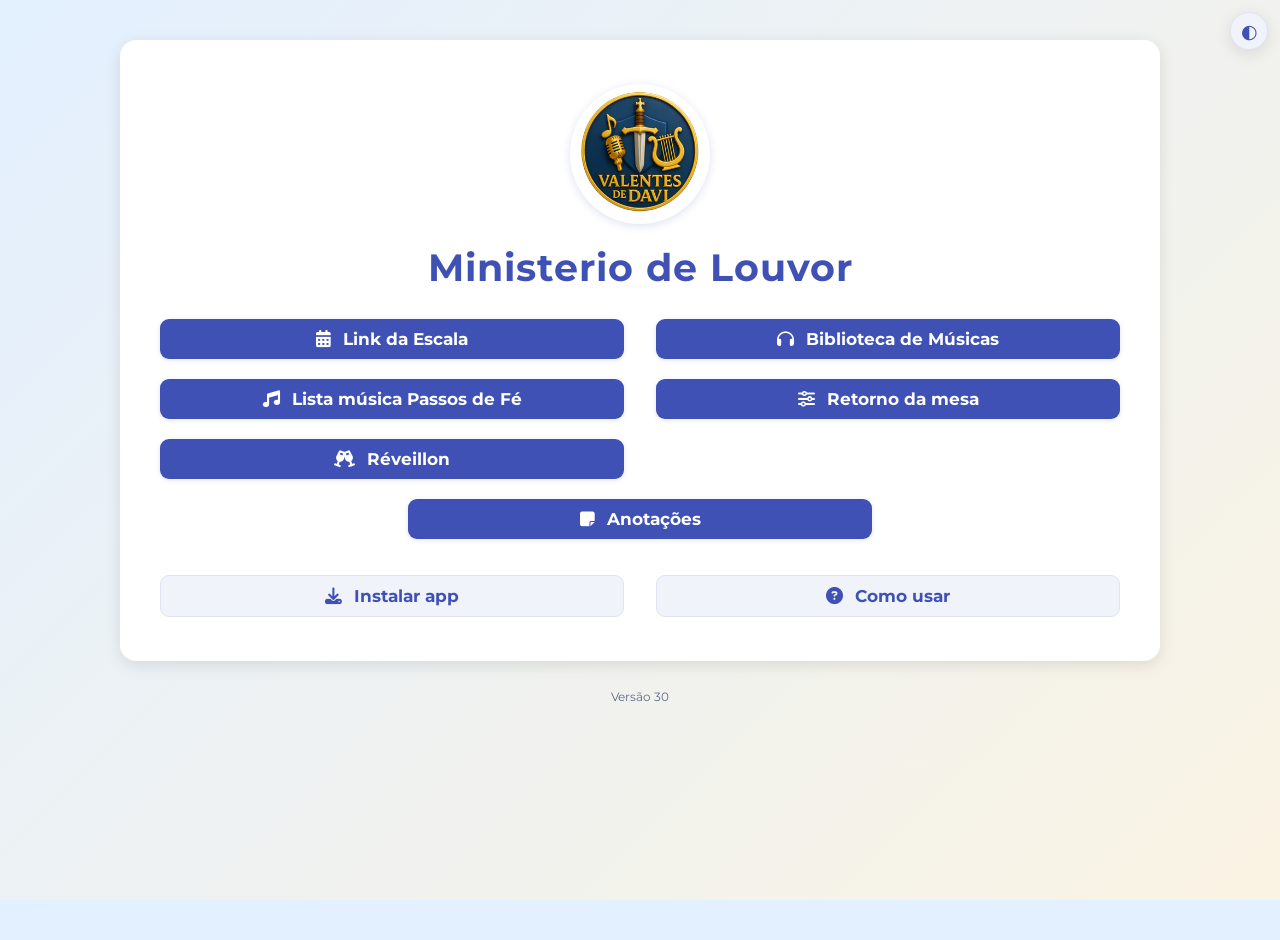
<file: index.html>
<!DOCTYPE html>
<html lang="pt-br">
<head>
  <meta charset="UTF-8" />
  <meta name="viewport" content="width=device-width, initial-scale=1" />
  <meta name="theme-color" content="#3f51b5">
  <link rel="manifest" href="manifest.webmanifest">
  <link rel="icon" type="image/png" href="icons/icon-192.png">
  <link rel="apple-touch-icon" href="icons/apple-touch-icon.png">
  <meta name="apple-mobile-web-app-capable" content="yes">
  <meta name="apple-mobile-web-app-title" content="Escala">
  <title>Ministerio de Louvor CEVD</title>
  <!-- Tipografia Moderna -->
  <link
    href="https://fonts.googleapis.com/css2?family=Plus+Jakarta+Sans:wght@500;600;700;800&display=swap"
    rel="stylesheet"
  />
  <link
    href="https://fonts.googleapis.com/css?family=Montserrat:400,500,600,700,800&display=swap"
    rel="stylesheet"
  />
  <!-- Ícones FontAwesome -->
  <link
    rel="stylesheet"
    href="https://cdnjs.cloudflare.com/ajax/libs/font-awesome/6.4.0/css/all.min.css"
  />
  <link rel="stylesheet" href="theme.css">
  <script src="theme.js"></script>
  <script src="site.js" defer></script>
  <script src="version.js"></script>
  <style>
    body {
      background: var(--bg);
      background-image: var(--page-bg);
      background-attachment: fixed;
      font-family: var(--font);
      margin: 0;
      padding: 0;
      color: var(--text);
      min-height: 100vh;
    }

    .wrapper {
      display: flex;
      max-width: 1400px;
      margin: 40px auto;
      gap: 40px;
      padding: 0 16px;
      box-sizing: border-box;
      justify-content: center;
      flex-wrap: wrap;
    }

    .container {
      background: var(--surface);
      box-shadow: var(--shadow);
      border-radius: var(--radius);
      padding: 32px 16px;
      animation: fadeIn 1.2s;
      flex: 1 1 600px;
      max-width: 600px;
      box-sizing: border-box;
      min-width: 280px;
    }

    .logo {
      display: block;
      margin: 0 auto 18px auto;
      max-width: 120px;
      border-radius: 50%;
      box-shadow: 0 2px 8px rgba(63, 81, 181, 0.17);
      background: var(--surface);
      animation: fadeIn 1.2s;
    }

    h1 {
      text-align: center;
      color: var(--brand-text);
      margin-bottom: 24px;
      margin-top: 0;
      font-weight: 700;
      letter-spacing: 1px;
      font-size: 2.1em;
      animation: fadeIn 1.4s;
    }

    .spreadsheet {
      text-align: center;
      margin-top: 32px;
      animation: fadeIn 2s;
    }

    .spreadsheet a,
    .spreadsheet button {
      background: var(--brand);
      padding: 10px 26px;
      border-radius: 9px;
      color: var(--on-brand);
      text-decoration: none;
      font-weight: bold;
      font-size: 1.05em;
      transition: background 0.2s, box-shadow 0.2s;
      box-shadow: 0 1px 5px rgba(63, 81, 181, 0.15);
      display: block;
      width: 100%;
      max-width: 320px;
      margin: 0 auto;
      box-sizing: border-box;
      border: 0;
      cursor: pointer;
      font-family: inherit;
      text-align: center;
    }

    .spreadsheet a i,
    .spreadsheet button i {
      margin-right: 7px;
    }

    .spreadsheet a:hover,
    .spreadsheet button:hover {
      background: var(--brand-dark);
      box-shadow: 0 4px 16px rgba(63, 81, 181, 0.25);
    }

    .spreadsheet .coral { background: var(--coral); }
    .spreadsheet .coral:hover { background: var(--coral-dark); }

    .spreadsheet .ghost {
      background: var(--surface-2);
      color: var(--brand-text);
      border: 1px solid var(--border);
      box-shadow: none;
    }
    .spreadsheet .ghost:hover { background: var(--brand-soft); }

    .spreadsheet a:focus-visible,
    .spreadsheet button:focus-visible,
    .close-btn:focus-visible,
    .music-link:focus-visible,
    .playlist-link:focus-visible {
      outline: 3px solid var(--brand-text);
      outline-offset: 3px;
    }

    .help {
      text-align: center;
      color: var(--muted);
      font-size: 0.85em;
      margin: 14px auto 0;
      max-width: 320px;
    }

    @keyframes fadeIn {
      from { opacity: 0; transform: translateY(25px); }
      to { opacity: 1; transform: translateY(0); }
    }

    @media (max-width: 960px) {
      .wrapper { gap: 24px; }
    }

    /* Desktop: o cartão cresce e os botões ficam em duas colunas */
    @media (min-width: 900px) {
      .container { flex: 1 1 auto; max-width: 1040px; display: grid; grid-template-columns: repeat(2, minmax(0, 1fr)); gap: 20px 32px; padding: 44px 40px; }
      .container > .logo, .container > h1, .container > .help { grid-column: 1 / -1; }
      .container .logo { max-width: 140px; margin-bottom: 0; }
      .container h1 { margin-bottom: 8px; font-size: 2.4em; }
      .container > .spreadsheet { margin-top: 0; }
      .container > .spreadsheet.ultimo { grid-column: 1 / -1; justify-self: center; width: calc(50% - 16px); }   /* última linha, centralizado entre as duas colunas */
      .spreadsheet a, .spreadsheet button { max-width: none; }
    }

    @media (max-width: 650px) {
      .wrapper { flex-direction: column; align-items: center; gap: 32px; }
      .container { max-width: 100%; flex-basis: auto; min-width: auto; }
    }

    /* Janela do Passos de Fé: mesmo visual do app Valentes Connected (creme, azul-marinho e dourado) */
    .music-modal {
      --ap-bg: #f7f1e6; --ap-surface: #f8f0e4; --ap-strong: #f3e8d8; --ap-muted: #ede0cb;
      --ap-border: rgba(120, 53, 15, 0.12); --ap-text: #1f2937; --ap-text-muted: #6b7280;
      --ap-brand: #1e3a8a; --ap-brand-text: #1e3a8a; --ap-brand-soft: rgba(30, 58, 138, 0.1);
      --ap-accent: #eab308; --ap-shadow: 0 18px 44px rgba(39, 26, 12, 0.2);
      display: none;
      position: fixed;
      inset: 0;
      background: rgba(15, 23, 42, 0.6);
      -webkit-backdrop-filter: blur(4px);
      backdrop-filter: blur(4px);
      z-index: 1000;
      overflow-y: auto;
      font-family: 'Plus Jakarta Sans', var(--font);
    }
    @media (prefers-color-scheme: dark) {
      :root:not([data-theme="light"]) .music-modal {
        --ap-bg: #08111f; --ap-surface: #0c1627; --ap-strong: #111f36; --ap-muted: #13233b;
        --ap-border: rgba(255, 255, 255, 0.09); --ap-text: #f8fafc; --ap-text-muted: #94a3b8;
        --ap-brand: #2447a8; --ap-brand-text: #7fb0ff; --ap-brand-soft: rgba(96, 165, 250, 0.14);
        --ap-shadow: 0 28px 80px rgba(2, 6, 23, 0.6);
      }
    }
    :root[data-theme="dark"] .music-modal {
      --ap-bg: #08111f; --ap-surface: #0c1627; --ap-strong: #111f36; --ap-muted: #13233b;
      --ap-border: rgba(255, 255, 255, 0.09); --ap-text: #f8fafc; --ap-text-muted: #94a3b8;
      --ap-brand: #2447a8; --ap-brand-text: #7fb0ff; --ap-brand-soft: rgba(96, 165, 250, 0.14);
      --ap-shadow: 0 28px 80px rgba(2, 6, 23, 0.6);
    }

    .modal-content {
      background-color: var(--ap-bg);
      background-image:
        radial-gradient(circle at top left, rgba(234, 179, 8, 0.12), transparent 30%),
        radial-gradient(circle at top right, rgba(30, 58, 138, 0.12), transparent 32%);
      color: var(--ap-text);
      margin: 16px auto;
      width: calc(100% - 32px);
      max-width: none;
      height: calc(100vh - 32px);
      height: calc(100dvh - 32px);
      overflow-y: auto;
      overscroll-behavior: contain;
      border: 1px solid var(--ap-border);
      border-radius: 2rem;
      box-shadow: var(--ap-shadow);
      animation: fadeIn 0.35s ease;
    }

    .modal-header {
      position: sticky;
      top: 0;
      z-index: 10;
      display: flex;
      flex-wrap: wrap;
      align-items: center;
      gap: 14px 16px;
      padding: 22px 26px;
      background: var(--ap-strong);
      border-bottom: 1px solid var(--ap-border);
      border-radius: 2rem 2rem 0 0;
    }
    .mh-icon {
      flex: none;
      width: 48px;
      height: 48px;
      display: grid;
      place-items: center;
      border-radius: 1rem;
      background: var(--ap-brand);
      color: #fff;
      font-size: 20px;
      box-shadow: 0 8px 20px rgba(30, 58, 138, 0.3);
    }
    .mh-text { flex: 1 1 200px; min-width: 0; }
    .mh-title {
      margin: 0;
      font-size: 1.3rem;
      font-weight: 800;
      text-transform: uppercase;
      letter-spacing: -0.01em;
      color: var(--ap-text);
    }
    .mh-sub {
      margin: 4px 0 0;
      display: flex;
      align-items: center;
      gap: 10px;
      flex-wrap: wrap;
      font-size: 0.68rem;
      font-weight: 700;
      text-transform: uppercase;
      letter-spacing: 0.14em;
      color: var(--ap-text-muted);
    }
    .mh-obs { margin: 6px 0 0; font-size: 12.5px; font-style: italic; color: var(--muted); letter-spacing: 0; text-transform: none; }
    .mh-count {
      padding: 3px 11px;
      border-radius: 999px;
      border: 1px solid rgba(30, 58, 138, 0.22);
      background: var(--ap-brand-soft);
      color: var(--ap-brand-text);
      letter-spacing: 0.1em;
    }
    .close-btn {
      flex: none;
      width: 40px;
      height: 40px;
      display: inline-flex;
      align-items: center;
      justify-content: center;
      border: 1px solid var(--ap-border);
      border-radius: 0.75rem;
      background: var(--ap-muted);
      color: var(--ap-text-muted);
      font-size: 16px;
      cursor: pointer;
      box-shadow: 0 1px 2px rgba(15, 23, 42, 0.06);
      transition: color 0.2s, background-color 0.2s, transform 0.2s;
    }
    .close-btn:hover { color: var(--ap-brand-text); background: var(--ap-surface); }
    .close-btn:active { transform: scale(0.96); }
    .mh-actions { flex: 1 1 100%; display: flex; flex-wrap: wrap; gap: 10px; }
    .playlist-link,
    .more-link {
      display: inline-flex;
      align-items: center;
      gap: 8px;
      padding: 10px 18px;
      border-radius: 999px;
      font-size: 0.68rem;
      font-weight: 800;
      text-transform: uppercase;
      letter-spacing: 0.1em;
      text-decoration: none;
      transition: transform 0.2s, box-shadow 0.2s, background-color 0.2s;
    }
    .playlist-link { background: var(--ap-accent); color: #1f2937; box-shadow: 0 6px 16px rgba(234, 179, 8, 0.35); }
    .playlist-link:hover { transform: translateY(-2px); box-shadow: 0 10px 22px rgba(234, 179, 8, 0.45); }
    .more-link { background: var(--ap-muted); color: var(--ap-text-muted); border: 1px solid var(--ap-border); }
    .more-link:hover { background: var(--ap-surface); color: var(--ap-brand-text); }

    .music-list {
      padding: 22px 26px 28px;
      display: grid;
      grid-template-columns: repeat(auto-fill, minmax(280px, 1fr));
      gap: 14px;
    }
    .music-empty { grid-column: 1 / -1; text-align: center; color: var(--ap-text-muted); margin: 20px 0; }

    .music-item {
      background: var(--ap-surface);
      border: 1px solid var(--ap-border);
      border-radius: 1.25rem;
      overflow: hidden;
      box-shadow: 0 1px 2px rgba(15, 23, 42, 0.06);
      transition: transform 0.2s, box-shadow 0.2s;
    }
    .music-item:hover { transform: translateY(-3px); box-shadow: 0 14px 30px rgba(15, 23, 42, 0.14); }
    .mi-top {
      display: flex;
      align-items: center;
      gap: 12px;
      padding: 14px;
      border-bottom: 1px solid var(--ap-border);
    }
    .mi-icon {
      flex: none;
      width: 40px;
      height: 40px;
      display: grid;
      place-items: center;
      border-radius: 0.75rem;
      background: var(--ap-brand);
      color: #fff;
      font-size: 14px;
    }
    .mi-text { flex: 1; min-width: 0; }
    .music-title {
      font-size: 0.78rem;
      font-weight: 800;
      text-transform: uppercase;
      line-height: 1.25;
      color: var(--ap-text);
      overflow-wrap: anywhere;
    }
    .music-artist { margin-top: 3px; font-size: 0.7rem; font-weight: 600; color: var(--ap-text-muted); }
    .mi-num {
      flex: none;
      width: 32px;
      height: 32px;
      display: grid;
      place-items: center;
      border-radius: 0.6rem;
      background: var(--ap-muted);
      font-size: 0.7rem;
      font-weight: 800;
      color: var(--ap-text-muted);
      font-variant-numeric: tabular-nums;
    }
    .music-links { display: grid; grid-template-columns: repeat(4, 1fr); gap: 6px; padding: 12px 14px 14px; }
    .music-link {
      display: flex;
      align-items: center;
      justify-content: center;
      padding: 10px 0;
      border-radius: 0.6rem;
      background: var(--ap-strong);
      border: 1px solid var(--ap-border);
      font-size: 13px;
      text-decoration: none;
      transition: transform 0.2s, box-shadow 0.2s, background-color 0.2s, color 0.2s, border-color 0.2s;
    }
    .music-link:hover { transform: scale(1.08); box-shadow: 0 6px 14px rgba(15, 23, 42, 0.18); color: #fff; }
    .music-link.yt { color: #dc2626; }
    .music-link.sp { color: #16a34a; }
    .music-link.lt { color: #2563eb; }
    .music-link.cf { color: #9333ea; }
    .music-link.yt:hover { background: #dc2626; border-color: #dc2626; }
    .music-link.sp:hover { background: #16a34a; border-color: #16a34a; }
    .music-link.lt:hover { background: #2563eb; border-color: #2563eb; }
    .music-link.cf:hover { background: #9333ea; border-color: #9333ea; }

    /* Desktop: a janela usa a tela toda; o cabeçalho vira uma linha só e a lista ganha mais colunas */
    @media (min-width: 900px) {
      .modal-header { flex-wrap: nowrap; padding: 22px 32px; }
      .mh-text { order: 1; }
      .mh-actions { order: 2; flex: none; }
      .close-btn { order: 3; }
      .music-list { padding: 28px 32px 36px; gap: 16px; }
    }
    @media (min-width: 1400px) {
      .mh-title { font-size: 1.6rem; }
      .music-title { font-size: 0.85rem; }
      .music-artist { font-size: 0.76rem; }
      .music-list { grid-template-columns: repeat(auto-fill, minmax(320px, 1fr)); }
    }

    /* Celular: folha em tela cheia, uma coluna, botões fáceis de tocar e respeitando a área segura */
    @media (max-width: 640px) {
      .modal-content { margin: 0; width: 100%; height: 100vh; height: 100dvh; border: 0; border-radius: 0; }
      .modal-header { padding: max(14px, env(safe-area-inset-top)) 14px 14px; border-radius: 0; gap: 12px; }
      .mh-icon { width: 42px; height: 42px; font-size: 17px; }
      .mh-title { font-size: 1.1rem; }
      .mh-actions { gap: 8px; }
      .playlist-link, .more-link { flex: 1 1 100%; justify-content: center; padding: 12px 16px; }
      .music-list { padding: 14px 14px max(24px, env(safe-area-inset-bottom)); grid-template-columns: 1fr; gap: 12px; }
      .music-link { padding: 13px 0; font-size: 15px; }
    }
    /* Instalar app e Como usar: lado a lado, na última linha e um pouco separados dos outros */
    .rodape { display: flex; justify-content: center; gap: 10px; margin-top: 36px; }
    .rodape .spreadsheet { margin-top: 0; flex: 1 1 0; min-width: 0; max-width: 200px; }
    .rodape .spreadsheet a, .rodape .spreadsheet button { padding-left: 10px; padding-right: 10px; max-width: none; }
    @media (min-width: 900px) {
      .container > .rodape { grid-column: 1 / -1; gap: 32px; margin-top: 16px; }
      .rodape .spreadsheet { flex: 0 1 calc(50% - 16px); max-width: none; }
    }
    .versao { flex: 1 1 100%; text-align: center; margin: -12px 0 0; font-size: 12px; color: var(--muted); }
  </style>
</head>
<body>
  <button type="button" class="theme-btn theme-fab" data-theme-toggle></button>
  <div class="wrapper">
    <!-- Ministério Louvor -->
    <div class="container">
      <img src="logo louvor.png" alt="Logo Valentes de Davi" class="logo" />
      <h1>Ministerio de Louvor</h1>

      <div class="spreadsheet">
        <a
          href="escala/"
        >
          <i class="fa-solid fa-calendar-days"></i> Link da Escala
        </a>
      </div>

      <div class="spreadsheet">
        <a
          href="musicas/biblioteca-musicas.html"
        >
          <i class="fa-solid fa-headphones"></i> Biblioteca de Músicas
        </a>
      </div>

      <div class="spreadsheet">
        <button type="button" id="openMusic" aria-haspopup="dialog">
          <i class="fa-solid fa-music"></i> Lista música Passos de Fé
        </button>
      </div>

      <div class="spreadsheet">
        <a href="retorno/">
          <i class="fa-solid fa-sliders"></i> Retorno da mesa
        </a>
      </div>

      <div class="spreadsheet">
        <a href="reveillon/">
          <i class="fa-solid fa-champagne-glasses"></i> Réveillon
        </a>
      </div>

      <div class="spreadsheet ultimo">
        <a href="anotacoes/">
          <i class="fa-solid fa-note-sticky"></i> Anotações
        </a>
      </div>

      <div class="rodape">
        <div class="spreadsheet" id="installBox">
          <button type="button" id="install" class="ghost"><i class="fa-solid fa-download"></i> Instalar app</button>
        </div>
        <div class="spreadsheet">
          <a href="como-usar/" class="ghost">
            <i class="fa-solid fa-circle-question"></i> Como usar
          </a>
        </div>
      </div>
      <p class="help" id="installHelp" hidden>Para instalar: no Chrome ou Edge, abra o menu do navegador (⋮) e toque em "Instalar app" ou "Adicionar à tela inicial". No iPhone, toque em Compartilhar e depois em "Adicionar à Tela de Início".</p>
    </div>
    <p class="versao" id="versao" aria-label="Versão do site"></p>
  </div>

  <!-- Modal de Músicas -->
  <div id="musicModal" class="music-modal" role="dialog" aria-modal="true" aria-labelledby="musicModalTitle">
    <div class="modal-content">
      <div class="modal-header">
        <span class="mh-icon" aria-hidden="true"><i class="fa-solid fa-music"></i></span>
        <div class="mh-text">
          <h2 id="musicModalTitle" class="mh-title">Passos de Fé</h2>
          <p class="mh-sub">Lista de músicas <span class="mh-count" id="musicCount"></span></p>
          <p class="mh-obs">Obs.: lista de músicas feita pelo pastor Linnyson</p>
        </div>
        <button class="close-btn" id="closeMusic" type="button" aria-label="Fechar"><i class="fa-solid fa-xmark" aria-hidden="true"></i></button>
        <div class="mh-actions">
          <a href="https://music.youtube.com/playlist?list=PLXBrOMx1jKOD9VeCl7CZ34H29x4gSOY9n&si=ZlGxVbCV6Nu5wPfF" target="_blank" rel="noopener noreferrer" class="playlist-link"><i class="fa-brands fa-youtube" aria-hidden="true"></i> Playlist no YouTube Music</a>
          <a href="musicas/biblioteca-musicas.html?tema=Passos%20de%20F%C3%A9" class="more-link"><i class="fa-solid fa-book-open" aria-hidden="true"></i> Todas do tema na Biblioteca</a>
        </div>
      </div>

      <div class="music-list" id="musicList"><p class="music-empty" id="musicEmpty">Carregando a lista…</p></div>
    </div>
  </div>

  <script>
    // Lista do Passos de Fé: a ordem vem de passos-de-fe.json e cada música é buscada na Biblioteca de Músicas
    // (nome e cantor oficiais). Os links de letra e cifra do arquivo continuam valendo.
    var BIB_URL = 'https://ipdrbhkzluuwjulkhjkd.supabase.co/functions/v1/biblioteca-musicas';
    function nrm(t) { return String(t || '').normalize('NFD').replace(/[̀-ͯ]/g, '').toLowerCase().replace(/[^a-z0-9 ]/g, ' ').replace(/\s+/g, ' ').trim(); }
    function dist(a, b) {
      var prev = [], i, j;
      for (j = 0; j <= b.length; j++) prev[j] = j;
      for (i = 1; i <= a.length; i++) {
        var cur = [i];
        for (j = 1; j <= b.length; j++) cur[j] = Math.min(prev[j] + 1, cur[j - 1] + 1, prev[j - 1] + (a.charAt(i - 1) === b.charAt(j - 1) ? 0 : 1));
        prev = cur;
      }
      return prev[b.length];
    }
    function mesmoCantor(a, b) {
      a = nrm(a); b = nrm(b);
      return a === b || a.indexOf(b) >= 0 || b.indexOf(a) >= 0 || dist(a, b) <= 2;
    }
    function achaNaBiblioteca(item, lib) {
      var t = nrm(item.musica);
      return lib.filter(function (l) { return nrm(l.musica) === t && mesmoCantor(l.cantor, item.cantor); })[0] || null;
    }
    function lerBiblioteca() {
      return fetch(BIB_URL, { cache: 'no-store' }).then(function (r) {
        if (!r.ok) throw new Error('http ' + r.status);
        return r.json();
      }).then(function (j) {
        try { localStorage.setItem('passos-lib', JSON.stringify(j.musicas)); } catch (e) {}
        return j.musicas;
      }).catch(function () {
        try { return JSON.parse(localStorage.getItem('passos-lib') || 'null') || []; } catch (e) { return []; }
      });
    }
    function carregarPassosDeFe() {
      var box = document.getElementById('musicList');
      Promise.all([
        fetch('passos-de-fe.json').then(function (r) { if (!r.ok) throw new Error('http ' + r.status); return r.json(); }),
        lerBiblioteca()
      ]).then(function (res) {
        var lista = res[0].musicas || [], lib = res[1];
        box.textContent = '';
        document.getElementById('musicCount').textContent = lista.length + ' músicas';
        lista.forEach(function (m, i) {
          var oficial = achaNaBiblioteca(m, lib) || m;
          var q = encodeURIComponent(oficial.musica + ' ' + oficial.cantor);
          var yt = 'https://www.youtube.com/results?search_query=' + q;
          var item = document.createElement('div'); item.className = 'music-item';
          var top = document.createElement('div'); top.className = 'mi-top';
          var icon = document.createElement('div'); icon.className = 'mi-icon';
          icon.innerHTML = '<i class="fa-solid fa-music" aria-hidden="true"></i>';
          var txt = document.createElement('div'); txt.className = 'mi-text';
          var t = document.createElement('div'); t.className = 'music-title'; t.textContent = oficial.musica;
          var a = document.createElement('div'); a.className = 'music-artist'; a.textContent = oficial.cantor;
          txt.appendChild(t); txt.appendChild(a);
          var num = document.createElement('div'); num.className = 'mi-num'; num.textContent = i + 1;
          top.appendChild(icon); top.appendChild(txt); top.appendChild(num);
          var links = document.createElement('div'); links.className = 'music-links';
          [['yt', 'YouTube', 'fa-brands fa-youtube', yt],
           ['sp', 'Spotify', 'fa-brands fa-spotify', m.spotify || 'https://open.spotify.com/search/' + q],
           ['lt', 'Letra', 'fa-solid fa-microphone-lines', m.letra || 'https://www.letras.mus.br/?q=' + q],
           ['cf', 'Cifra', 'fa-solid fa-guitar', m.cifra || 'https://www.cifraclub.com.br/?q=' + q]].forEach(function (k) {
            var l = document.createElement('a');
            l.href = k[3]; l.target = '_blank'; l.rel = 'noopener noreferrer'; l.className = 'music-link ' + k[0];
            l.title = k[1]; l.setAttribute('aria-label', k[1] + ': ' + oficial.musica);
            l.innerHTML = '<i class="' + k[2] + '" aria-hidden="true"></i>';
            links.appendChild(l);
          });
          item.appendChild(top); item.appendChild(links);
          box.appendChild(item);
        });
      }).catch(function () {
        box.textContent = '';
        var p = document.createElement('p'); p.className = 'music-empty';
        p.textContent = 'Não consegui carregar a lista agora. Tente de novo mais tarde.';
        box.appendChild(p);
      });
    }
    carregarPassosDeFe();

    var musicModal = document.getElementById('musicModal');
    var openBtn = document.getElementById('openMusic');
    var closeBtn = document.getElementById('closeMusic');

    function openMusicModal() {
      musicModal.style.display = 'block';
      document.body.style.overflow = 'hidden';
      closeBtn.focus();
    }

    function closeMusicModal() {
      musicModal.style.display = 'none';
      document.body.style.overflow = 'auto';
      openBtn.focus();
    }

    openBtn.addEventListener('click', openMusicModal);
    closeBtn.addEventListener('click', closeMusicModal);

    // Fechar modal ao clicar fora do conteúdo
    musicModal.addEventListener('click', function (event) {
      if (event.target === musicModal) closeMusicModal();
    });

    document.addEventListener('keydown', function (event) {
      if (musicModal.style.display !== 'block') return;
      if (event.key === 'Escape') { closeMusicModal(); return; }
      if (event.key === 'Tab') {
        // mantém o foco dentro do modal
        var items = musicModal.querySelectorAll('a[href], button');
        var first = items[0], last = items[items.length - 1];
        if (event.shiftKey && document.activeElement === first) { event.preventDefault(); last.focus(); }
        else if (!event.shiftKey && document.activeElement === last) { event.preventDefault(); first.focus(); }
      }
    });
  </script>
  <script>document.getElementById('versao').textContent = 'Versão ' + (window.SITE_VERSAO || '');</script>
</body>
</html>
</file>
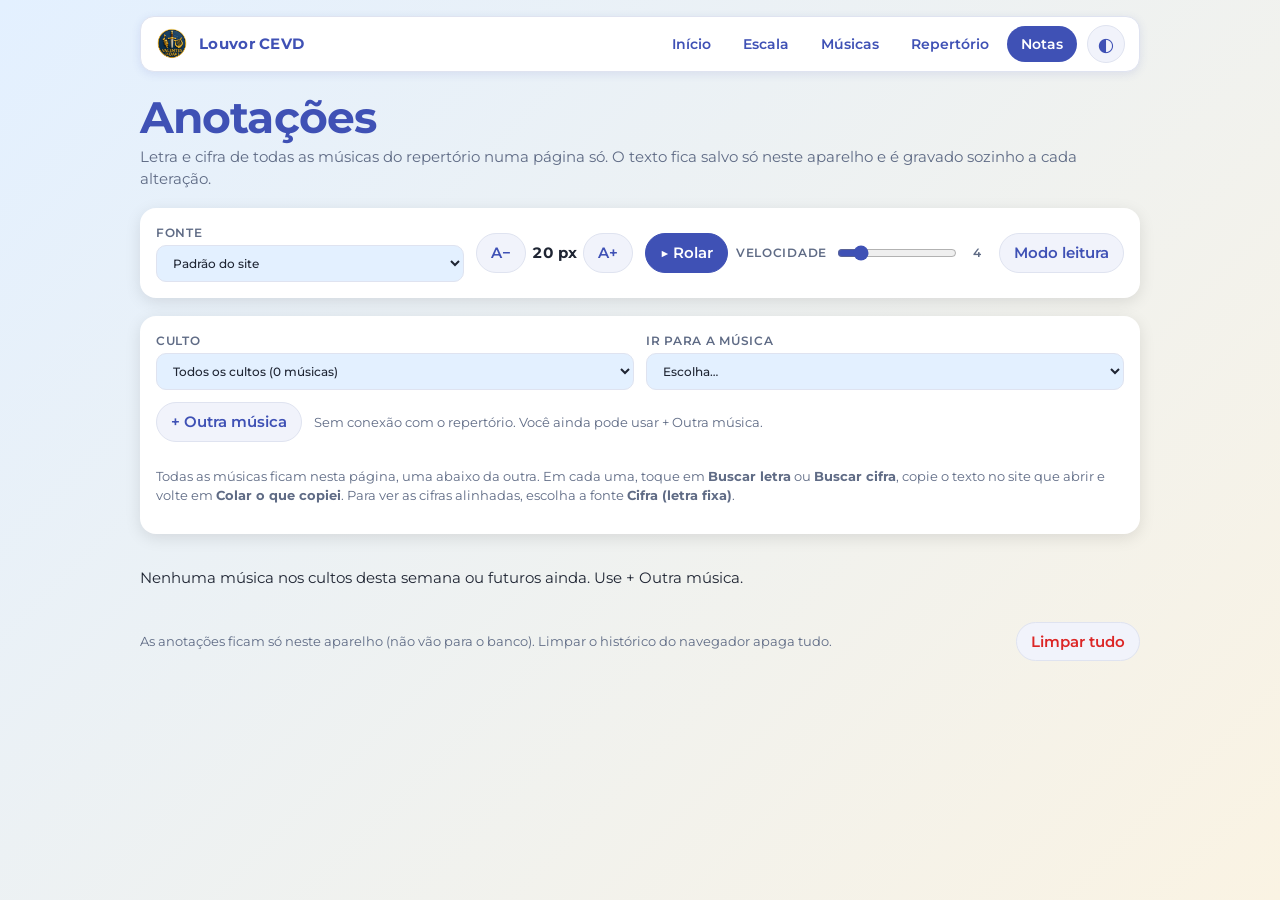
<file: anotacoes/index.html>
<!doctype html>
<html lang="pt-BR">
<head>
<meta charset="utf-8">
<meta name="viewport" content="width=device-width, initial-scale=1">
<meta name="theme-color" content="#3f51b5">
<link rel="manifest" href="../manifest.webmanifest">
<link rel="icon" type="image/png" href="../icons/icon-192.png">
<link rel="apple-touch-icon" href="../icons/apple-touch-icon.png">
<meta name="apple-mobile-web-app-capable" content="yes">
<meta name="apple-mobile-web-app-title" content="Escala">
<title>Anotações</title>
<link rel="stylesheet" href="https://fonts.googleapis.com/css?family=Montserrat:400,500,600,700,800&display=swap">
<link rel="stylesheet" href="../theme.css">
<script src="../theme.js"></script>
<script src="../site.js" defer></script>
<style>
* { box-sizing: border-box; }
body { margin: 0; background: var(--bg); background-image: var(--page-bg); background-attachment: fixed; color: var(--text); font-family: var(--font); font-size: 15px; line-height: 1.45; min-height: 100vh; padding: 16px clamp(16px, 3vw, 40px) 60px; }
.wrap { max-width: 1000px; margin: 0 auto; display: flex; flex-direction: column; gap: 18px; }
header { display: flex; flex-direction: column; gap: 6px; }
h1 { color: var(--brand-text); font-weight: 700; font-size: clamp(30px, 6vw, 44px); line-height: 1.05; margin: 0; letter-spacing: -0.02em; }
.sub { color: var(--muted); margin: 0; }
.painel { background: var(--surface); box-shadow: var(--shadow); border-radius: var(--radius); padding: 16px; display: grid; gap: 12px; }
.linha { display: flex; flex-wrap: wrap; gap: 8px 12px; align-items: center; }
.linha .grow { flex: 1 1 220px; min-width: 0; }
label.f { display: grid; gap: 4px; font-size: 12px; font-weight: 600; color: var(--muted); text-transform: uppercase; letter-spacing: .06em; }
select, button, input[type=range] { font: inherit; color: inherit; }
select { width: 100%; padding: 9px 12px; border-radius: 10px; border: 1px solid var(--border); background: var(--bg); color: var(--text); text-transform: none; letter-spacing: 0; font-weight: 500; }
.btn { text-decoration: none; display: inline-block; font-weight: 600; border: 1px solid var(--border); background: var(--surface-2); color: var(--brand-text); border-radius: 999px; padding: 8px 14px; cursor: pointer; }
.btn:hover { background: var(--brand-soft); }
.btn.primary { background: var(--brand); border-color: var(--brand); color: var(--on-brand); }
.btn.danger { color: #dc2626; }
.btn:disabled { opacity: .5; cursor: default; }
.btn:focus-visible, select:focus-visible, textarea:focus-visible, input:focus-visible { outline: 2px solid var(--brand-text); outline-offset: 2px; }
.tam { display: inline-flex; align-items: center; gap: 6px; }
.tam output { min-width: 44px; text-align: center; font-weight: 700; font-variant-numeric: tabular-nums; }
.vel { display: inline-flex; align-items: center; gap: 8px; }
.vel input { width: 120px; accent-color: var(--brand); }
.status { font-size: 13px; color: var(--muted); min-height: 1.2em; }
.status.ok { color: #059669; }
.titulo-musica { display: flex; flex-wrap: wrap; align-items: baseline; gap: 4px 12px; }
.titulo-musica h2 { margin: 0; font-size: 22px; color: var(--brand-text); }
.titulo-musica span { color: var(--muted); }
.nav-musicas { display: flex; gap: 8px; align-items: center; }
.nav-musicas select { flex: 1 1 auto; }
.ajuda { font-size: 13px; color: var(--muted); }
.ajuda a { color: var(--brand-text); font-weight: 600; }
.grupo-titulo { margin: 8px 0 0; font-size: 13px; font-weight: 700; text-transform: uppercase; letter-spacing: .08em; color: var(--muted); }
.musica { background: var(--surface); box-shadow: var(--shadow); border-radius: var(--radius); padding: 16px; display: grid; gap: 10px; scroll-margin-top: 12px; }
.musica-topo { display: flex; flex-wrap: wrap; align-items: baseline; gap: 2px 12px; }
.musica-topo h3 { margin: 0; font-size: 22px; color: var(--brand-text); }
.musica-topo span { color: var(--muted); }
.ferramentas { display: flex; flex-wrap: wrap; gap: 8px; }
.ferramentas .btn { padding: 5px 12px; font-size: 13px; }
.texto { width: 100%; min-height: 160px; padding: 14px; border-radius: 12px; border: 1px solid var(--border); background: var(--bg); color: var(--text); resize: none; overflow: hidden; line-height: 1.55; white-space: pre-wrap; display: block; }
.texto.mono { white-space: pre; overflow-x: auto; }
.leitura .texto { border-color: transparent; background: transparent; padding: 4px 2px; min-height: 0; }
.leitura .musica { box-shadow: none; background: transparent; padding: 18px 0 8px; border-top: 1px solid var(--border); border-radius: 0; }
.leitura .musica.vazia, .leitura .grupo-titulo.vazio { display: none; }
.leitura .ferramentas, .leitura .so-edicao, .leitura header, .leitura .nao-leitura { display: none !important; }
.leitura .musica-topo h3 { font-size: 1.15em; }
.leitura .painel.vazio-msg { color: var(--muted); text-align: center; padding: 18px; }
.dica-leitura { text-align: center; color: var(--muted); font-size: 13px; }
@media (max-width: 560px) { .painel { padding: 12px; gap: 8px; } .vel input { width: 90px; } .btn { padding: 7px 12px; } label.f { font-size: 11px; } }
</style>
</head>
<body>
<div class="wrap" id="app">
  <nav class="site-nav rounded nao-leitura" aria-label="Menu principal">
    <div class="site-nav-in">
      <a class="site-brand" href="../"><img src="../logo%20louvor.png" alt="" width="34" height="34"><span>Louvor CEVD</span></a>
      <div class="site-links"><a href="../">Início</a><a href="../escala/">Escala</a><a href="../musicas/biblioteca-musicas.html">Músicas</a><a href="../musicas/repertorio.html">Repertório</a><a href="./" aria-current="page">Notas</a></div>
      <button type="button" class="theme-btn" data-theme-toggle></button>
    </div>
  </nav>
  <header>
    <h1>Anotações</h1>
    <p class="sub">Letra e cifra de todas as músicas do repertório numa página só. O texto fica salvo só neste aparelho e é gravado sozinho a cada alteração.</p>
  </header>

  <section class="painel barra-fixa" aria-label="Ajustes de leitura">
    <div class="linha">
      <label class="f grow">Fonte
        <select id="fonte">
          <option value="montserrat">Padrão do site</option>
          <option value="arial">Arial</option>
          <option value="georgia">Serifada (Georgia)</option>
          <option value="mono">Cifra (letra fixa)</option>
        </select>
      </label>
      <div class="tam" role="group" aria-label="Tamanho da letra">
        <button type="button" class="btn" id="menos" aria-label="Diminuir a letra">A−</button>
        <output id="tamTxt" aria-live="polite"></output>
        <button type="button" class="btn" id="mais" aria-label="Aumentar a letra">A+</button>
      </div>
      <div class="vel">
        <button type="button" class="btn primary" id="rolar" aria-pressed="false">▶ Rolar</button>
        <label class="f" style="grid-auto-flow:column;align-items:center;gap:8px">Velocidade <input type="range" id="vel" min="1" max="20" step="1" aria-label="Velocidade da rolagem"><output id="velTxt" style="min-width:20px;text-align:center"></output></label>
      </div>
      <button type="button" class="btn" id="leitura">Modo leitura</button>
    </div>
  </section>

  <section class="painel nao-leitura" id="escolha">
    <div class="linha">
      <label class="f grow">Culto
        <select id="culto" aria-label="Mostrar músicas de qual culto"></select>
      </label>
      <label class="f grow">Ir para a música
        <select id="ir" aria-label="Ir para a música"></select>
      </label>
    </div>
    <div class="linha">
      <button type="button" class="btn" id="outra">+ Outra música</button>
      <span class="status" id="apiMsg"></span>
      <span class="status" id="salvo" role="status" aria-live="polite"></span>
    </div>
    <p class="ajuda">Todas as músicas ficam nesta página, uma abaixo da outra. Em cada uma, toque em <b>Buscar letra</b> ou <b>Buscar cifra</b>, copie o texto no site que abrir e volte em <b>Colar o que copiei</b>. Para ver as cifras alinhadas, escolha a fonte <b>Cifra (letra fixa)</b>.</p>
  </section>

  <main id="lista" aria-label="Músicas e anotações"></main>

  <div class="linha nao-leitura" style="justify-content:space-between">
    <span class="ajuda">As anotações ficam só neste aparelho (não vão para o banco). Limpar o histórico do navegador apaga tudo.</span>
    <button type="button" class="btn danger" id="limparTudo">Limpar tudo</button>
  </div>
</div>
<script>
var API_URL = "https://ipdrbhkzluuwjulkhjkd.supabase.co/functions/v1/repertorio-publico";
var KEY = "anotacoes.v1", KEY_API = "anotacoes.api";
var FONTES = {
  montserrat: '"Montserrat", "Segoe UI", system-ui, sans-serif',
  arial: 'Arial, Helvetica, sans-serif',
  georgia: 'Georgia, "Times New Roman", serif',
  mono: 'ui-monospace, "Cascadia Mono", Consolas, "Courier New", monospace'
};
function $(id) { return document.getElementById(id); }
function norm(t) { return String(t || "").normalize("NFD").replace(/[̀-ͯ]/g, "").toLowerCase().replace(/\s+/g, " ").trim(); }
function chave(t, c) { return norm(t) + "|" + norm(c); }

// ---------- armazenamento local ----------
var dados = { config: { fonte: "montserrat", tam: 20, vel: 4, leitura: false, v: 2 }, notas: {}, extras: [] };
try { var salvo = JSON.parse(localStorage.getItem(KEY) || "null"); if (salvo) { dados.config = Object.assign(dados.config, salvo.config || {}); dados.notas = salvo.notas || {}; dados.extras = salvo.extras || []; } } catch (e) {}
if (dados.config.v !== 2) { dados.config.vel = 4; dados.config.v = 2; }   // a escala da velocidade mudou (agora mais lenta)
function gravar() { try { localStorage.setItem(KEY, JSON.stringify(dados)); return true; } catch (e) { return false; } }

// ---------- lista de músicas (repertório do app + as que a pessoa adicionou) ----------
var grupos = [];   // [{rotulo, data, itens:[{k,t,c}]}] - cada música aparece uma vez (a anotação é a mesma em qualquer culto)
function dataCurta(iso) { var p = String(iso || "").split("-"); return p.length === 3 ? p[2] + "/" + p[1] : ""; }
function montaLista(api) {
  grupos = [];
  // só os cultos da semana (a partir de segunda-feira) e os futuros
  var agora = new Date(), seg = new Date(agora.getFullYear(), agora.getMonth(), agora.getDate() - ((agora.getDay() + 6) % 7));
  var desde = seg.getFullYear() + "-" + ("0" + (seg.getMonth() + 1)).slice(-2) + "-" + ("0" + seg.getDate()).slice(-2);
  var proximos = [], vistos = {};
  ((api && api.repertorios) || []).forEach(function (r) {
    if (!r.culto || !r.itens || !r.itens.length) return;
    var g = { rotulo: dataCurta(r.culto.data) + (r.culto.horario ? " " + r.culto.horario : "") + " · " + (r.culto.nome || "Culto"), data: r.culto.data || "", itens: r.itens.map(function (i) { return { k: chave(i.musica, i.cantor), t: i.musica, c: i.cantor || "" }; }) };
    if (g.data >= desde) proximos.push(g);
  });
  proximos.sort(function (a, b) { return a.data < b.data ? -1 : 1; });
  proximos.forEach(function (g) {
    g.itens = g.itens.filter(function (i) { if (vistos[i.k]) return false; vistos[i.k] = 1; return true; });
    if (g.itens.length) grupos.push(g);
  });
  var outras = [];
  dados.extras.forEach(function (e) { var k = chave(e.t, e.c); if (!vistos[k]) { vistos[k] = 1; outras.push({ k: k, t: e.t, c: e.c || "" }); } });
  // as anotações de músicas que saíram da lista continuam guardadas no aparelho e voltam quando a música entrar num repertório
  if (outras.length) grupos.push({ rotulo: "Outras músicas", data: "", itens: outras });
}
function todas() { var l = []; grupos.forEach(function (g) { g.itens.forEach(function (i) { l.push(i); }); }); return l; }
function itemPorK(k) { return todas().filter(function (i) { return i.k === k; })[0] || null; }
function rotuloOpcao(i) { return (dados.notas[i.k] && dados.notas[i.k].texto ? "● " : "○ ") + i.t + (i.c ? " — " + i.c : ""); }

// ---------- página única com todas as músicas ----------
var filtroCulto = "todos";
function idSecao(k) { return "m-" + k.replace(/[^a-z0-9]+/g, "-"); }
function ajustaAltura(t) { t.style.height = "auto"; t.style.height = Math.max(t.scrollHeight + 4, dados.config.leitura ? 0 : 160) + "px"; }
function ajustaTodas() { [].forEach.call(document.querySelectorAll(".texto"), ajustaAltura); }
function desenhaFiltros() {
  var c = $("culto"); c.textContent = "";
  var o = document.createElement("option"); o.value = "todos"; o.textContent = "Todos os cultos (" + todas().length + " músicas)"; c.appendChild(o);
  grupos.forEach(function (g, idx) { var op = document.createElement("option"); op.value = String(idx); op.textContent = g.rotulo + " (" + g.itens.length + ")"; c.appendChild(op); });
  if (filtroCulto !== "todos" && !grupos[+filtroCulto]) filtroCulto = "todos";
  c.value = filtroCulto;
}
function atualizaIr() {
  var ir = $("ir"); ir.textContent = "";
  var o = document.createElement("option"); o.value = ""; o.textContent = "Escolha…"; ir.appendChild(o);
  grupos.forEach(function (g, idx) {
    if (filtroCulto !== "todos" && String(idx) !== filtroCulto) return;
    g.itens.forEach(function (i) { var op = document.createElement("option"); op.value = i.k; op.textContent = rotuloOpcao(i); ir.appendChild(op); });
  });
}
function desenhaTudo() {
  var box = $("lista"); box.textContent = "";
  var n = 0;
  grupos.forEach(function (g, idx) {
    if (filtroCulto !== "todos" && String(idx) !== filtroCulto) return;
    var tit = document.createElement("h2"); tit.className = "grupo-titulo"; tit.textContent = g.rotulo; tit.dataset.grupo = idx;
    box.appendChild(tit);
    var algum = false;
    g.itens.forEach(function (i) {
      n++;
      var tem = !!(dados.notas[i.k] && dados.notas[i.k].texto);
      if (tem) algum = true;
      var art = document.createElement("article"); art.className = "musica" + (tem ? "" : " vazia"); art.id = idSecao(i.k); art.dataset.k = i.k;
      var topo = document.createElement("div"); topo.className = "musica-topo";
      var h3 = document.createElement("h3"); h3.textContent = i.t; topo.appendChild(h3);
      if (i.c) { var sp = document.createElement("span"); sp.textContent = i.c; topo.appendChild(sp); }
      art.appendChild(topo);
      var fer = document.createElement("div"); fer.className = "ferramentas";
      var q = (i.t + " " + i.c).trim();
      var bl = document.createElement("a"); bl.className = "btn"; bl.target = "_blank"; bl.rel = "noopener noreferrer"; bl.textContent = "Buscar letra"; bl.href = "https://www.letras.mus.br/?q=" + encodeURIComponent(q);
      var bc = document.createElement("a"); bc.className = "btn"; bc.target = "_blank"; bc.rel = "noopener noreferrer"; bc.textContent = "Buscar cifra"; bc.href = "https://www.cifraclub.com.br/?q=" + encodeURIComponent(q);
      var cp = document.createElement("button"); cp.type = "button"; cp.className = "btn"; cp.dataset.acao = "colar"; cp.textContent = "Colar o que copiei";
      var lm = document.createElement("button"); lm.type = "button"; lm.className = "btn danger"; lm.dataset.acao = "limpar"; lm.textContent = "Limpar";
      [bl, bc, cp, lm].forEach(function (x) { fer.appendChild(x); });
      art.appendChild(fer);
      var ta = document.createElement("textarea"); ta.className = "texto"; ta.spellcheck = false; ta.setAttribute("aria-label", "Anotação: " + i.t);
      ta.placeholder = "Cole ou escreva aqui a letra ou a cifra desta música…"; ta.value = tem ? dados.notas[i.k].texto : "";
      art.appendChild(ta); box.appendChild(art);
    });
    if (!algum) tit.classList.add("vazio");
  });
  if (!n) { var v = document.createElement("p"); v.className = "vazio-msg"; v.textContent = "Nenhuma música nos cultos desta semana ou futuros ainda. Use + Outra música."; box.appendChild(v); }
  atualizaIr(); aplicaConfig();
}

// ---------- gravação automática ----------
var gravaTimer = null, pendente = {};
function marcaStatus(ok, txt) { var e = $("salvo"); e.textContent = txt; e.className = "status" + (ok ? " ok" : ""); }
function gravarPendentes() {
  clearTimeout(gravaTimer);
  var ks = Object.keys(pendente); if (!ks.length) return;
  ks.forEach(function (k) {
    var it = itemPorK(k), txt = pendente[k];
    if (txt) dados.notas[k] = { t: it ? it.t : (dados.notas[k] || {}).t || k, c: it ? it.c : (dados.notas[k] || {}).c || "", texto: txt, em: Date.now() }; else delete dados.notas[k];
    var sec = document.getElementById(idSecao(k)); if (sec) sec.classList.toggle("vazia", !txt);
  });
  pendente = {};
  var ok = gravar();
  marcaStatus(ok, ok ? "Salvo ✓" : "Não consegui salvar (sem espaço no aparelho)");
  atualizaIr();
}
$("lista").addEventListener("input", function (e) {
  var t = e.target; if (!t.classList || !t.classList.contains("texto")) return;
  var k = t.closest(".musica").dataset.k;
  ajustaAltura(t); pendente[k] = t.value; marcaStatus(false, "Salvando…");
  clearTimeout(gravaTimer); gravaTimer = setTimeout(gravarPendentes, 250);
});
$("lista").addEventListener("focusout", function () { gravarPendentes(); });
document.addEventListener("visibilitychange", function () { if (document.hidden) gravarPendentes(); });
window.addEventListener("pagehide", gravarPendentes);

$("lista").addEventListener("click", function (e) {
  var b = e.target.closest ? e.target.closest("[data-acao]") : null; if (!b) return;
  var art = b.closest(".musica"), k = art.dataset.k, ta = art.querySelector(".texto"), it = itemPorK(k);
  if (b.dataset.acao === "limpar") {
    if (!ta.value || !confirm("Apagar a anotação de \"" + (it ? it.t : "esta música") + "\"?")) return;
    ta.value = ""; ajustaAltura(ta); pendente[k] = ""; gravarPendentes();
  } else if (b.dataset.acao === "colar") {
    if (!navigator.clipboard || !navigator.clipboard.readText) { marcaStatus(false, "Seu navegador não deixa colar por aqui. Cole direto na caixa."); ta.focus(); return; }
    navigator.clipboard.readText().then(function (txt) {
      if (!txt) { marcaStatus(false, "Não há nada copiado."); return; }
      if (ta.value && !confirm("Já existe texto nesta música. Substituir pelo que você copiou?")) return;
      ta.value = txt.replace(/\r\n/g, "\n"); ajustaAltura(ta); pendente[k] = ta.value; gravarPendentes();
    }).catch(function () { marcaStatus(false, "Não consegui ler a área de transferência. Cole direto na caixa."); ta.focus(); });
  }
});
$("culto").addEventListener("change", function () { gravarPendentes(); filtroCulto = this.value; desenhaTudo(); window.scrollTo(0, 0); });
$("ir").addEventListener("change", function () {
  if (!this.value) return;
  var sec = document.getElementById(idSecao(this.value)); if (sec) { sec.scrollIntoView({ behavior: "smooth", block: "start" }); this.value = ""; }
});
$("outra").addEventListener("click", function () {
  var t = (prompt("Nome da música:") || "").trim(); if (!t) return;
  var c = (prompt("Cantor ou banda (pode deixar vazio):") || "").trim();
  var k = chave(t, c);
  if (!dados.extras.some(function (e) { return chave(e.t, e.c) === k; })) dados.extras.push({ t: t, c: c });
  gravarPendentes(); gravar(); filtroCulto = "todos"; montaLista(apiAtual); desenhaFiltros(); desenhaTudo();
  var sec = document.getElementById(idSecao(k)); if (sec) { sec.scrollIntoView({ block: "start" }); var ta = sec.querySelector(".texto"); if (ta) ta.focus(); }
});
$("limparTudo").addEventListener("click", function () {
  var n = Object.keys(dados.notas).length;
  if (!confirm(n ? "Apagar TODAS as anotações deste aparelho (" + n + (n === 1 ? " música" : " músicas") + ")? Isso não pode ser desfeito." : "Não há anotações para apagar.")) return;
  if (!n) return;
  pendente = {}; dados.notas = {}; dados.extras = []; gravar(); montaLista(apiAtual); desenhaFiltros(); desenhaTudo();
  marcaStatus(true, "Tudo apagado.");
});

// ---------- aparência: fonte, tamanho, modo leitura ----------
function aplicaConfig() {
  var c = dados.config;
  [].forEach.call(document.querySelectorAll(".texto"), function (t) {
    t.style.fontFamily = FONTES[c.fonte] || FONTES.montserrat; t.style.fontSize = c.tam + "px";
    t.classList.toggle("mono", c.fonte === "mono"); t.wrap = c.fonte === "mono" ? "off" : "soft"; t.readOnly = !!c.leitura;
  });
  $("fonte").value = c.fonte; $("tamTxt").textContent = c.tam + " px"; $("vel").value = c.vel; $("velTxt").textContent = c.vel;
  document.getElementById("app").classList.toggle("leitura", !!c.leitura);
  $("leitura").textContent = c.leitura ? "Editar" : "Modo leitura";
  ajustaTodas();
}
$("fonte").addEventListener("change", function () { dados.config.fonte = this.value; gravar(); aplicaConfig(); });
$("menos").addEventListener("click", function () { dados.config.tam = Math.max(12, dados.config.tam - 2); gravar(); aplicaConfig(); });
$("mais").addEventListener("click", function () { dados.config.tam = Math.min(64, dados.config.tam + 2); gravar(); aplicaConfig(); });
$("vel").addEventListener("input", function () { dados.config.vel = +this.value; $("velTxt").textContent = this.value; gravar(); });
$("leitura").addEventListener("click", function () { gravarPendentes(); dados.config.leitura = !dados.config.leitura; gravar(); aplicaConfig(); window.scrollTo(0, 0); });

// ---------- rolagem automática (devagar: de 2 a 40 pixels por segundo) ----------
var rolando = false, acum = 0, ultimo = 0, quadro = null, tela = null;
function passo(ts) {
  if (!rolando) return;
  var dt = Math.min(0.1, (ts - ultimo) / 1000); ultimo = ts;
  acum += dados.config.vel * 2 * dt;
  var px = Math.floor(acum);
  if (px >= 1) { window.scrollBy(0, px); acum -= px; }
  if (window.innerHeight + window.scrollY >= document.documentElement.scrollHeight - 2) { parar(); return; }
  quadro = requestAnimationFrame(passo);
}
function iniciar() {
  rolando = true; acum = 0; ultimo = performance.now();
  $("rolar").textContent = "⏸ Parar"; $("rolar").setAttribute("aria-pressed", "true");
  try { if (navigator.wakeLock && navigator.wakeLock.request) navigator.wakeLock.request("screen").then(function (w) { tela = w; }).catch(function () {}); } catch (e) {}
  quadro = requestAnimationFrame(passo);
}
function parar() {
  rolando = false; if (quadro) cancelAnimationFrame(quadro);
  $("rolar").textContent = "▶ Rolar"; $("rolar").setAttribute("aria-pressed", "false");
  try { if (tela) { tela.release(); tela = null; } } catch (e) {}
}
$("rolar").addEventListener("click", function () { if (rolando) parar(); else iniciar(); });
document.addEventListener("keydown", function (e) { if (e.key === "Escape" && rolando) parar(); });

// ---------- carga: repertório do app (guarda uma cópia para funcionar sem internet) ----------
var apiAtual = null;
try { apiAtual = JSON.parse(localStorage.getItem(KEY_API) || "null"); } catch (e) {}
function iniciaTela() { montaLista(apiAtual); desenhaFiltros(); desenhaTudo(); }
iniciaTela();
fetch(API_URL, { cache: "no-store" }).then(function (r) { if (!r.ok) throw new Error("http"); return r.json(); }).then(function (j) {
  apiAtual = { repertorios: j.repertorios || [] };
  try { localStorage.setItem(KEY_API, JSON.stringify(apiAtual)); } catch (e) {}
  gravarPendentes(); montaLista(apiAtual); desenhaFiltros(); desenhaTudo();
  $("apiMsg").textContent = "Repertório atualizado.";
}).catch(function () { $("apiMsg").textContent = apiAtual ? "Sem conexão: mostrando o último repertório salvo." : "Sem conexão com o repertório. Você ainda pode usar + Outra música."; });
</script>
</body>
</html>
</file>
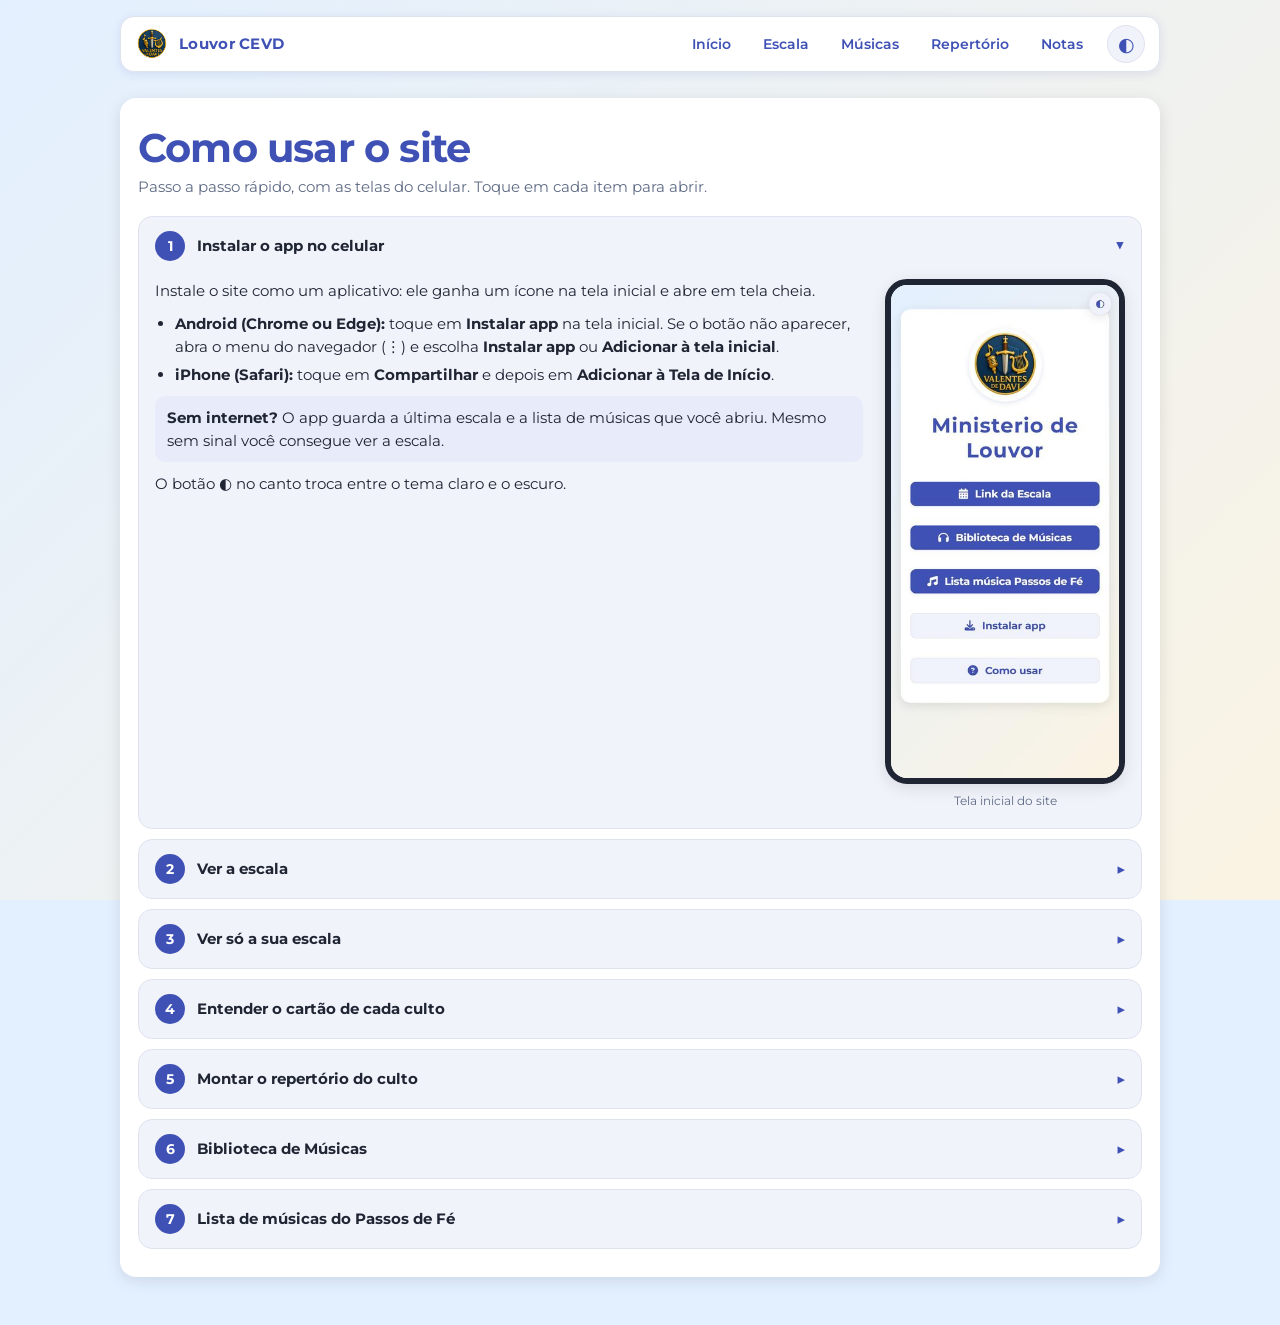
<file: como-usar/index.html>
<!doctype html>
<html lang="pt-BR">
<head>
<meta charset="utf-8">
<meta name="viewport" content="width=device-width, initial-scale=1">
<meta name="theme-color" content="#3f51b5">
<link rel="manifest" href="../manifest.webmanifest">
<link rel="icon" type="image/png" href="../icons/icon-192.png">
<link rel="apple-touch-icon" href="../icons/apple-touch-icon.png">
<meta name="apple-mobile-web-app-capable" content="yes">
<meta name="apple-mobile-web-app-title" content="Escala">
<title>Como usar o site</title>
<link rel="stylesheet" href="https://fonts.googleapis.com/css?family=Montserrat:400,500,600,700,800&display=swap">
<link rel="stylesheet" href="../theme.css">
<script src="../theme.js"></script>
<script src="../site.js" defer></script>
<style>
* { box-sizing: border-box; }
body { margin: 0; background: var(--bg); background-image: var(--page-bg); background-attachment: fixed; color: var(--text); font-family: var(--font); font-size: 15px; line-height: 1.45; min-height: 100vh; padding: 16px clamp(16px, 3vw, 40px) 48px; }
.wrap { max-width: 1040px; margin: 0 auto; display: flex; flex-direction: column; gap: 22px; }
.tutorial { margin: 0; }
    /* Tutorial na página inicial */
    .tutorial { background: var(--surface); box-shadow: var(--shadow); border-radius: var(--radius); padding: 28px 18px; flex: 1 1 100%; max-width: 1040px; box-sizing: border-box; min-width: 280px; }
    .tutorial h1 { margin: 0 0 6px; font-size: clamp(28px, 6vw, 40px); line-height: 1.1; letter-spacing: -0.02em; color: var(--brand-text); }
    .tutorial .intro { margin: 0 0 18px; color: var(--muted); }
    .tutorial details { border: 1px solid var(--border); border-radius: 14px; background: var(--surface-2); margin-top: 10px; overflow: hidden; }
    .tutorial summary { cursor: pointer; list-style: none; padding: 14px 16px; font-weight: 700; display: flex; align-items: center; gap: 12px; color: var(--text); }
    .tutorial summary::-webkit-details-marker { display: none; }
    .tutorial summary .num { flex: none; width: 30px; height: 30px; border-radius: 50%; background: var(--brand); color: var(--on-brand); display: grid; place-items: center; font-size: 14px; }
    .tutorial summary::after { content: "\25B8"; margin-left: auto; color: var(--brand-text); transition: transform .15s; }
    .tutorial details[open] > summary::after { transform: rotate(90deg); }
    .tutorial summary:focus-visible { outline: 2px solid var(--brand-text); outline-offset: -2px; }
    .tutorial .passo { display: flex; gap: 22px; align-items: flex-start; padding: 4px 16px 18px; flex-wrap: wrap; }
    .tutorial .passo .texto { flex: 1 1 260px; min-width: 0; line-height: 1.55; }
    .tutorial .passo .texto p { margin: 0 0 10px; }
    .tutorial .passo ul { margin: 0 0 10px; padding-left: 20px; }
    .tutorial .passo li { margin: 4px 0; }
    .tutorial .passo figure { margin: 0 auto; flex: 0 0 auto; }
    .tutorial .passo img { display: block; width: 240px; max-width: 100%; height: auto; border-radius: 22px; border: 6px solid var(--text); box-shadow: var(--shadow); background: var(--surface); }
    .tutorial .passo figcaption { text-align: center; font-size: 12px; color: var(--muted); margin-top: 8px; }
    .tutorial .dica { background: var(--brand-soft); border-radius: 10px; padding: 10px 12px; color: var(--text); }
    @media (max-width: 650px) { .tutorial { padding: 22px 12px; } .tutorial .passo { padding: 4px 12px 16px; } }
    .wrap > .tutorial { flex: none; }
</style>
</head>
<body>
<div class="wrap">
  <nav class="site-nav rounded" aria-label="Menu principal">
    <div class="site-nav-in">
      <a class="site-brand" href="../"><img src="../logo%20louvor.png" alt="" width="34" height="34"><span>Louvor CEVD</span></a>
      <div class="site-links"><a href="../">Início</a><a href="../escala/">Escala</a><a href="../musicas/biblioteca-musicas.html">Músicas</a><a href="../musicas/repertorio.html">Repertório</a><a href="../anotacoes/">Notas</a></div>
      <button type="button" class="theme-btn" data-theme-toggle></button>
    </div>
  </nav>
    <main class="tutorial" id="tutorial" aria-labelledby="tutTitulo">
      <h1 id="tutTitulo">Como usar o site</h1>
      <p class="intro">Passo a passo rápido, com as telas do celular. Toque em cada item para abrir.</p>
      <details open>
        <summary><span class="num">1</span>Instalar o app no celular</summary>
        <div class="passo">
          <div class="texto"><p>Instale o site como um aplicativo: ele ganha um ícone na tela inicial e abre em tela cheia.</p>
<ul>
<li><b>Android (Chrome ou Edge):</b> toque em <b>Instalar app</b> na tela inicial. Se o botão não aparecer, abra o menu do navegador (⋮) e escolha <b>Instalar app</b> ou <b>Adicionar à tela inicial</b>.</li>
<li><b>iPhone (Safari):</b> toque em <b>Compartilhar</b> e depois em <b>Adicionar à Tela de Início</b>.</li>
</ul>
<p class="dica"><b>Sem internet?</b> O app guarda a última escala e a lista de músicas que você abriu. Mesmo sem sinal você consegue ver a escala.</p>
<p>O botão <b>◐</b> no canto troca entre o tema claro e o escuro.</p></div>
          <figure><img src="../tutorial/passo-inicio.jpg" alt="Tela inicial do site" loading="lazy" width="375" height="812"><figcaption>Tela inicial do site</figcaption></figure>
        </div>
      </details>
      <details>
        <summary><span class="num">2</span>Ver a escala</summary>
        <div class="passo">
          <div class="texto"><p>Toque em <b>Link da Escala</b>. A tela mostra os próximos cultos, por semana.</p>
<ul>
<li><b>Esta semana</b> mostra só a semana atual. <b>Tudo</b> mostra todos os cultos futuros.</li>
<li>O quadro <b>Próximo culto</b> traz a data, o horário e o ministro. O botão <b>Agendar</b> coloca o culto no calendário do celular.</li>
<li>Semanas que já passaram e dias sem ninguém escalado não aparecem.</li>
<li>A escala é atualizada sozinha sempre que a planilha muda.</li>
</ul></div>
          <figure><img src="../tutorial/passo-escala.jpg" alt="Escala: próximo culto e filtro por pessoa" loading="lazy" width="375" height="812"><figcaption>Escala: próximo culto e filtro por pessoa</figcaption></figure>
        </div>
      </details>
      <details>
        <summary><span class="num">3</span>Ver só a sua escala</summary>
        <div class="passo">
          <div class="texto"><p>Em <b>Filtrar por pessoa</b>, toque no seu nome. A lista passa a mostrar só os seus cultos, e o quadro do próximo culto mostra a sua função.</p>
<ul>
<li>Aparecem só os nomes de quem está na escala.</li>
<li>As escalas que já passaram ficam apagadas, só para consulta.</li>
<li><b>Exportar escala (imagem)</b> gera uma imagem com as escalas futuras para você salvar ou mandar no grupo. Com seu nome escolhido, a imagem traz só as suas escalas. Com <b>Todos</b>, traz a escala completa.</li>
<li><b>Agendar todas as escalas</b> coloca todos os seus cultos futuros no calendário de uma vez.</li>
</ul></div>
          <figure><img src="../tutorial/passo-filtro.jpg" alt="Escala filtrada por uma pessoa" loading="lazy" width="375" height="812"><figcaption>Escala filtrada por uma pessoa</figcaption></figure>
        </div>
      </details>
      <details>
        <summary><span class="num">4</span>Entender o cartão de cada culto</summary>
        <div class="passo">
          <div class="texto"><p>Cada culto mostra a data, o horário, o nome do culto e a equipe completa, cada função com seu ícone:</p>
<ul>
<li><b>Ministro</b> (microfone com coroa), <b>Back</b>, <b>Teclado</b>, <b>Guitarra</b>, <b>Baixo</b>, <b>Bateria</b>, <b>Violão</b> e <b>Sax</b>.</li>
<li>Quando você está filtrando uma pessoa, o nome dela fica destacado.</li>
<li>O aviso laranja <b>Confira</b> aparece quando a mesma pessoa está em mais de uma função no culto.</li>
<li>A marca <b>Próximo</b> indica o culto mais perto de hoje.</li>
</ul></div>
          <figure><img src="../tutorial/passo-culto.jpg" alt="Cartão de um culto com a equipe" loading="lazy" width="375" height="812"><figcaption>Cartão de um culto com a equipe</figcaption></figure>
        </div>
      </details>
      <details>
        <summary><span class="num">5</span>Montar o repertório do culto</summary>
        <div class="passo">
          <div class="texto"><p>No cartão do culto, toque em <b>+ Música</b>.</p>
<ul>
<li>Escolha <b>quem vai cantar</b> (o ministro do culto).</li>
<li>Digite para filtrar e escolha a <b>música</b> na lista.</li>
<li>Escolha o <b>tom</b>. Se ainda não souber, deixe em <b>Definir depois</b>.</li>
<li>Digite o <b>PIN</b> do ministério e toque em <b>Adicionar</b>. Quem não tem o PIN pode ver o repertório, mas não consegue adicionar músicas.</li>
</ul>
<p>Na aba <b>Repertório</b> do menu você vê o repertório de cada culto e o <b>histórico</b>, agrupado pelo nome do ministro.</p></div>
          <figure><img src="../tutorial/passo-musica.jpg" alt="Formulário para adicionar música ao culto" loading="lazy" width="375" height="812"><figcaption>Formulário para adicionar música ao culto</figcaption></figure>
        </div>
      </details>
      <details>
        <summary><span class="num">6</span>Biblioteca de Músicas</summary>
        <div class="passo">
          <div class="texto"><p>Toque em <b>Biblioteca de Músicas</b> (ou em <b>Músicas</b> no menu do alto). É o acervo do ministério.</p>
<ul>
<li><b>Buscar</b> por nome da música ou do cantor.</li>
<li><b>Filtrar</b> por tema e por estilo, e ordenar a lista.</li>
<li>Cada música tem os botões <b>YouTube</b>, <b>Spotify</b>, <b>Letra</b> e <b>Cifra</b> (quando cadastrados).</li>
<li><b>+ Nova música</b> cadastra uma música que ainda não está na lista.</li>
</ul></div>
          <figure><img src="../tutorial/passo-biblioteca.jpg" alt="Biblioteca de Músicas" loading="lazy" width="375" height="812"><figcaption>Biblioteca de Músicas</figcaption></figure>
        </div>
      </details>
      <details>
        <summary><span class="num">7</span>Lista de músicas do Passos de Fé</summary>
        <div class="passo">
          <div class="texto"><p>Na tela inicial, o botão laranja <b>Lista música Passos de Fé</b> abre a lista do culto de quinta, na ordem de ensaio.</p>
<ul>
<li>Cada música tem os atalhos de <b>YouTube</b>, <b>Spotify</b>, <b>letra</b> e <b>cifra</b>.</li>
<li><b>Playlist no YouTube Music</b> abre a playlist completa.</li>
<li><b>Todas do tema na Biblioteca</b> leva à Biblioteca já filtrada em Passos de Fé.</li>
</ul></div>
          
        </div>
      </details>
    </main>
</div>
</body>
</html>
</file>
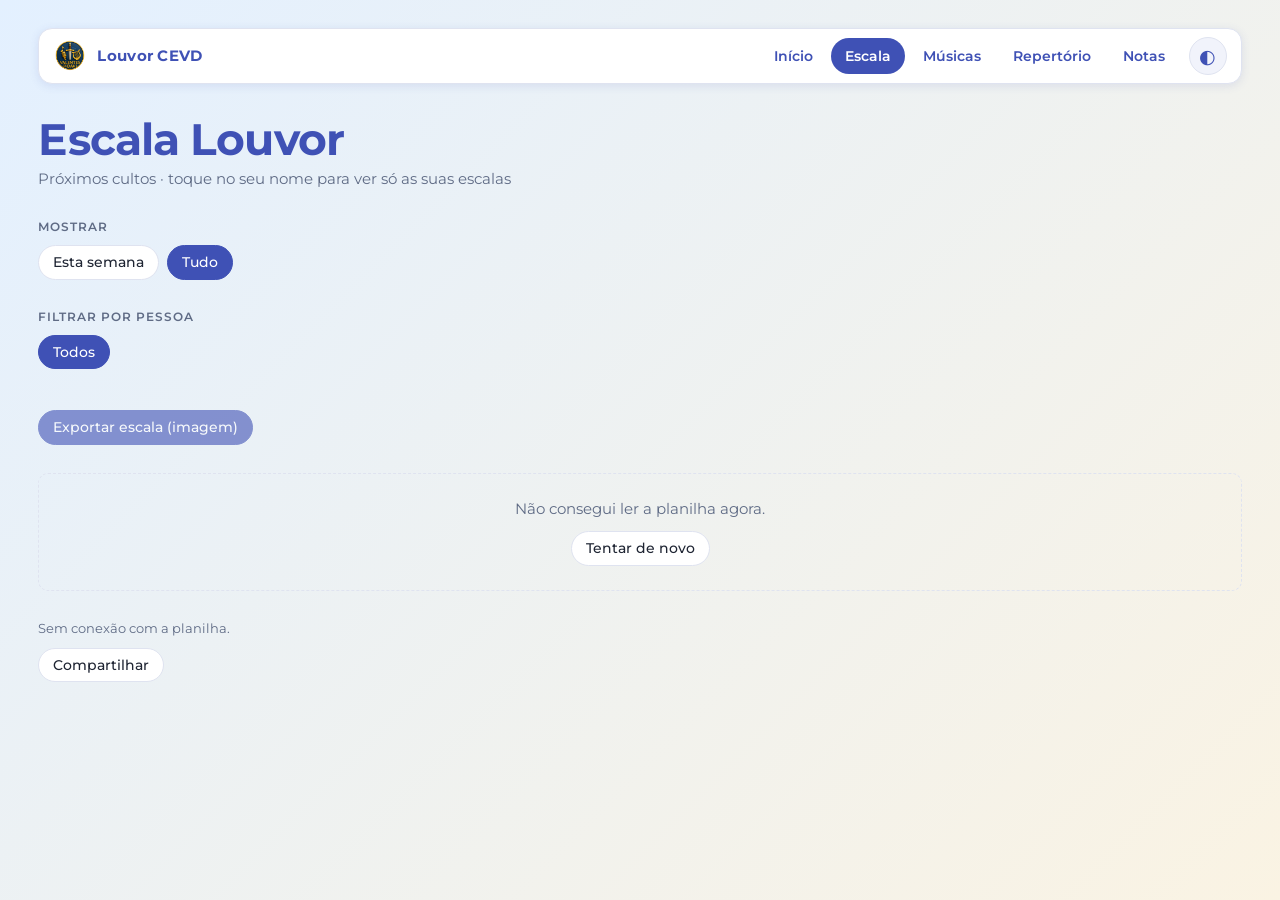
<file: escala/index.html>
<!doctype html>
<html lang="pt-BR">
<head>
<meta charset="utf-8">
<meta name="viewport" content="width=device-width, initial-scale=1">
<meta name="theme-color" content="#3f51b5">
<link rel="manifest" href="../manifest.webmanifest">
<link rel="icon" type="image/png" href="../icons/icon-192.png">
<link rel="apple-touch-icon" href="../icons/apple-touch-icon.png">
<meta name="apple-mobile-web-app-capable" content="yes">
<meta name="apple-mobile-web-app-title" content="Escala">
<title>Escala Louvor</title>
<link rel="stylesheet" href="https://fonts.googleapis.com/css?family=Montserrat:400,500,600,700,800&display=swap">
<link rel="stylesheet" href="../theme.css">
<script src="../theme.js"></script>
<script src="../site.js" defer></script>
<style>
/* Layout: cabeçalho + filtro por pessoa, depois semanas empilhadas; cada culto é uma linha com data à esquerda e equipe à direita */
:root {
  --fg: var(--text);
  --line: var(--border);
  --accent: var(--brand-text);
  --accent-soft: var(--brand-soft);
  --font-display: var(--font);
  --font-body: var(--font);
}
* { box-sizing: border-box; }
body { background: var(--bg); background-image: var(--page-bg); background-attachment: fixed; color: var(--fg); font-family: var(--font-body); font-size: 15px; line-height: 1.45; padding-inline: clamp(16px, 3vw, 40px); padding-block: 28px 56px; }
.wrap { max-width: none; width: 100%; margin-inline: auto; display: flex; flex-direction: column; gap: 28px; }
main#weeks { width: 100%; max-width: none; margin: 0; }
header { display: flex; flex-direction: column; gap: 6px; }
h1 { color: var(--brand-text); font-family: var(--font-display); font-weight: 700; font-size: clamp(30px, 6vw, 44px); line-height: 1.05; margin: 0; letter-spacing: -0.02em; text-wrap: balance; }
.sub { color: var(--muted); margin: 0; }
.filter { display: flex; flex-direction: column; gap: 10px; }
.filter-label { font-size: 12px; font-weight: 600; text-transform: uppercase; letter-spacing: .08em; color: var(--muted); }
.pills { display: flex; flex-wrap: wrap; gap: 8px; }
.pill { font: inherit; font-weight: 500; font-size: 14px; color: var(--fg); background: var(--surface); border: 1px solid var(--line); border-radius: 999px; padding: 6px 14px; cursor: pointer; }
.pill:hover { border-color: var(--accent); }
.pill[aria-pressed="true"] { background: var(--accent); border-color: var(--accent); color: var(--surface); }
.pill:focus-visible, .toggle:focus-visible { outline: 2px solid var(--accent); outline-offset: 2px; }
.back { align-self: flex-start; color: var(--accent); font-weight: 600; text-decoration: none; padding: 4px 0; }
.back:hover { text-decoration: underline; }
.back:focus-visible, .cal:focus-visible { outline: 2px solid var(--accent); outline-offset: 2px; }
.next-box { background: var(--accent-soft); border: 1px solid var(--accent); border-radius: 10px; padding: 14px 16px; display: flex; flex-direction: column; gap: 4px; }
.next-box[hidden] { display: none; }
@media (min-width: 1000px) {
  .next-box { display: grid; grid-template-columns: auto minmax(0, 1fr) auto auto; align-items: center; column-gap: 28px; padding: 14px 22px; }
  .next-top { display: contents; }
  .next-label { order: 1; }
  .next-main { order: 2; }
  .next-sub { order: 3; }
  .next-top .cal { order: 4; }
}
.next-top { display: flex; align-items: center; justify-content: space-between; gap: 12px; }
.next-label { font-size: 12px; font-weight: 600; text-transform: uppercase; letter-spacing: .08em; color: var(--accent); }
.next-main { font-family: var(--font-display); font-weight: 700; font-size: 20px; }
.next-sub { color: var(--muted); }
.cal { font-size: 13px; font-weight: 600; color: var(--accent); text-decoration: none; border: 1px solid var(--accent); border-radius: 999px; padding: 2px 10px; white-space: nowrap; }
.cal:hover { background: var(--accent); color: var(--surface); }
.badge.warn { color: var(--today); }
.none p { margin: 0 0 12px; }
.none p:last-child { margin-bottom: 0; }
.none-title { font-weight: 600; color: var(--text); }
.none-sub { font-size: 14px; }
.summary { color: var(--accent); font-weight: 600; min-height: 1.4em; }
.week { display: grid; grid-template-columns: repeat(auto-fill, minmax(min(100%, 420px), 1fr)); gap: 12px; align-items: start; }
.past-title { margin: 8px 0 0; font-size: 14px; font-weight: 600; color: var(--muted); text-transform: uppercase; letter-spacing: .1em; }
.svc.past { filter: grayscale(.35); }
.week-title { grid-column: 1 / -1; font-family: var(--font-display); font-weight: 500; font-size: 14px; color: var(--muted); text-transform: uppercase; letter-spacing: .1em; margin: 0; padding-bottom: 6px; border-bottom: 1px solid var(--line); }
.svc { display: grid; grid-template-columns: 64px minmax(0, 1fr); gap: 4px 16px; background: var(--surface); border: 1px solid var(--line); border-radius: 10px; padding: 14px 16px; }
.svc.today { border-color: var(--today); background: linear-gradient(0deg, var(--today-soft), var(--today-soft)), var(--surface); }
.svc.past { opacity: .62; }
.date { grid-row: span 2; display: flex; flex-direction: column; align-items: center; justify-content: flex-start; line-height: 1; padding-top: 2px; }
.date .d { font-family: var(--font-display); font-weight: 700; font-size: 32px; font-variant-numeric: tabular-nums; }
.date .m { font-size: 12px; font-weight: 600; text-transform: uppercase; letter-spacing: .08em; color: var(--muted); margin-top: 4px; }
.date .w { font-size: 12px; color: var(--muted); margin-top: 2px; }
.head { display: flex; flex-wrap: wrap; align-items: baseline; gap: 4px 10px; min-width: 0; }
.culto { font-weight: 600; font-size: 16px; }
.time { color: var(--muted); font-variant-numeric: tabular-nums; }
.badge { font-size: 11px; font-weight: 600; text-transform: uppercase; letter-spacing: .06em; color: var(--today); background: var(--today-soft); border: 1px solid var(--today); border-radius: 4px; padding: 1px 6px; }
.next { color: var(--accent); background: var(--accent-soft); border-color: var(--accent); }
.ens { font-size: 13px; color: var(--muted); }
.team { display: flex; flex-wrap: wrap; gap: 8px 22px; min-width: 0; }
.role { display: flex; flex-direction: column; min-width: 0; }
.role-name { font-size: 11px; font-weight: 600; text-transform: uppercase; letter-spacing: .08em; color: var(--muted); }
.who { font-weight: 500; overflow-wrap: anywhere; }
.who.min { font-weight: 600; color: var(--accent); }
.who span.me { background: var(--accent-soft); color: var(--accent); border-radius: 4px; padding: 0 5px; margin-inline: -5px; box-shadow: 0 0 0 1px var(--accent) inset; }
.rep-head { display: flex; align-items: center; justify-content: space-between; gap: 10px; }
.add-rep { font: inherit; font-size: 13px; font-weight: 600; color: var(--brand-text); background: var(--brand-soft); border: 1px solid var(--border); border-radius: 999px; padding: 2px 12px; cursor: pointer; }
.add-rep:hover { border-color: var(--brand-text); }
.add-rep:focus-visible { outline: 2px solid var(--brand-text); outline-offset: 2px; }
.rep-list { display: flex; flex-direction: column; }
.rep-item { display: grid; grid-template-columns: 64px minmax(0, 1fr) auto; gap: 10px; align-items: start; padding: 8px 0; position: relative; border-top: 1px solid var(--border); font-size: 14px; }
.rep-item:first-child { border-top: 0; }
.rep-item .tom { font-weight: 600; color: var(--muted); font-variant-numeric: tabular-nums; font-size: 13px; }
.rep-item .mus { color: var(--text); font-weight: 600; text-decoration: none; overflow-wrap: break-word; word-break: normal; }
.rep-item.com-arrasto { grid-template-columns: 22px 64px minmax(0, 1fr) auto; gap: 8px; }
.drag-rep { border: 0; background: transparent; color: var(--muted); cursor: grab; padding: 2px 0; font-size: 18px; line-height: 1; letter-spacing: -2px; touch-action: none; user-select: none; border-radius: 6px; }
.drag-rep:hover { color: var(--brand-text); background: var(--surface-2); }
.drag-rep:focus-visible { outline: 2px solid var(--brand-text); outline-offset: 2px; }
.rep-item.arrastando { background: var(--brand-soft); box-shadow: var(--shadow); border-radius: 10px; z-index: 2; }
.rep-item.arrastando .drag-rep { cursor: grabbing; }
.rep-list.ordenando { user-select: none; }
.mus-box { min-width: 0; display: grid; gap: 2px; }
.mus-sub { display: flex; flex-wrap: wrap; align-items: center; gap: 4px 8px; font-size: 12.5px; color: var(--muted); }
.mus-min { background: var(--brand-soft); color: var(--brand-text); font-weight: 600; border-radius: 999px; padding: 0 8px; }
.rep-item .mus:hover { color: var(--brand-text); text-decoration: underline; }
.rep-item .who-rep { color: var(--muted); font-size: 13px; text-align: right; }
.del-rep { border: 0; background: transparent; color: var(--muted); cursor: pointer; padding: 0 8px; border-radius: 8px; font-size: 18px; line-height: 1; }
.del-rep:hover { color: #dc2626; background: var(--surface-2); }
.del-rep:focus-visible { outline: 2px solid var(--brand-text); outline-offset: 2px; }
.tom-btn { font: inherit; font-size: 13px; font-weight: 600; font-variant-numeric: tabular-nums; color: var(--muted); background: none; border: 1px dashed transparent; border-radius: 8px; padding: 1px 6px; margin-left: -6px; cursor: pointer; text-align: left; white-space: nowrap; }
.tom-btn:hover { color: var(--brand-text); border-color: var(--border); }
.tom-btn.vazio { color: var(--brand-text); border-color: var(--border); }
.tom-btn:focus-visible { outline: 2px solid var(--brand-text); outline-offset: 2px; }
.rep-empty { color: var(--muted); font-size: 14px; }
@media (max-width: 480px) { .rep-item { grid-template-columns: 56px minmax(0, 1fr) auto; gap: 8px; } .rep-item.com-arrasto { grid-template-columns: 22px 56px minmax(0, 1fr) auto; } }
dialog#repDialog { border: 1px solid var(--border); border-radius: var(--radius); background: var(--surface); color: var(--text); padding: 0; width: min(520px, calc(100vw - 24px)); max-height: calc(100vh - 24px); }
dialog#repDialog::backdrop { background: rgba(0, 0, 0, .55); }
.rep-form { display: grid; gap: 12px; padding: 18px; }
.rep-form h2 { margin: 0; font-size: 20px; font-family: var(--font-display); color: var(--brand-text); }
.rep-sub { margin: -6px 0 0; color: var(--muted); font-size: 14px; }
.rep-form label { display: grid; gap: 5px; font-size: 13px; font-weight: 600; color: var(--muted); }
.rep-form input, .rep-form select { width: 100%; padding: 10px 12px; border-radius: 10px; border: 1px solid var(--border); background: var(--bg); color: var(--text); font: inherit; font-weight: 400; }
.rep-form select[size] { padding: 4px; }
.rep-link { justify-self: start; background: none; border: 0; padding: 2px 0; font: inherit; font-size: 13px; font-weight: 600; color: var(--brand-text); text-decoration: underline; cursor: pointer; }
.rep-link:focus-visible { outline: 2px solid var(--brand-text); outline-offset: 2px; }
.rep-nova { display: grid; gap: 12px; padding: 12px; border: 1px dashed var(--border); border-radius: 12px; background: var(--surface-2); }
.rep-nova[hidden] { display: none; }
.rep-check { display: flex !important; align-items: center; gap: 8px !important; font-weight: 600; }
.rep-check input { width: auto !important; }
.rep-res { display: grid; gap: 6px; }
.rep-res[hidden] { display: none; }
.rep-res button { text-align: left; background: var(--surface); border: 1px solid var(--border); border-radius: 10px; padding: 8px 12px; font: inherit; color: var(--text); cursor: pointer; display: grid; gap: 2px; }
.rep-res button:hover { border-color: var(--brand-text); }
.rep-res button:focus-visible { outline: 2px solid var(--brand-text); outline-offset: 2px; }
.rep-res .t { font-weight: 700; }
.rep-res .a { font-size: 12px; color: var(--muted); }
.rep-res .vazio { font-size: 12px; color: var(--muted); }
.rep-form option:disabled { color: var(--muted); }
.rep-row { display: grid; grid-template-columns: 1fr 1fr; gap: 12px; }
.rep-row label[hidden] { display: none; }
.rep-msg { font-size: 13px; min-height: 1.2em; }
.rep-msg.err { color: #dc2626; }
.rep-msg.ok { color: #059669; }
.rep-actions { display: flex; gap: 8px; justify-content: flex-end; }
.pill.primary { background: var(--brand); border-color: var(--brand); color: var(--on-brand); }
.pill:disabled { opacity: .6; cursor: default; }
@media (max-width: 480px) { .rep-row { grid-template-columns: 1fr; } }
.actions { display: flex; flex-wrap: wrap; gap: 8px; }
.role-name svg { width: 15px; height: 15px; flex: none; color: var(--accent); }
.team .role-name { display: inline-flex; align-items: center; gap: 5px; }
.foot-actions { display: flex; gap: 8px; flex-wrap: wrap; }
.rep { grid-column: 2; display: flex; flex-direction: column; gap: 4px; margin-top: 4px; }
.chips { display: flex; flex-wrap: wrap; gap: 6px; }
.chip { font-size: 13px; font-weight: 500; color: var(--brand-text); background: var(--brand-soft); border: 1px solid var(--border); border-radius: 999px; padding: 2px 10px; text-decoration: none; }
.chip:hover { border-color: var(--brand-text); }
.chip:focus-visible { outline: 2px solid var(--brand-text); outline-offset: 2px; }
.tbd { color: var(--empty); font-style: italic; font-size: 14px; }
.none { color: var(--muted); padding: 24px; text-align: center; border: 1px dashed var(--line); border-radius: 10px; }
footer { color: var(--muted); font-size: 13px; display: flex; flex-direction: column; align-items: flex-start; gap: 10px; }
@media (max-width: 480px) {
  .svc { grid-template-columns: 52px minmax(0, 1fr); padding: 12px; gap: 4px 12px; }
  .date .d { font-size: 26px; }
}
@media (prefers-reduced-motion: no-preference) { .pill { transition: background .15s, border-color .15s; } }
body { margin: 0; }
</style>
</head>
<body>
<div class="wrap">
  <nav class="site-nav rounded" aria-label="Menu principal">
    <div class="site-nav-in">
      <a class="site-brand" href="../"><img src="../logo%20louvor.png" alt="" width="34" height="34"><span>Louvor CEVD</span></a>
      <div class="site-links"><a href="../">Início</a><a href="./" aria-current="page">Escala</a><a href="../musicas/biblioteca-musicas.html">Músicas</a><a href="../musicas/repertorio.html">Repertório</a><a href="../anotacoes/">Notas</a></div>
      <button type="button" class="theme-btn" data-theme-toggle></button>
    </div>
  </nav>
  <header>
    <h1>Escala Louvor</h1>
    <p class="sub">Próximos cultos · toque no seu nome para ver só as suas escalas</p>
  </header>
  <div class="filter">
    <span class="filter-label">Mostrar</span>
    <div class="pills" id="views"></div>
  </div>
  <div class="next-box" id="next" hidden></div>
  <div class="filter">
    <span class="filter-label">Filtrar por pessoa</span>
    <div class="pills" id="pills"></div>
    <div class="summary" id="summary" aria-live="polite"></div>
    <div class="actions" id="actions"></div>
  </div>
  <main id="weeks" class="wrap" style="gap:28px"></main>
  <dialog id="repDialog" aria-labelledby="repTitle">
  <form id="repForm" class="rep-form">
    <h2 id="repTitle">Adicionar música</h2>
    <p class="rep-sub" id="repSub"></p>
    <label>Quem vai cantar
      <select id="fMembro" required></select>
    </label>
    <label>Música
      <input id="fBusca" type="search" placeholder="Digite para filtrar…" autocomplete="off">
      <select id="fMusica" size="6" required></select>
    </label>
    <button type="button" class="rep-link" id="fNovaLink" aria-expanded="false">Não encontrou a música? Cadastrar música nova</button>
    <div id="fNova" class="rep-nova" hidden>
      <label>Buscar na internet
        <input id="fNovaWeb" type="search" placeholder="Nome da música ou do cantor…" autocomplete="off">
      </label>
      <label class="rep-check"><input id="fNovaGospel" type="checkbox" checked> Somente música gospel</label>
      <div id="fNovaRes" class="rep-res" hidden></div>
      <label>Nome da música
        <input id="fNovaMusica" type="text" maxlength="120" autocomplete="off">
      </label>
      <label>Cantor ou banda
        <input id="fNovaCantor" type="text" maxlength="120" autocomplete="off">
      </label>
      <div class="rep-row">
        <label>Tema
          <select id="fNovaTema"></select>
        </label>
        <label>Estilo
          <select id="fNovaEstilo"></select>
        </label>
      </div>
      <p class="rep-sub">A música entra na Biblioteca de Músicas e já é adicionada a este culto.</p>
    </div>
    <div class="rep-row">
      <label>Tom (opcional)
        <select id="fTom"></select>
      </label>
      <label id="fPinLabel" hidden>PIN
        <input id="fPin" type="password" autocomplete="off" autocapitalize="off" autocorrect="off" spellcheck="false">
      </label>
    </div>
    <div class="rep-msg" id="fMsg" role="status"></div>
    <div class="rep-actions">
      <button type="button" class="pill" id="fClose">Fechar</button>
      <button type="submit" class="pill primary" id="fSave">Adicionar</button>
    </div>
  </form>
</dialog>

  <footer>
    <div id="status">Carregando…</div>
    <div class="foot-actions">
      <button type="button" class="pill" id="share">Compartilhar</button>
    </div>
  </footer>
</div>

<script>
var SHEET_ID = "1K47eF2raU_RB69ziWpV7P7NS5cyWfRhlsofXt9MWOz8";
var MONTHS = ["jan","fev","mar","abr","mai","jun","jul","ago","set","out","nov","dez"];
var DOW = ["dom.","seg.","ter.","qua.","qui.","sex.","sáb."];
var ROLES = [["Ministro","min"],["Back","back"],["Teclado","tec"],["Guitarra","gui"],["Baixo","bai"],["Bateria","bat"],["Violão","vio"],["Sax","sax"],["Ministro e vocal","voc"]];
var API_URL = "https://ipdrbhkzluuwjulkhjkd.supabase.co/functions/v1/repertorio-publico";

// Ícones das funções (SVG próprio, usam a cor do texto). A coroa do ministro é dourada.
var MIC = '<rect x="9" y="6.5" width="6" height="9" rx="3"/><path d="M6 11.5v1a6 6 0 0 0 12 0v-1M12 18.5v2.5M9 21h6"/>';
var COROA = '<path d="M8 5.6l.9-3.2 3.1 2 3.1-2 .9 3.2z" stroke="#eab308" fill="#eab308" fill-opacity=".35"/>';
var ICONES = {
  min: '<g transform="translate(1.8 3.6) scale(.85)">' + MIC + '</g><path d="M7.6 6.2L6.6 1.6l3.3 2.4L12 1l2.1 3 3.3-2.4-1 4.6z" stroke="#eab308" fill="#eab308" fill-opacity=".35"/>',
  back: MIC,
  voc: MIC,
  tec: '<rect x="2.5" y="7" width="19" height="11" rx="2"/><path d="M7.3 13v5M12 13v5M16.7 13v5"/><path d="M7.3 7v6M12 7v6M16.7 7v6" stroke-width="2.8"/>',
  sax: '<path d="M8.5 3l3.5 2.5V15a4 4 0 0 0 4 4h.5a3.5 3.5 0 0 0 3.5-3.5V12M18.5 12h3"/><circle cx="12" cy="8.5" r=".9"/><circle cx="12" cy="11.5" r=".9"/><circle cx="12" cy="14.5" r=".9"/>',
  gui: '<g transform="translate(12 12) rotate(45) scale(.8) translate(-12 -12)"><rect x="10.4" y="0.8" width="3.2" height="3.6" rx=".8"/><path d="M11 4.4v8M13 4.4v8"/><rect x="6.6" y="11.2" width="10.8" height="11.4" rx="5.2"/><path d="M9.6 16h4.8M9.6 19h4.8"/></g>',
  bai: '<g transform="translate(12 12) rotate(45) scale(.8) translate(-12 -12)"><rect x="10.4" y="0.3" width="3.2" height="3.6" rx=".8"/><path d="M11 3.9v10M13 3.9v10"/><rect x="7.4" y="12.6" width="9.2" height="10" rx="4.4"/><path d="M10 17h4M10 19.8h4"/></g>',
  vio: '<g transform="translate(12 12) rotate(45) scale(.8) translate(-12 -12)"><rect x="10.4" y="0.8" width="3.2" height="3.4" rx=".8"/><path d="M11 4.2v6.6M13 4.2v6.6"/><path d="M12 9.2c-2.2 0-3.6 1.2-3.6 2.8 0 1.1.8 1.7 1.2 2.3-1.8.7-3.2 2.1-3.2 4 0 2.6 2.4 4.2 5.6 4.2s5.6-1.6 5.6-4.2c0-1.9-1.4-3.3-3.2-4 .4-.6 1.2-1.2 1.2-2.3 0-1.6-1.4-2.8-3.6-2.8z"/><circle cx="12" cy="17" r="1.3"/></g>',
  bat: '<ellipse cx="12" cy="10.5" rx="7.5" ry="2.8"/><path d="M4.5 10.5v6c0 1.6 3.4 2.8 7.5 2.8s7.5-1.2 7.5-2.8v-6M7 3.5l4 5.5M17 3.5l-4 5.5"/>'
};
function iconeSvg(k, cor, tam) {
  var t = tam || 16;
  return '<svg xmlns="http://www.w3.org/2000/svg" viewBox="0 0 24 24" width="' + t + '" height="' + t + '" fill="none" stroke="' + (cor || "currentColor") +
    '" stroke-width="1.8" stroke-linecap="round" stroke-linejoin="round" aria-hidden="true" focusable="false">' + (ICONES[k] || "") + '</svg>';
}

function list(s) { return s ? s.split(",").map(function (x) { return x.trim(); }).filter(Boolean) : []; }
function parse(line, year) {
  var p = line.split("|").map(function (s) { return s.trim(); });
  var dm = p[0].split("/");
  var date = new Date(year, +dm[1] - 1, +dm[0], +p[1].slice(0, 2), +p[1].slice(3, 5));
  return { date: date, iso: year + "-" + pad(+dm[1]) + "-" + pad(+dm[0]), voc: [], sax: [], api: null, day: dm[0], month: MONTHS[+dm[1] - 1], dow: DOW[date.getDay()], time: p[1], culto: p[2],
    min: list(p[3]), back: list(p[4]), vio: list(p[5]), tec: list(p[6]), gui: list(p[7]), bai: list(p[8]), bat: list(p[9]), ens: p[10] || "", rep: (p[12] || "").split(";").map(function (x) { return x.trim(); }).filter(Boolean) };
}
// groups: array of arrays of "|" lines. Assigns years in order, rolling over at December -> January.
// O ano não vem na planilha: usa o dia da semana (qui., sex.…) da primeira linha para descobrir qual ano bate.
function firstYear(line, now) {
  var y = now.getFullYear();
  if (!line) return y;
  var dm = line[0].split("/"), idx = DOW.indexOf((line[11] || "").toLowerCase());
  var best = null;
  [y - 1, y, y + 1].forEach(function (c) {
    var d = new Date(c, +dm[1] - 1, +dm[0]);
    if (idx >= 0 && d.getDay() !== idx) return;
    if (best === null || Math.abs(d - now) < Math.abs(new Date(best, +dm[1] - 1, +dm[0]) - now)) best = c;
  });
  if (best !== null) return best;
  return +dm[1] - 1 > now.getMonth() + 6 ? y - 1 : y;
}
function build(groups) {
  var now = new Date(), firstLine = null;
  groups.some(function (g) { if (g.length) { firstLine = g[0].split("|"); return true; } });
  var first = firstLine ? +firstLine[0].split("/")[1] : null;
  var year = firstYear(firstLine, now);
  var prev = first || 1;
  return groups.map(function (g) {
    return g.map(function (line) {
      var m = +line.split("|")[0].split("/")[1];
      if (m < prev) year += 1;
      prev = m;
      return parse(line, year);
    });
  });
}
var CSV_URL = "https://docs.google.com/spreadsheets/d/e/2PACX-1vRr-IeGQaXSrMhllDs5sFerSyS2kh9y82GF49GnH44nJP7l4cGFImQpV_lmJMm2RIGZxI7TSeHHwrgh/pub?gid=1851257255&single=true&output=csv";
function csvRows(text) {
  var rows = [], row = [], cur = "", q = false;
  for (var i = 0; i < text.length; i++) {
    var ch = text.charAt(i);
    if (q) {
      if (ch === '"') { if (text.charAt(i + 1) === '"') { cur += '"'; i++; } else q = false; } else cur += ch;
    } else if (ch === '"') q = true;
    else if (ch === ",") { row.push(cur); cur = ""; }
    else if (ch === "\n" || ch === "\r") { if (ch === "\r" && text.charAt(i + 1) === "\n") i++; row.push(cur); rows.push(row); row = []; cur = ""; }
    else cur += ch;
  }
  if (cur || row.length) { row.push(cur); rows.push(row); }
  return rows;
}
// Columns: Data, dia, hora, Culto, Ministro x2, Back x3, Violão, Teclado, Guitarra, Baixo, Bateria, Ensaio
function groupsFromCsv(text) {
  var groups = [[]], repCol = -1;
  csvRows(text).forEach(function (r) {
    var c = r.map(function (s) { return s.trim(); });
    while (c.length < 16) c.push("");
    if (c[0].toLowerCase() === "data") {
      // coluna opcional com as músicas do culto, separadas por ponto e vírgula
      c.forEach(function (h, i) { if (repCol < 0 && /^(repert|m[uú]sicas)/i.test(h)) repCol = i; });
    }
    if (/^\d{1,2}\/\d{1,2}$/.test(c[0])) {
      var min = [c[4], c[5]].filter(Boolean).join(",");
      var back = [c[6], c[7], c[8]].filter(Boolean).join(",");
      groups[groups.length - 1].push([c[0], c[2], c[3], min, back, c[9], c[10], c[11], c[12], c[13], [c[14], c[15]].filter(Boolean).join(" "), c[1], repCol >= 0 ? (c[repCol] || "").replace(/\|/g, " ") : ""].join("|"));
    } else if (c.slice(0, 16).every(function (x) { return !x; })) {
      if (groups[groups.length - 1].length) groups.push([]);
    }
  });
  return groups.filter(function (g) { return g.length; });
}

var data = [];          // escala completa (planilha + cultos que só existem no app)
var sheetData = [];     // semanas lidas da planilha
var api = null;         // dados do app de repertório: cultos, músicas, tons, repertórios
var repByCulto = {}, cultoByKey = {};
var loaded = false, failed = false;
var selected = null, view = "all";
try {
  selected = localStorage.getItem("escala.pessoa") || null;
  view = localStorage.getItem("escala.visao") === "week" ? "week" : "all";
} catch (e) {}
function save(k, v) { try { if (v == null) localStorage.removeItem(k); else localStorage.setItem(k, v); } catch (e) {} }

function firstName(n) { return String(n || "").trim().split(/\s+/)[0]; }
function indexApi() {
  cultoByKey = {}; repByCulto = {};
  if (!api) return;
  api.cultos.forEach(function (c) { cultoByKey[c.data + " " + c.horario] = c; });
  api.repertorios.forEach(function (r) { if (r.culto && r.culto.id) repByCulto[r.culto.id] = r.itens || []; });
}
// Função do app -> linha da escala (mesmas linhas da planilha).
var FUNC_KEY = { "ministro": "min", "vocal": "back", "violão": "vio", "violao": "vio", "teclado": "tec", "guitarra": "gui", "baixo": "bai", "bateria": "bat", "sax": "sax" };
function fillFromApi(s, c) {
  (c.equipe || []).forEach(function (e) {
    var k = FUNC_KEY[String(e.funcao || "").trim().toLowerCase()];
    var nome = firstName(e.nome);
    if (k && nome && s[k].indexOf(nome) < 0) s[k].push(nome);
  });
}
// Junta a planilha com o app, pela data e pelo horário do culto:
// - culto da planilha com equipe: vale a planilha;
// - culto da planilha sem equipe: usa a equipe escalada no app;
// - culto que só existe no app: aparece com a equipe do app, organizada nas mesmas funções da planilha.
function rebuildData() {
  indexApi();
  var have = {};
  sheetData.forEach(function (w) { w.forEach(function (s) {
    have[s.iso + " " + s.time] = 1;
    s.api = cultoByKey[s.iso + " " + s.time] || null;
    s.voc = [];
    var comEquipe = ROLES.some(function (r) { return s[r[1]].length; });
    if (s.api && !comEquipe) fillFromApi(s, s.api);
  }); });
  var extra = [];
  if (api) api.cultos.forEach(function (c) {
    if (have[c.data + " " + c.horario] || !(c.equipe || []).length) return;
    var p = c.data.split("-"), d = new Date(+p[0], +p[1] - 1, +p[2], +c.horario.slice(0, 2), +c.horario.slice(3, 5));
    var svc = { date: d, iso: c.data, day: p[2], month: MONTHS[+p[1] - 1], dow: DOW[d.getDay()], time: c.horario,
      culto: String(c.nome || "").trim(), min: [], back: [], vio: [], tec: [], gui: [], bai: [], bat: [], sax: [], voc: [], ens: "", rep: [], api: c };
    fillFromApi(svc, c);
    extra.push(svc);
  });
  extra.sort(function (a, b) { return a.date - b.date; });
  var weeks = [];
  extra.forEach(function (s) {
    var w = weeks[weeks.length - 1];
    if (w && s.date - w[w.length - 1].date < 3 * 86400e3) w.push(s); else weeks.push([s]);
  });
  data = sheetData.concat(weeks).sort(function (a, b) { return a[0].date - b[0].date; });
}
function repItems(s) { return s.api ? (repByCulto[s.api.id] || []) : []; }

function key(d) { return d.getFullYear() * 10000 + (d.getMonth() + 1) * 100 + d.getDate(); }
function todayKey() { return key(new Date()); }
function el(tag, cls, text) { var e = document.createElement(tag); if (cls) e.className = cls; if (text != null) e.textContent = text; return e; }
function hasPerson(s, n) { return ROLES.some(function (r) { return s[r[1]].indexOf(n) >= 0; }); }
function isEmpty(s) { return !s.rep.length && !ROLES.some(function (r) { return s[r[1]].length; }); }
function rolesOf(s, n) { return ROLES.filter(function (r) { return s[r[1]].indexOf(n) >= 0; }).map(function (r) { return r[0]; }); }
// Same person listed in more than one role in the same service (guests excluded).
// Pessoa em duas funções: só avisa quando uma delas é Bateria ou Baixo (as demais combinações são normais).
function doubled(s) {
  var funcs = {}, ordem = [], out = [];
  ROLES.forEach(function (r) { s[r[1]].forEach(function (n) {
    if (n === "Convidado") return;
    if (!funcs[n]) { funcs[n] = []; ordem.push(n); }
    funcs[n].push(r[1]);
  }); });
  ordem.forEach(function (n) { if (funcs[n].length > 1 && (funcs[n].indexOf("bat") >= 0 || funcs[n].indexOf("bai") >= 0)) out.push(n); });
  return out;
}
function pad(n) { return (n < 10 ? "0" : "") + n; }
function icsStamp(d) { return d.getFullYear() + pad(d.getMonth() + 1) + pad(d.getDate()) + "T" + pad(d.getHours()) + pad(d.getMinutes()) + "00"; }
// Texto da descrição (equipe e repertório) de um culto
function icsDescricao(s) {
  var items = repItems(s);
  var songs = items.length ? items.map(function (i) { return i.musica + (i.tom ? " (" + i.tom + ")" : ""); }) : s.rep;
  var team = ROLES.filter(function (r) { return s[r[1]].length; }).map(function (r) { return r[0] + ": " + s[r[1]].join(", "); }).join("\\n");
  return team + (songs.length ? "\\nRepertório: " + songs.join(", ") : "");
}
// Um VEVENT. Com uma pessoa filtrada, o título leva a função dela.
function icsEvento(s) {
  var end = new Date(s.date.getTime() + 2 * 3600e3);
  var funcao = selected ? rolesOf(s, selected).join(" e ") : "";
  return ["BEGIN:VEVENT", "UID:" + icsStamp(s.date) + (selected ? "-" + normTxt(selected).replace(/[^a-z0-9]/g, "") : "") + "@escala-louvor",
    "DTSTAMP:" + icsStamp(new Date()), "DTSTART:" + icsStamp(s.date), "DTEND:" + icsStamp(end),
    "SUMMARY:" + (s.culto || "Culto") + " (Louvor" + (funcao ? " - " + funcao : "") + ")",
    "DESCRIPTION:" + icsDescricao(s), "END:VEVENT"];
}
function icsDocumento(lista) {
  var lines = ["BEGIN:VCALENDAR", "VERSION:2.0", "PRODID:-//Escala Louvor//PT"];
  lista.forEach(function (s) { lines = lines.concat(icsEvento(s)); });
  lines.push("END:VCALENDAR");
  return lines.join("\r\n");
}
function icsHref(s) {
  return "data:text/calendar;charset=utf-8," + encodeURIComponent(icsDocumento([s]));
}
function calLink(s) {
  var a = el("a", "cal", "Agendar");
  a.href = icsHref(s);
  a.download = "culto-" + s.day + "-" + s.month + ".ics";
  a.title = "Adicionar ao calendário do celular";
  return a;
}

// Hide finished weeks and services nobody is scheduled for.
var pastWeeks = [];
function visibleWeeks() {
  var t = todayKey(), up = [], past = [];
  data.forEach(function (w) {
    var list = w.filter(function (s) { return !isEmpty(s) && (!selected || hasPerson(s, selected)); });
    if (!list.length) return;
    if (w.every(function (s) { return key(s.date) < t; })) { if (selected) past.push(list); }  // semanas passadas só aparecem ao filtrar uma pessoa
    else up.push(list);
  });
  pastWeeks = past.reverse(); // mais recentes primeiro
  return view === "week" ? up.slice(0, 1) : up;
}
// Só quem está na escala da planilha (CSV). Nomes que vêm apenas do app não entram na lista.
function allNames() {
  var set = {};
  (sheetData.length ? sheetData : data).forEach(function (w) { w.forEach(function (s) {
    ROLES.forEach(function (r) { if (r[1] !== "voc") s[r[1]].forEach(function (n) { set[n] = 1; }); });
  }); });
  return Object.keys(set).filter(function (n) { return n !== "Convidado"; }).sort(function (a, b) { return a.localeCompare(b, "pt"); });
}

function renderNext(nextSvc) {
  var box = document.getElementById("next");
  box.textContent = "";
  box.hidden = !nextSvc;
  if (!nextSvc) return;
  var s = nextSvc;
  var top = el("div", "next-top");
  top.appendChild(el("span", "next-label", key(s.date) === todayKey() ? "Hoje" : "Próximo culto"));
  top.appendChild(calLink(s));
  box.appendChild(top);
  box.appendChild(el("div", "next-main", s.dow + " " + s.day + "/" + s.month + " · " + s.time + " · " + (s.culto || "Sexta-feira")));
  var sub = [];
  if (selected && hasPerson(s, selected)) sub.push("Sua função: " + rolesOf(s, selected).join(" e "));
  else if (s.min.length) sub.push("Ministro: " + s.min.join(", "));
  if (sub.length) box.appendChild(el("div", "next-sub", sub.join(" · ")));
}

// Mensagem quando não há culto escalado daqui para frente.
function lastScheduled(name) {
  var last = null;
  data.forEach(function (w) { w.forEach(function (s) {
    if (!isEmpty(s) && (!name || hasPerson(s, name))) last = s;
  }); });
  return last;
}
function fillEmpty(box) {
  var who = selected ? "para " + selected : "";
  box.appendChild(el("p", "none-title", selected ? "Nenhuma escala próxima " + who + "." : "Ainda não há escala para as próximas semanas."));
  var last = lastScheduled(selected);
  if (last) {
    var txt = "Última escala " + (selected ? "de " + selected : "preenchida") + ": " + last.dow + " " + last.day + "/" + pad(last.date.getMonth() + 1) + "/" + last.date.getFullYear() + " · " + (last.culto || "Sexta-feira");
    if (!selected && last.min.length) txt += " (ministro: " + last.min.join(", ") + ")";
    box.appendChild(el("p", "none-sub", txt));
  }
  box.appendChild(el("p", "none-sub", "Assim que a planilha for preenchida, a escala aparece aqui sozinha."));
}

function render() {
  var root = document.getElementById("weeks");
  root.textContent = "";
  var weeks = visibleWeeks(), count = 0, nextSvc = null, pastMode = false;
  weeks.forEach(function (w) { w.forEach(function (s) {
    var k = key(s.date);
    if (!nextSvc && (k > todayKey() || (k === todayKey() && s.date.getTime() + 2 * 3600e3 >= Date.now()))) nextSvc = s;
  }); });
  renderNext(nextSvc);
  function drawWeek(list) {
    var sec = el("section", "week");
    var a = list[0], b = list[list.length - 1];
    sec.appendChild(el("h2", "week-title", a.day + " " + a.month + " – " + b.day + " " + b.month));
    list.forEach(function (s) {
      if (!pastMode) count++;
      var k = key(s.date);
      var card = el("article", "svc" + (k === todayKey() ? " today" : "") + (k < todayKey() ? " past" : ""));
      var d = el("div", "date");
      d.appendChild(el("span", "d", s.day));
      d.appendChild(el("span", "m", s.month));
      d.appendChild(el("span", "w", s.dow));
      card.appendChild(d);
      var head = el("div", "head");
      head.appendChild(el("span", "culto", s.culto || "Sexta-feira"));
      head.appendChild(el("span", "time", s.time));
      if (k === todayKey()) head.appendChild(el("span", "badge", "Hoje"));
      else if (s === nextSvc) head.appendChild(el("span", "badge next", "Próximo"));
      if (s.ens) head.appendChild(el("span", "ens", "Ensaio " + s.ens));
      var dup = doubled(s);
      if (dup.length) {
        var warn = el("span", "badge warn", "Confira: " + dup.join(", ") + " em 2 funções");
        warn.title = "A mesma pessoa aparece em mais de uma função neste culto, e uma delas é Bateria ou Baixo";
        head.appendChild(warn);
      }
      if (k >= todayKey()) head.appendChild(calLink(s));
      card.appendChild(head);
      var team = el("div", "team");
      ROLES.forEach(function (r) {
        var arr = s[r[1]];
        if (!arr.length) return;
        var role = el("div", "role");
        var rn = el("span", "role-name");
        rn.innerHTML = iconeSvg(r[1]);
        rn.appendChild(document.createTextNode(r[0]));
        role.appendChild(rn);
        var who = el("span", "who" + (r[1] === "min" ? " min" : ""));
        arr.forEach(function (n, i) {
          if (i) who.appendChild(document.createTextNode(", "));
          who.appendChild(el("span", n === selected ? "me" : "", n));
        });
        role.appendChild(who);
        team.appendChild(role);
      });
      card.appendChild(team);
      var items = repItems(s);
      if (items.length || s.rep.length || s.api) {
        var rep = el("div", "rep");
        var rh = el("div", "rep-head");
        rh.appendChild(el("span", "role-name", "Repertório"));
        if (s.api) {
          var add = el("button", "add-rep", "+ Música");
          add.type = "button";
          add.addEventListener("click", (function (svc) { return function () { openRep(svc); }; })(s));
          rh.appendChild(add);
        }
        rep.appendChild(rh);
        if (items.length) {
          var ul = el("div", "rep-list");
          items.forEach(function (i) {
            var row = el("div", "rep-item" + (i.id && items.length > 1 && s.api ? " com-arrasto" : ""));
            if (i.id) row.dataset.id = i.id;
            if (i.id && items.length > 1 && s.api) {
              var alca = el("button", "drag-rep", "\u22ee\u22ee");
              alca.type = "button";
              alca.title = "Arraste para mudar a ordem (ou use as setas ↑ ↓)";
              alca.setAttribute("aria-label", "Mudar a ordem de " + i.musica + ". Use as setas para cima e para baixo.");
              row.appendChild(alca);
            }
            if (i.id) {
              var tb = el("button", "tom-btn" + (i.tom ? "" : " vazio"), i.tom || "+ tom");
              tb.type = "button";
              tb.title = i.tom ? "Editar o tom" : "Definir o tom";
              tb.setAttribute("aria-label", (i.tom ? "Editar o tom de " : "Definir o tom de ") + i.musica);
              tb.addEventListener("click", (function (item) { return function () { editarTomItem(item); }; })(i));
              row.appendChild(tb);
            } else row.appendChild(el("span", "tom", i.tom || "—"));
            var box = el("div", "mus-box");
            var a = el("a", "mus", i.musica);
            a.href = "../musicas/biblioteca-musicas.html?q=" + encodeURIComponent(i.musica);
            a.title = "Abrir na biblioteca de músicas";
            box.appendChild(a);
            var sub = el("div", "mus-sub");
            if (i.cantor) sub.appendChild(el("span", "mus-cantor", i.cantor));
            var primeiro = String(i.ministro || "").trim().split(/\s+/)[0];
            if (primeiro) { var mn = el("span", "mus-min", primeiro); mn.title = "Ministro: " + i.ministro; sub.appendChild(mn); }
            box.appendChild(sub);
            row.appendChild(box);
            if (i.id) {
              var del = el("button", "del-rep", "\u00d7");
              del.type = "button";
              del.title = "Excluir do repertório";
              del.setAttribute("aria-label", "Excluir " + i.musica + " do repertório");
              del.addEventListener("click", (function (item) { return function () {
                if (window.SiteRep) window.SiteRep.excluir({ id: item.id, nome: item.musica, apiUrl: API_URL, pinRequired: !!(api && api.pin_obrigatorio), onDone: loadApi });
              }; })(i));
              row.appendChild(del);
            }
            ul.appendChild(row);
          });
          rep.appendChild(ul);
          if (items.length > 1 && s.api) ativarArrasto(ul, s);
        } else if (s.rep.length) {
          var chips = el("div", "chips");
          s.rep.forEach(function (m) {
            var c = el("a", "chip", m);
            c.href = "../musicas/biblioteca-musicas.html?q=" + encodeURIComponent(m);
            chips.appendChild(c);
          });
          rep.appendChild(chips);
        } else {
          rep.appendChild(el("div", "rep-empty", "Nenhuma música ainda."));
        }
        card.appendChild(rep);
      }
      sec.appendChild(card);
    });
    root.appendChild(sec);
  }
  weeks.forEach(drawWeek);
  if (!count) {
    var box = el("div", "none");
    if (!loaded && !failed) box.textContent = "Carregando a escala…";
    else if (!loaded) {
      box.appendChild(el("p", null, "Não consegui ler a planilha agora."));
      var retry = el("button", "pill", "Tentar de novo");
      retry.type = "button";
      retry.addEventListener("click", function () { failed = false; render(); load(); });
      box.appendChild(retry);
    } else fillEmpty(box);
    root.appendChild(box);
  }
  var pastN = 0;
  if (selected && view === "all" && pastWeeks.length) {
    root.appendChild(el("h2", "past-title", "Escalas anteriores de " + selected));
    pastMode = true;
    pastWeeks.forEach(function (w) { pastN += w.length; drawWeek(w); });
    pastMode = false;
  }
  document.getElementById("summary").textContent = selected
    ? selected + ": " + count + (count === 1 ? " escala" : " escalas") + (pastN ? " · " + pastN + (pastN === 1 ? " anterior" : " anteriores") : "")
    : "";
  renderActions();
}

function makePill(container, label, active, onClick) {
  var b = el("button", "pill", label);
  b.type = "button";
  b.setAttribute("aria-pressed", String(active));
  b.addEventListener("click", function () {
    onClick();
    Array.prototype.forEach.call(container.children, function (c) { c.setAttribute("aria-pressed", String(c === b)); });
    render();
  });
  container.appendChild(b);
}
var pills = document.getElementById("pills");
function renderPills() {
  var names = allNames();
  if (loaded && selected && names.indexOf(selected) < 0) { selected = null; save("escala.pessoa", null); }
  pills.textContent = "";
  [null].concat(names).forEach(function (n) {
    makePill(pills, n || "Todos", selected === n, function () { selected = n; save("escala.pessoa", n); });
  });
}
var views = document.getElementById("views");
[["week", "Esta semana"], ["all", "Tudo"]].forEach(function (v) {
  makePill(views, v[1], view === v[0], function () { view = v[0]; save("escala.visao", v[0]); });
});
renderPills();
render();

// Live sync: reads the published spreadsheet (CSV) and refreshes every minute.
var statusEl = document.getElementById("status");
function setStatus(msg) { statusEl.textContent = msg; }
// Cultos, músicas e repertórios do app (atualiza junto com a planilha)
function loadApi() {
  return fetch(API_URL, { cache: "no-store" }).then(function (r) {
    if (!r.ok) throw new Error("http " + r.status);
    return r.json();
  }).then(function (j) {
    if (!j || !j.cultos) throw new Error("formato");
    api = j;
    save("escala.api", JSON.stringify(j));
    loaded = true; failed = false;
    rebuildData(); renderPills(); render();
  }).catch(function () {});
}

function load() {
  loadApi();
  fetch(CSV_URL, { cache: "no-store" }).then(function (r) {
    if (!r.ok) throw new Error("http " + r.status);
    return r.text();
  }).then(function (text) {
    var groups = groupsFromCsv(text);
    if (!groups.length) throw new Error("empty");
    sheetData = build(groups); rebuildData();
    loaded = true; failed = false;
    save("escala.csv", text);
    save("escala.csvAt", String(Date.now()));
    renderPills();
    render();
    setStatus("Planilha atualizada às " + new Date().toLocaleTimeString("pt-BR", { hour: "2-digit", minute: "2-digit" }) + ". Atualiza sozinha a cada minuto.");
  }).catch(function () {
    if (!loaded) { failed = true; render(); setStatus("Sem conexão com a planilha."); }
    else setStatus("Sem conexão com a planilha. Mostrando a escala salva" + savedLabel() + ".");
  });
}
// ---------- Adicionar música ao repertório de um culto ----------
var curSvc = null;
var repDialog = document.getElementById("repDialog");
function normTxt(t) { return String(t || "").normalize("NFD").replace(/[\u0300-\u036f]/g, "").toLowerCase(); }
function fMsg(text, kind) { var m = document.getElementById("fMsg"); m.textContent = text; m.className = "rep-msg " + (kind || ""); }
// Tema de cada música (vem da Biblioteca): a busca do repertório também procura pelo tema, por exemplo "passos de fé".
var temasPorId = null;
function carregarTemas() {
  try { var salvo = JSON.parse(localStorage.getItem("escala.temas") || "null"); if (salvo && !temasPorId) temasPorId = salvo; } catch (e) {}
  return fetch(BIB_URL).then(function (r) { if (!r.ok) throw new Error("http"); return r.json(); }).then(function (j) {
    var m = {}; (j.musicas || []).forEach(function (x) { if (x.id) m[x.id] = x.tema || ""; });
    temasPorId = m;
    try { localStorage.setItem("escala.temas", JSON.stringify(m)); } catch (e) {}
    if (curSvc && repDialog.open) fillRepSongs();
  }).catch(function () {});
}
function fillRepSongs() {
  var q = normTxt(document.getElementById("fBusca").value), palavras = q.split(/\s+/).filter(Boolean);
  var already = {};
  repItems(curSvc).forEach(function (i) { already[normTxt(i.musica) + "|" + normTxt(i.cantor)] = 1; });
  var box = document.getElementById("fMusica"), curVal = box.value;
  box.textContent = "";
  api.musicas.filter(function (m) {
    if (!palavras.length) return true;
    var palheiro = normTxt(m.musica + " " + m.cantor + " " + ((temasPorId && temasPorId[m.id]) || ""));
    return palavras.every(function (p) { return palheiro.indexOf(p) >= 0; });   // todas as palavras, em qualquer ordem
  })
    .forEach(function (m) {
      var o = document.createElement("option");
      o.value = m.id;
      var dup = already[normTxt(m.musica) + "|" + normTxt(m.cantor)];
      var tema = palavras.length && temasPorId && temasPorId[m.id] ? " · " + temasPorId[m.id] : "";
      o.textContent = m.musica + (m.cantor ? " — " + m.cantor : "") + tema + (dup ? "  (já no repertório)" : "");
      o.disabled = !!dup;
      box.appendChild(o);
    });
  if (curVal) box.value = curVal;
}
function openRep(svc) {
  if (!api || !svc.api) return;
  curSvc = svc;
  document.getElementById("repTitle").textContent = "Repertório · " + (svc.culto || "Culto");
  document.getElementById("repSub").textContent = svc.dow + " " + svc.day + "/" + pad(svc.date.getMonth() + 1) + " · " + svc.time;
  var mem = document.getElementById("fMembro");
  mem.textContent = "";
  var first = document.createElement("option"); first.value = ""; first.textContent = svc.api.cantores.length ? "Selecione…" : "Ninguém escalado como ministro ou vocal"; mem.appendChild(first);
  svc.api.cantores.forEach(function (c) { var o = document.createElement("option"); o.value = c.id; o.textContent = c.nome; mem.appendChild(o); });
  if (svc.api.cantores.length === 1) mem.value = svc.api.cantores[0].id;
  var tom = document.getElementById("fTom");
  tom.textContent = "";
  var t0 = document.createElement("option"); t0.value = ""; t0.textContent = "Definir depois"; tom.appendChild(t0);
  api.tons.forEach(function (t) { var o = document.createElement("option"); o.value = t.id; o.textContent = t.nome; tom.appendChild(o); });
  document.getElementById("fBusca").value = "";
  mostrarNova(false);
  carregarTemas();
  document.getElementById("fPinLabel").hidden = !api.pin_obrigatorio;
  document.getElementById("fPin").required = !!api.pin_obrigatorio;
  try { document.getElementById("fPin").value = sessionStorage.getItem("escala.pin") || ""; } catch (e) {}
  fMsg("");
  fillRepSongs();
  if (repDialog.showModal) repDialog.showModal(); else repDialog.setAttribute("open", "");
}
document.getElementById("fBusca").addEventListener("input", fillRepSongs);
var BIB_URL = "https://ipdrbhkzluuwjulkhjkd.supabase.co/functions/v1/biblioteca-musicas", bibMeta = null, ultimaCriada = null;
function novaMusicaAberta() { return !document.getElementById("fNova").hidden; }
function mostrarNova(on) {
  document.getElementById("fNova").hidden = !on;
  document.getElementById("fNovaLink").setAttribute("aria-expanded", String(on));
  document.getElementById("fNovaLink").textContent = on ? "Voltar para a lista de músicas" : "Não encontrou a música? Cadastrar música nova";
  document.getElementById("fMusica").required = !on;
  document.getElementById("fSave").textContent = on ? "Cadastrar e adicionar" : "Adicionar";
}
function preencherMeta(meta) {
  var tema = document.getElementById("fNovaTema"), est = document.getElementById("fNovaEstilo");
  tema.textContent = ""; est.textContent = "";
  var t0 = document.createElement("option"); t0.value = ""; t0.textContent = "Selecione…"; tema.appendChild(t0);
  (meta.temas || []).forEach(function (t) { var o = document.createElement("option"); o.value = t; o.textContent = t; tema.appendChild(o); });
  (meta.estilos || []).forEach(function (t) { var o = document.createElement("option"); o.value = t; o.textContent = t; est.appendChild(o); });
}
document.getElementById("fNovaLink").addEventListener("click", function () {
  var abrir = !novaMusicaAberta();
  mostrarNova(abrir);
  if (!abrir) return;
  var busca = document.getElementById("fBusca").value.trim();
  if (busca && !document.getElementById("fNovaWeb").value) { document.getElementById("fNovaWeb").value = busca; buscarNaWeb(); }
  if (bibMeta) { if (!document.getElementById("fNovaTema").options.length) preencherMeta(bibMeta); return; }
  fMsg("Carregando temas…");
  fetch(BIB_URL).then(function (r) { if (!r.ok) throw new Error("http"); return r.json(); }).then(function (j) {
    bibMeta = { temas: j.temas || [], estilos: j.estilos || [] }; preencherMeta(bibMeta); fMsg("");
  }).catch(function () { fMsg("Não consegui carregar os temas. Confira a internet e tente de novo.", "err"); });
});
// Busca no iTunes (gratuita, sem chave): preenche nome e cantor com os dados do catálogo
var GOSPEL = /gospel|relig|crist|christian|louvor|adora|worship|espiritual|inspir/i;
function soGospel() { return document.getElementById("fNovaGospel").checked; }
var webTimer = null, webSeq = 0;
function limpaTitulo(t) { return String(t || "").replace(/\s*[\(\[][^\)\]]*[\)\]]/g, "").replace(/\s+-\s+(ao vivo|live|remaster.*|single|ep).*$/i, "").replace(/\s+/g, " ").trim(); }
function buscarNaWeb() {
  var q = document.getElementById("fNovaWeb").value.trim(), box = document.getElementById("fNovaRes");
  if (q.length < 3) { box.hidden = true; box.textContent = ""; return; }
  var seq = ++webSeq;
  fetch("https://itunes.apple.com/search?media=music&entity=song&limit=" + (soGospel() ? 50 : 15) + "&country=BR&term=" + encodeURIComponent(soGospel() ? q + " gospel" : q))
    .then(function (r) { if (!r.ok) throw new Error("http"); return r.json(); })
    .then(function (j) {
      if (seq !== webSeq) return;
      var vistos = {}, itens = [];
      (j.results || []).forEach(function (x) {
        if (soGospel() && !GOSPEL.test(x.primaryGenreName || "")) return;
        var t = limpaTitulo(x.trackName), a = String(x.artistName || "").replace(/\s+/g, " ").trim(), k = normTxt(t) + "|" + normTxt(a);
        if (!t || !a || vistos[k] || itens.length >= 6) return;
        vistos[k] = 1; itens.push({ t: t, a: a });
      });
      box.textContent = "";
      if (!itens.length) { var v = document.createElement("div"); v.className = "vazio"; v.textContent = soGospel() ? "Nada encontrado entre as músicas gospel. Desmarque \"Somente música gospel\" ou digite o nome e o cantor abaixo." : "Nada encontrado. Digite o nome e o cantor abaixo."; box.appendChild(v); }
      itens.forEach(function (i) {
        var b = document.createElement("button"); b.type = "button";
        var t = document.createElement("span"); t.className = "t"; t.textContent = i.t;
        var a = document.createElement("span"); a.className = "a"; a.textContent = i.a;
        b.appendChild(t); b.appendChild(a);
        b.addEventListener("click", function () {
          document.getElementById("fNovaMusica").value = i.t; document.getElementById("fNovaCantor").value = i.a;
          box.hidden = true; box.textContent = ""; document.getElementById("fNovaTema").focus();
        });
        box.appendChild(b);
      });
      box.hidden = false;
    }).catch(function () { if (seq === webSeq) { box.hidden = true; } });
}
document.getElementById("fNovaGospel").addEventListener("change", buscarNaWeb);
document.getElementById("fNovaWeb").addEventListener("input", function () { clearTimeout(webTimer); webTimer = setTimeout(buscarNaWeb, 400); });
function criarMusicaNova(pin) {   // cadastra na Biblioteca e devolve o id da música
  var m = document.getElementById("fNovaMusica").value.trim(), c = document.getElementById("fNovaCantor").value.trim();
  var tema = document.getElementById("fNovaTema").value, estilo = document.getElementById("fNovaEstilo").value;
  if (!m || !c || !tema) return Promise.reject(new Error("Preencha o nome da música, o cantor e o tema."));
  var chave = m.toLowerCase() + "|" + c.toLowerCase();
  if (ultimaCriada && ultimaCriada.chave === chave) return Promise.resolve(ultimaCriada.id);   // já cadastrada nesta janela (falha ao adicionar ao culto): reaproveita
  return fetch(BIB_URL, { method: "POST", headers: { "Content-Type": "application/json" }, body: JSON.stringify({ musica: m, cantor: c, tema: tema, estilo: estilo, pin: pin }) })
    .then(function (r) {
      return r.json().catch(function () { return {}; }).then(function (j) {
        if (r.status === 409) throw new Error("Essa música já está cadastrada. Procure pelo nome na lista.");
        if (!r.ok) throw new Error(j.error || "Erro ao cadastrar a música.");
        ultimaCriada = { chave: chave, id: j.id };
        return j.id;
      });
    });
}
document.getElementById("fClose").addEventListener("click", function () { repDialog.close(); });
document.getElementById("repForm").addEventListener("submit", function (e) {
  e.preventDefault();
  if (!curSvc) return;
  var novo = novaMusicaAberta(), musica = document.getElementById("fMusica").value;
  if (!novo && !musica) { fMsg("Escolha uma música da lista.", "err"); return; }
  var save = document.getElementById("fSave");
  save.disabled = true;
  fMsg("Salvando…");
  var pin = document.getElementById("fPin").value;
  var criar = novo ? criarMusicaNova(pin) : Promise.resolve(musica);
  criar.then(function (idMusica) { return fetch(API_URL, {
    method: "POST",
    headers: { "Content-Type": "application/json" },
    body: JSON.stringify({
      id_culto: curSvc.api.id,
      id_membros: document.getElementById("fMembro").value,
      id_musicas: idMusica,
      id_tons: document.getElementById("fTom").value === "" ? null : Number(document.getElementById("fTom").value),
      pin: pin
    })
  }); }).then(function (r) {
    return r.json().catch(function () { return {}; }).then(function (j) {
      if (!r.ok) throw new Error(j.error || "Erro ao salvar.");
    });
  }).then(function () {
    try { if (pin) sessionStorage.setItem("escala.pin", pin); } catch (e) {}
    fMsg("Música adicionada ao repertório!", "ok");
    document.getElementById("fBusca").value = "";
    document.getElementById("fMusica").value = "";
    document.getElementById("fTom").value = "";
    if (novaMusicaAberta()) { document.getElementById("fNovaMusica").value = ""; document.getElementById("fNovaCantor").value = ""; mostrarNova(false); }
    return loadApi().then(function () { if (curSvc) { var k = curSvc.iso + " " + curSvc.time; curSvc = findSvc(k) || curSvc; fillRepSongs(); } });
  }).catch(function (err) {
    fMsg(err && err.message && err.message !== "Failed to fetch" ? err.message : "Sem conexão. Tente de novo.", "err");
  }).then(function () { save.disabled = false; });
});
// Reordenar o repertório: arrastar pela alça (mouse ou toque) ou usar as setas ↑ ↓ na alça.
function ativarArrasto(ul, svc) {
  function linhas() { return [].slice.call(ul.querySelectorAll(".rep-item[data-id]")); }
  var original = linhas().map(function (r) { return r.dataset.id; }), timer = null;
  function salvarSeMudou() {
    var ids = linhas().map(function (r) { return r.dataset.id; });
    if (ids.join("|") === original.join("|")) return;
    if (!window.SiteRep || !window.SiteRep.reordenar) return;
    original = ids;
    window.SiteRep.reordenar({
      apiUrl: API_URL, idCulto: svc.api.id, ids: ids, pinRequired: !!(api && api.pin_obrigatorio),
      onDone: loadApi, onCancel: loadApi
    });
  }
  ul.addEventListener("pointerdown", function (e) {
    var h = e.target.closest ? e.target.closest(".drag-rep") : null;
    if (!h) return;
    var row = h.closest(".rep-item");
    e.preventDefault();
    var pid = e.pointerId;
    row.classList.add("arrastando"); ul.classList.add("ordenando");
    // os ouvintes ficam no documento: ao mover a linha no DOM o navegador solta a captura do ponteiro da alça
    function mover(ev) {
      if (ev.pointerId !== pid) return;
      var y = ev.clientY, alvo = null, irmaos = linhas().filter(function (r) { return r !== row; });
      for (var k = 0; k < irmaos.length; k++) {
        var b = irmaos[k].getBoundingClientRect();
        if (y < b.top + b.height / 2) { alvo = irmaos[k]; break; }
      }
      if (alvo) { if (row.nextElementSibling !== alvo) ul.insertBefore(row, alvo); }
      else if (ul.lastElementChild !== row) ul.appendChild(row);
    }
    function soltar(ev) {
      if (ev && ev.pointerId !== pid) return;
      document.removeEventListener("pointermove", mover); document.removeEventListener("pointerup", soltar); document.removeEventListener("pointercancel", soltar);
      row.classList.remove("arrastando"); ul.classList.remove("ordenando");
      salvarSeMudou();
    }
    document.addEventListener("pointermove", mover); document.addEventListener("pointerup", soltar); document.addEventListener("pointercancel", soltar);
  });
  ul.addEventListener("keydown", function (e) {
    var h = e.target.closest ? e.target.closest(".drag-rep") : null;
    if (!h || (e.key !== "ArrowUp" && e.key !== "ArrowDown")) return;
    e.preventDefault();
    var row = h.closest(".rep-item"), outro = e.key === "ArrowUp" ? row.previousElementSibling : row.nextElementSibling;
    if (!outro || !outro.dataset.id) return;
    if (e.key === "ArrowUp") ul.insertBefore(row, outro); else ul.insertBefore(outro, row);
    h.focus();
    clearTimeout(timer); timer = setTimeout(salvarSeMudou, 600);
  });
}
function findSvc(k) {
  var found = null;
  data.forEach(function (w) { w.forEach(function (s) { if (s.iso + " " + s.time === k) found = s; }); });
  return found;
}

// Define ou troca o tom de uma música já no repertório (o tom é opcional ao adicionar).
function editarTomItem(item) {
  if (!window.SiteRep || !window.SiteRep.editarTom || !api) return;
  var atual = item.id_tom;
  if (atual == null && item.tom) {
    var achado = (api.tons || []).filter(function (t) { return t.nome === item.tom; })[0];
    atual = achado ? achado.id : null;
  }
  window.SiteRep.editarTom({ id: item.id, nome: item.musica, tomAtual: atual, tons: api.tons || [], apiUrl: API_URL, pinRequired: !!api.pin_obrigatorio, onDone: loadApi });
}

// ---------- Exportar escala (imagem) e agendar todas as escalas ----------
// Cultos que ainda vão acontecer (hoje em diante), respeitando o filtro de pessoa e ignorando "Esta semana".
function upcomingWeeks() {
  var t = todayKey(), out = [];
  data.forEach(function (w) {
    var list = w.filter(function (s) { return key(s.date) >= t && !isEmpty(s) && (!selected || hasPerson(s, selected)); });
    if (list.length) out.push(list);
  });
  return out;
}
function upcomingFlat() { return upcomingWeeks().reduce(function (a, w) { return a.concat(w); }, []); }

function renderActions() {
  var box = document.getElementById("actions");
  box.textContent = "";
  var n = upcomingFlat().length;
  var exp = el("button", "pill primary", selected ? "Exportar escala de " + selected + " (imagem)" : "Exportar escala (imagem)");
  exp.type = "button";
  exp.disabled = !n;
  exp.title = n ? "Gera uma imagem com as escalas futuras" : "Não há escalas futuras para exportar";
  exp.addEventListener("click", exportarImagem);
  box.appendChild(exp);
  if (selected) {
    var ag = el("button", "pill", "Agendar todas as escalas de " + selected + (n ? " (" + n + ")" : ""));
    ag.type = "button";
    ag.disabled = !n;
    ag.title = "Adiciona todos os cultos futuros dessa pessoa ao calendário";
    ag.addEventListener("click", agendarTodas);
    box.appendChild(ag);
  }
}

function baixar(blob, nome) {
  var url = URL.createObjectURL(blob);
  var a = document.createElement("a");
  a.href = url; a.download = nome;
  document.body.appendChild(a); a.click(); a.remove();
  setTimeout(function () { URL.revokeObjectURL(url); }, 4000);
}
function slug(t) { return normTxt(t).replace(/[^a-z0-9]+/g, "-").replace(/^-|-$/g, ""); }
function hojeISO() { var d = new Date(); return d.getFullYear() + "-" + pad(d.getMonth() + 1) + "-" + pad(d.getDate()); }

function agendarTodas() {
  var lista = upcomingFlat();
  if (!lista.length) return;
  var blob = new Blob([icsDocumento(lista)], { type: "text/calendar;charset=utf-8" });
  baixar(blob, "escala-" + slug(selected || "louvor") + "-" + hojeISO() + ".ics");
  setStatus(lista.length + (lista.length === 1 ? " culto" : " cultos") + " de " + selected + " prontos para o calendário. Abra o arquivo baixado para adicionar.");
}

function exportarImagem() {
  var weeks = upcomingWeeks();
  if (!weeks.length) return;
  var logo = new Image();
  var imgs = {};
  // carrega os ícones das funções como imagens para desenhar no canvas
  var carregaIcones = Promise.all(ROLES.map(function (r) {
    return new Promise(function (ok) {
      var im = new Image();
      im.onload = function () { imgs[r[1]] = im; ok(); };
      im.onerror = ok;
      im.src = "data:image/svg+xml;charset=utf-8," + encodeURIComponent(iconeSvg(r[1], "#3f51b5", 48));
    });
  }));
  var carregaLogo = new Promise(function (ok) { logo.onload = ok; logo.onerror = ok; logo.src = "../logo%20louvor.png"; });
  Promise.all([carregaIcones, carregaLogo]).then(function () {
    desenharEscala(weeks, logo.complete && logo.naturalWidth ? logo : null, imgs);
  });
}

function desenharEscala(weeks, logo, imgs) {
  var W = 1080, PAD = 48, CW = W - PAD * 2;
  var F = "Montserrat, 'Segoe UI', system-ui, sans-serif";
  var COR = { bg: "#eaf0fb", card: "#ffffff", texto: "#1f2533", muted: "#5f6b85", brand: "#3f51b5", soft: "#e8ebfa", linha: "#dfe3f0", hoje: "#b4570a" };
  var cv = document.createElement("canvas"), ctx = cv.getContext("2d");
  var porPessoa = !!selected;

  function fonte(peso, tam) { return peso + " " + tam + "px " + F; }
  function quebra(texto, larg, f) { // quebra de linha por palavras
    ctx.font = f;
    var palavras = String(texto).split(/\s+/), linhas = [], atual = "";
    palavras.forEach(function (p) {
      var teste = atual ? atual + " " + p : p;
      if (ctx.measureText(teste).width > larg && atual) { linhas.push(atual); atual = p; } else atual = teste;
    });
    if (atual) linhas.push(atual);
    return linhas;
  }
  // Blocos "ROTULO valor" que fluem em linhas
  function fluxo(segs, x, y, larg, desenhar) {
    var cx = x, cy = y, lh = 30;
    segs.forEach(function (sg) {
      ctx.font = fonte(700, 13);
      var wi = imgs && imgs[sg.k] ? 24 : 0; // espaço do ícone
      var wl = wi + ctx.measureText(sg.l.toUpperCase()).width + 8;
      ctx.font = fonte(500, 19);
      var wv = ctx.measureText(sg.v).width;
      if (cx > x && cx + wl + wv > x + larg) { cx = x; cy += lh; }
      if (desenhar) {
        if (wi) ctx.drawImage(imgs[sg.k], cx, cy - 16, 20, 20);
        ctx.fillStyle = COR.muted; ctx.font = fonte(700, 13); ctx.textBaseline = "alphabetic";
        ctx.fillText(sg.l.toUpperCase(), cx + wi, cy);
        ctx.fillStyle = sg.destaque ? COR.brand : COR.texto; ctx.font = fonte(sg.destaque ? 700 : 500, 19);
        ctx.fillText(sg.v, cx + wl, cy);
      }
      cx += wl + wv + 28;
    });
    return cy - y + lh;
  }
  function segmentos(sv) {
    var segs = [];
    ROLES.forEach(function (r) {
      var nomes = sv[r[1]];
      if (!nomes.length) return;
      segs.push({ k: r[1], l: r[0], v: nomes.join(", "), destaque: porPessoa && nomes.indexOf(selected) >= 0 });
    });
    return segs;
  }
  function musicas(sv) {
    var it = repItems(sv);
    var l = it.length ? it.map(function (i) { return i.musica + (i.tom ? " (" + i.tom + ")" : ""); }) : sv.rep;
    return l.length ? "Repertório: " + l.join(" · ") : "";
  }

  // 1ª passada: medir
  var TOPO = 190, itens = [], altura = TOPO;
  weeks.forEach(function (w) {
    itens.push({ tipo: "semana", w: w, h: 56 });
    altura += 56;
    w.forEach(function (sv) {
      var segs = segmentos(sv), rep = musicas(sv);
      var hRoles = porPessoa ? 30 + (function () {
        var outros = segs.filter(function (x) { return !x.destaque; });
        return outros.length ? fluxo(outros, 0, 0, CW - 150, false) : 0;
      })() : fluxo(segs, 0, 0, CW - 150, false);
      var repL = rep ? quebra(rep, CW - 150, fonte(500, 16)) : [];
      var h = 22 + 34 + hRoles + (repL.length ? 8 + repL.length * 24 : 0) + 18;
      itens.push({ tipo: "culto", sv: sv, segs: segs, repL: repL, h: Math.max(h, 110) });
      altura += Math.max(h, 110) + 14;
    });
    altura += 6;
  });
  altura += 70;

  var escala = Math.min(2, Math.sqrt(14e6 / (W * altura)));
  cv.width = Math.round(W * escala); cv.height = Math.round(altura * escala);
  ctx.scale(escala, escala);

  // fundo
  var g = ctx.createLinearGradient(0, 0, W, altura);
  g.addColorStop(0, COR.bg); g.addColorStop(1, "#faf3e3");
  ctx.fillStyle = g; ctx.fillRect(0, 0, W, altura);

  // cabeçalho
  if (logo) {
    ctx.save(); ctx.beginPath(); ctx.arc(PAD + 44, 76, 44, 0, Math.PI * 2); ctx.clip();
    ctx.drawImage(logo, PAD, 32, 88, 88); ctx.restore();
  }
  var tx = PAD + (logo ? 112 : 0);
  ctx.textBaseline = "alphabetic";
  ctx.fillStyle = COR.brand; ctx.font = fonte(800, 44); ctx.fillText("Escala Louvor", tx, 72);
  ctx.fillStyle = COR.texto; ctx.font = fonte(600, 22);
  ctx.fillText(porPessoa ? "Escala de " + selected : "Escala completa", tx, 106);
  ctx.fillStyle = COR.muted; ctx.font = fonte(500, 17);
  var total = weeks.reduce(function (a, w) { return a + w.length; }, 0);
  ctx.fillText("Próximos cultos · " + total + (total === 1 ? " culto" : " cultos") + " · gerada em " + new Date().toLocaleDateString("pt-BR"), tx, 134);

  // lista
  var y = TOPO;
  itens.forEach(function (it) {
    if (it.tipo === "semana") {
      var a = it.w[0], b = it.w[it.w.length - 1];
      ctx.fillStyle = COR.muted; ctx.font = fonte(700, 16);
      var tit = (a.day + " " + a.month + " – " + b.day + " " + b.month).toUpperCase();
      ctx.fillText(tit, PAD, y + 34);
      ctx.fillStyle = COR.linha; ctx.fillRect(PAD, y + 46, CW, 2);
      y += it.h;
      return;
    }
    var sv = it.sv, h = it.h, hoje = key(sv.date) === todayKey();
    // cartão
    ctx.fillStyle = COR.card; ctx.strokeStyle = hoje ? COR.hoje : COR.linha; ctx.lineWidth = hoje ? 2 : 1.5;
    ctx.beginPath(); (ctx.roundRect ? ctx.roundRect(PAD, y, CW, h, 18) : ctx.rect(PAD, y, CW, h)); ctx.fill(); ctx.stroke();
    // data
    ctx.textAlign = "center";
    ctx.fillStyle = COR.texto; ctx.font = fonte(800, 40); ctx.fillText(sv.day, PAD + 62, y + 56);
    ctx.fillStyle = COR.muted; ctx.font = fonte(700, 15); ctx.fillText(sv.month.toUpperCase() + " · " + sv.dow.replace(".", "").toUpperCase(), PAD + 62, y + 82);
    ctx.textAlign = "left";
    // título
    var x0 = PAD + 130, yy = y + 40;
    ctx.fillStyle = COR.texto; ctx.font = fonte(700, 24);
    var nome = sv.culto || "Sexta-feira";
    ctx.fillText(nome, x0, yy);
    var wn = ctx.measureText(nome).width;
    ctx.fillStyle = COR.muted; ctx.font = fonte(500, 20); ctx.fillText(sv.time, x0 + wn + 14, yy);
    var wt = ctx.measureText(sv.time).width; // mede antes de trocar a fonte
    if (hoje) { ctx.fillStyle = COR.hoje; ctx.font = fonte(800, 14); ctx.fillText("HOJE", x0 + wn + 14 + wt + 14, yy); }
    yy += 20;
    if (porPessoa) {
      var minhas = rolesOf(sv, selected).join(" e ");
      ctx.fillStyle = COR.brand; ctx.font = fonte(800, 21); ctx.fillText("Sua função: " + minhas, x0, yy + 24);
      yy += 30;
      var outros = it.segs.filter(function (x) { return !x.destaque; });
      if (outros.length) yy += fluxo(outros, x0, yy + 24, CW - 150, true);
    } else {
      yy += fluxo(it.segs, x0, yy + 24, CW - 150, true);
    }
    if (it.repL.length) {
      ctx.fillStyle = COR.brand; ctx.font = fonte(500, 16);
      it.repL.forEach(function (l, i) { ctx.fillText(l, x0, yy + 22 + i * 24); });
    }
    y += h + 14;
  });

  // rodapé
  ctx.fillStyle = COR.muted; ctx.font = fonte(500, 15); ctx.textAlign = "center";
  ctx.fillText("Ministério de Louvor · CEVD", W / 2, altura - 30);
  ctx.textAlign = "left";

  var nomeArq = "escala-" + slug(selected || "completa") + "-" + hojeISO() + ".png";
  cv.toBlob(function (blob) {
    if (!blob) { setStatus("Não consegui gerar a imagem."); return; }
    var arquivo = null;
    try { arquivo = new File([blob], nomeArq, { type: "image/png" }); } catch (e) {}
    var celular = window.matchMedia && window.matchMedia("(pointer: coarse)").matches;
    if (celular && arquivo && navigator.canShare && navigator.canShare({ files: [arquivo] })) {
      navigator.share({ files: [arquivo], title: "Escala Louvor" }).catch(function () {});
    } else {
      baixar(blob, nomeArq);
      setStatus("Imagem " + nomeArq + " baixada.");
    }
  }, "image/png");
}

// Compartilhar o link da escala (menu do celular; no computador copia o link)
document.getElementById("share").addEventListener("click", function () {
  var info = { title: "Escala Louvor", text: "Escala do Ministério de Louvor", url: location.href.split("#")[0].split("?")[0] };
  if (navigator.share) { navigator.share(info).catch(function () {}); }
  else if (navigator.clipboard) {
    navigator.clipboard.writeText(info.url).then(function () { setStatus("Link da escala copiado."); }, function () { setStatus("Não consegui copiar o link."); });
  } else { setStatus("Link: " + info.url); }
});
function savedLabel() {
  try {
    var t = +localStorage.getItem("escala.csvAt");
    if (!t) return "";
    var d = new Date(t);
    return " em " + pad(d.getDate()) + "/" + pad(d.getMonth() + 1) + " às " + pad(d.getHours()) + ":" + pad(d.getMinutes());
  } catch (e) { return ""; }
}
// Mostra na hora a última escala vista, mesmo sem internet.
try {
  var cachedCsv = localStorage.getItem("escala.csv");
  if (cachedCsv) {
    var cachedGroups = groupsFromCsv(cachedCsv);
    if (cachedGroups.length) { sheetData = build(cachedGroups); rebuildData(); loaded = true; }
  }
} catch (e) {}
try {
  var cachedApi = JSON.parse(localStorage.getItem("escala.api") || "null");
  if (cachedApi && cachedApi.cultos) { api = cachedApi; rebuildData(); loaded = true; }
} catch (e) {}
if (loaded) { renderPills(); render(); }
setStatus(loaded ? "Mostrando a escala salva" + savedLabel() + ". Atualizando…" : "Conectando à planilha…");
load();
setInterval(load, 60000);
document.addEventListener("visibilitychange", function () { if (!document.hidden) load(); });
</script>
</body>
</html>
</file>
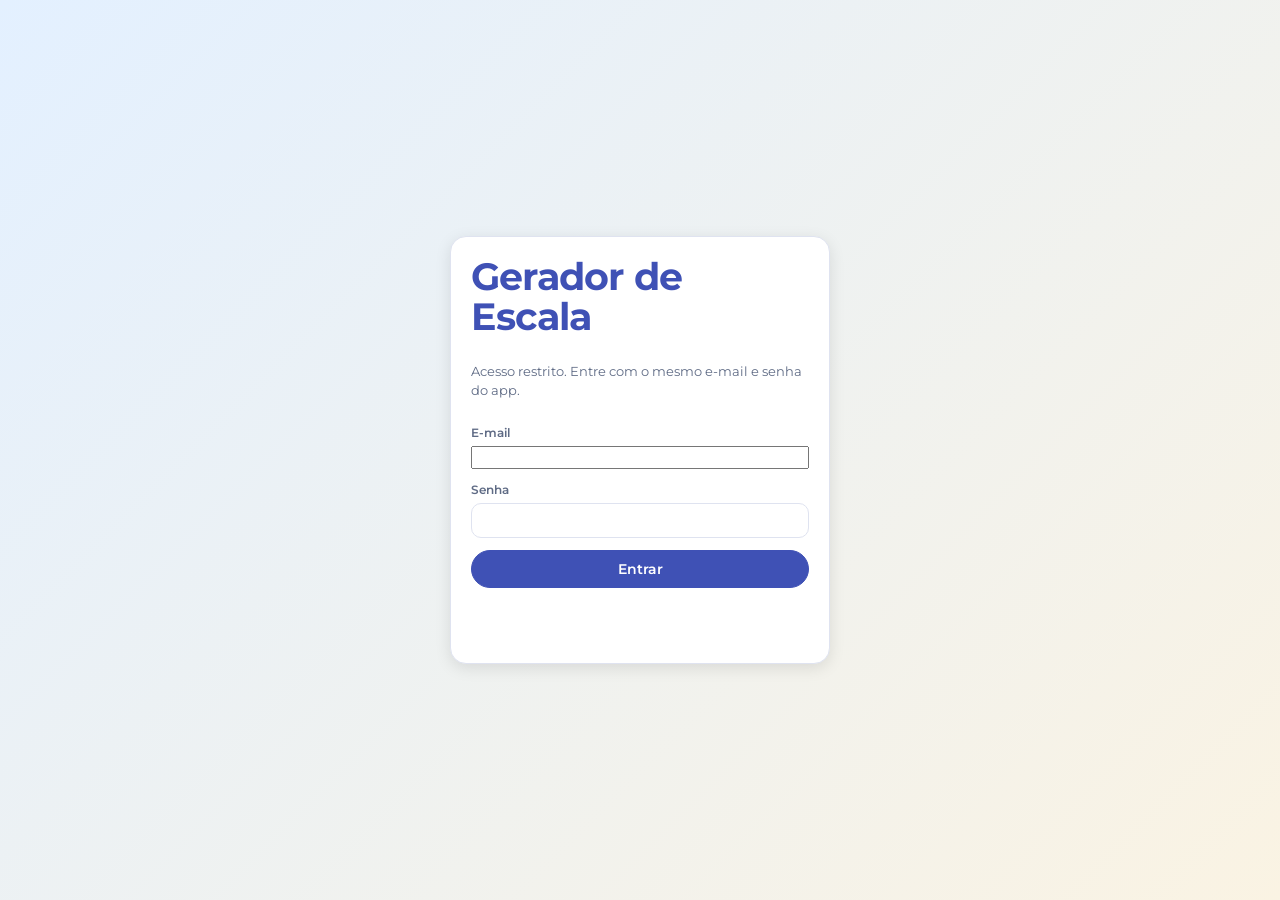
<file: gerador/index.html>
<!doctype html>
<html lang="pt-BR">
<head>
<meta charset="utf-8">
<meta name="viewport" content="width=device-width, initial-scale=1">
<title>Gerador de Escala do Louvor</title>
<meta name="robots" content="noindex,nofollow">
<meta name="robots" content="noindex">
<style>
/* Layout: barra do período no topo, abas (Membros, Indisponibilidades, Gerar, Exportar) e conteúdo em largura total */
@import url("https://fonts.googleapis.com/css?family=Montserrat:400,500,600,700,800&display=swap");
:root {
  --font: "Montserrat", "Segoe UI", system-ui, -apple-system, Arial, sans-serif;
  --bg: #e3f0ff; --page-bg: linear-gradient(135deg, #e3f0ff 0%, #faf3e3 100%);
  --surface: #ffffff; --surface-2: #f1f3fb; --border: #dfe3f0; --text: #1f2533; --muted: #5f6b85;
  --brand: #3f51b5; --brand-dark: #283593; --brand-text: #3f51b5; --brand-soft: #e8ebfa; --on-brand: #ffffff;
  --coral: #e5532d; --coral-dark: #c4421f;
  --ok: #15803d; --warn: #b45309; --bad: #dc2626; --bad-soft: #fde8e8; --warn-soft: #fdf0d8; --ok-soft: #e1f5e8;
  --radius: 16px; --shadow: 0 4px 16px rgba(0, 0, 0, .10);
  color-scheme: light;
}
@media (prefers-color-scheme: dark) {
  :root:not([data-theme="light"]) {
    --bg: #0f1626; --page-bg: linear-gradient(135deg, #0f1626 0%, #1b1a17 100%);
    --surface: #172033; --surface-2: #1d2740; --border: #2a3552; --text: #e6e9ef; --muted: #a5afc0;
    --brand: #5361bd; --brand-dark: #6b79d1; --brand-text: #9fb0ff; --brand-soft: #1f2b52; --coral-dark: #ff6b3d;
    --ok: #4ade80; --warn: #fbbf24; --bad: #f87171; --bad-soft: #3b1d22; --warn-soft: #3a2f14; --ok-soft: #14301f;
    --shadow: 0 4px 16px rgba(0, 0, 0, .5); color-scheme: dark;
  }
}
:root[data-theme="dark"] {
  --bg: #0f1626; --page-bg: linear-gradient(135deg, #0f1626 0%, #1b1a17 100%);
  --surface: #172033; --surface-2: #1d2740; --border: #2a3552; --text: #e6e9ef; --muted: #a5afc0;
  --brand: #5361bd; --brand-dark: #6b79d1; --brand-text: #9fb0ff; --brand-soft: #1f2b52; --coral-dark: #ff6b3d;
  --ok: #4ade80; --warn: #fbbf24; --bad: #f87171; --bad-soft: #3b1d22; --warn-soft: #3a2f14; --ok-soft: #14301f;
  --shadow: 0 4px 16px rgba(0, 0, 0, .5); color-scheme: dark;
}
* { box-sizing: border-box; }
body { margin: 0; background: var(--bg); background-image: var(--page-bg); background-attachment: fixed; color: var(--text); font: 14px/1.45 var(--font); min-height: 100vh; }
button, input, select, textarea { font: inherit; color: inherit; }
h1 { font-size: clamp(26px, 4.5vw, 38px); line-height: 1.05; margin: 0; color: var(--brand-text); font-weight: 700; letter-spacing: -.02em; }
h2 { font-size: 18px; margin: 0 0 10px; color: var(--brand-text); font-weight: 700; }
h3 { font-size: 14px; margin: 14px 0 8px; color: var(--muted); text-transform: uppercase; letter-spacing: .08em; }
.wrap { max-width: 1800px; margin: 0 auto; padding: 16px clamp(12px, 2.5vw, 32px) 60px; }
header.top { display: flex; flex-wrap: wrap; align-items: center; justify-content: space-between; gap: 12px; margin-bottom: 14px; }
.sub { color: var(--muted); font-size: 13px; }
.card { background: var(--surface); border: 1px solid var(--border); border-radius: var(--radius); box-shadow: var(--shadow); padding: 16px; }
.row { display: flex; flex-wrap: wrap; gap: 10px; align-items: center; }
.grow { flex: 1 1 auto; }
.btn { border: 1px solid var(--border); background: var(--surface); border-radius: 999px; padding: 8px 16px; cursor: pointer; font-weight: 600; }
.btn:hover { background: var(--surface-2); }
.btn.primary { background: var(--brand); border-color: var(--brand); color: var(--on-brand); }
.btn.primary:hover { background: var(--brand-dark); }
.btn.small { padding: 4px 10px; font-size: 12px; }
.btn.danger { color: var(--bad); }
.btn:disabled { opacity: .55; cursor: default; }
.btn:focus-visible, input:focus-visible, select:focus-visible, textarea:focus-visible, .chip:focus-visible { outline: 2px solid var(--brand); outline-offset: 2px; }
input[type=text], input[type=date], input[type=number], input[type=url], input[type=password], select, textarea {
  background: var(--surface); border: 1px solid var(--border); border-radius: 10px; padding: 8px 12px; min-width: 0;
}
textarea { width: 100%; min-height: 110px; resize: vertical; }
label.f { display: grid; gap: 4px; font-size: 12px; font-weight: 600; color: var(--muted); }
.periodo { display: flex; flex-wrap: wrap; gap: 14px; align-items: end; margin-bottom: 14px; }
.tabs { display: flex; gap: 6px; flex-wrap: wrap; margin-bottom: 14px; }
.tab { border: 1px solid var(--border); background: var(--surface); border-radius: 999px; padding: 9px 20px; cursor: pointer; font-weight: 600; color: var(--brand-text); }
.tab:hover { background: var(--brand-soft); }
.tab[aria-selected="true"] { background: var(--brand); border-color: var(--brand); color: var(--on-brand); }
[hidden] { display: none !important; }
table { border-collapse: collapse; width: 100%; }
th, td { padding: 6px 8px; border-bottom: 1px solid var(--border); text-align: left; vertical-align: middle; }
th { font-size: 11px; text-transform: uppercase; letter-spacing: .06em; color: var(--muted); position: sticky; top: 0; background: var(--surface); z-index: 2; }
.scroll { overflow: auto; max-width: 100%; max-height: 70vh; border: 1px solid var(--border); border-radius: 10px; }
.scroll table { min-width: max-content; }
.chip { display: inline-block; border: 1px solid var(--border); background: var(--surface-2); color: var(--muted); border-radius: 999px; padding: 2px 10px; font-size: 12px; font-weight: 600; cursor: pointer; margin: 2px 3px 2px 0; user-select: none; }
.chip.on { background: var(--brand); border-color: var(--brand); color: var(--on-brand); }
.tag { display: inline-block; border-radius: 6px; padding: 1px 8px; font-size: 11px; font-weight: 700; }
.tag.ok { background: var(--ok-soft); color: var(--ok); }
.tag.warn { background: var(--warn-soft); color: var(--warn); }
.tag.bad { background: var(--bad-soft); color: var(--bad); }
.muted { color: var(--muted); }
.inativo td { opacity: .55; }
.matriz th.dia { writing-mode: vertical-rl; transform: rotate(180deg); height: 120px; text-align: left; white-space: nowrap; }
.matriz td.nome, .matriz th.nome { position: sticky; left: 0; background: var(--surface); z-index: 3; font-weight: 600; min-width: 130px; }
.matriz td.c { text-align: center; padding: 3px; }
.matriz input[type=checkbox] { width: 18px; height: 18px; accent-color: var(--bad); }
.matriz tr.semana td { background: var(--surface-2); font-size: 11px; color: var(--muted); }
.cfg { display: grid; grid-template-columns: repeat(auto-fit, minmax(260px, 1fr)); gap: 12px; }
.tipo { border: 1px solid var(--border); border-radius: 12px; padding: 12px; background: var(--surface-2); }
.tipo.off { opacity: .55; }
.vagas { display: grid; grid-template-columns: repeat(4, 1fr); gap: 6px; margin-top: 8px; }
.vagas label { font-size: 11px; color: var(--muted); display: grid; gap: 2px; font-weight: 600; }
.vagas input { width: 100%; text-align: center; padding: 4px; }
.semana-t { margin: 16px 0 6px; font-weight: 700; color: var(--muted); text-transform: uppercase; letter-spacing: .08em; font-size: 12px; }
.res td { vertical-align: top; }
.res td.d { white-space: nowrap; font-weight: 700; }
.res td.d small { display: block; color: var(--muted); font-weight: 500; }
.slot { display: block; width: 100%; min-width: 120px; margin: 2px 0; padding: 4px 6px; font-size: 13px; }
.slot.vago { border-color: var(--bad); background: var(--bad-soft); }
.slot.alerta { border-color: var(--warn); background: var(--warn-soft); }
.slot.fixo { border-left: 4px solid var(--brand); }
.sc td { padding: 4px 8px; }
.alertas li { margin: 4px 0; }
.alertas .bad { color: var(--bad); }
.alertas .warn { color: var(--warn); }
.alertas .ok { color: var(--ok); }
.barra { display: inline-block; height: 10px; border-radius: 5px; background: var(--brand); vertical-align: middle; }
pre.code { background: var(--surface-2); border: 1px solid var(--border); border-radius: 10px; padding: 12px; overflow: auto; max-height: 340px; font: 12px/1.45 ui-monospace, Consolas, monospace; white-space: pre; }
dialog { border: 1px solid var(--border); border-radius: var(--radius); background: var(--surface); color: var(--text); padding: 0; width: min(920px, calc(100vw - 20px)); max-height: calc(100vh - 20px); }
dialog::backdrop { background: rgba(0, 0, 0, .55); }
.ficha { display: flex; flex-direction: column; max-height: calc(100vh - 20px); }
.ficha-top { background: var(--surface-2); display: flex; justify-content: space-between; align-items: center; gap: 10px; padding: 14px 18px; border-bottom: 1px solid var(--border); }
.ficha-top h2 { margin: 0; color: var(--brand-text); }
.ficha-corpo { padding: 4px 18px 20px; overflow: auto; }
table.pode th, table.pode td { text-align: center; }
table.pode td:first-child, table.pode th:first-child { text-align: left; }
.pode td.c input { width: 18px; height: 18px; accent-color: var(--brand); }
.indcultos { display: flex; flex-wrap: wrap; gap: 6px 10px; align-items: center; }
.indcultos .sem-t { flex: 1 0 100%; font-size: 11px; color: var(--muted); text-transform: uppercase; letter-spacing: .08em; margin-top: 6px; }
.ic { display: inline-flex; gap: 5px; align-items: center; border: 1px solid var(--border); border-radius: 8px; padding: 3px 8px; font-size: 12px; background: var(--surface-2); cursor: pointer; }
.ic.on { background: var(--bad-soft); border-color: var(--bad); color: var(--bad); }
.ic input { accent-color: var(--bad); }
.grupo td { background: var(--surface-2); }
.prio { display: flex; flex-wrap: wrap; gap: 10px; }
.lista-ind { padding-left: 18px; margin: 6px 0; }
.lista-ind li { margin: 4px 0; }
.grid2 > * { min-width: 0; }
.card { min-width: 0; }
.grid2 { display: grid; grid-template-columns: minmax(0, 2.2fr) minmax(280px, 1fr); gap: 16px; align-items: start; }
@media (max-width: 1100px) { .grid2 { grid-template-columns: 1fr; } }
.msg { min-height: 1.3em; font-size: 13px; }
.msg.ok { color: var(--ok); } .msg.err { color: var(--bad); }
details > summary { cursor: pointer; font-weight: 700; }
.toast { position: fixed; right: 16px; bottom: 16px; background: var(--text); color: var(--bg); padding: 10px 16px; border-radius: 10px; box-shadow: var(--shadow); z-index: 50; }
/* marca e menu (mesmo padrão do site Louvor CEVD) */
.site-nav { background: var(--surface); border: 1px solid var(--border); border-radius: 14px; box-shadow: 0 2px 10px rgba(63, 81, 181, .12); margin-bottom: 18px; position: sticky; top: 8px; z-index: 40; }
.site-nav-in { padding: 8px 14px; display: flex; align-items: center; gap: 10px; flex-wrap: wrap; }
.site-brand { display: flex; align-items: center; gap: 10px; font-weight: 700; color: var(--brand-text); letter-spacing: .3px; }
.site-brand img { border-radius: 50%; background: var(--surface); }
.nav-acoes { margin-left: auto; display: flex; gap: 8px; align-items: center; flex-wrap: wrap; }
.theme-btn { width: 38px; height: 38px; flex: none; border-radius: 50%; border: 1px solid var(--border); background: var(--surface-2); color: var(--brand-text); cursor: pointer; display: inline-grid; place-items: center; font-size: 19px; line-height: 1; padding: 0; }
.theme-btn::before { content: "\25D0"; }
.theme-btn:hover { background: var(--brand-soft); }
header.top { margin-bottom: 18px; }
.card { padding: 20px; }
.tipo { border-radius: 14px; }
.scroll { border-radius: 12px; }
th { background: var(--surface-2); }
#tbMembros tbody tr:hover td { background: var(--brand-soft); }
@media (max-width: 700px) { .site-brand span { display: none; } .card { padding: 14px; } }
#loginGate { position: fixed; inset: 0; z-index: 100; display: grid; place-items: center; padding: 16px; background: var(--bg); background-image: var(--page-bg); }
#loginGate[hidden] { display: none; }
#loginForm { width: min(380px, 100%); display: grid; gap: 12px; }
#loginForm input { width: 100%; }
body.bloqueado .wrap { display: none; }
#btnSair[hidden] { display: none; }
</style>
</head>
<body>
<div id="loginGate" hidden>
  <form id="loginForm" class="card" autocomplete="on">
    <h1>Gerador de Escala</h1>
    <p class="sub">Acesso restrito. Entre com o mesmo e-mail e senha do app.</p>
    <label class="f">E-mail<input type="email" id="lgEmail" autocomplete="username" required></label>
    <label class="f">Senha<input type="password" id="lgSenha" autocomplete="current-password" required></label>
    <button class="btn primary" id="lgEntrar" type="submit">Entrar</button>
    <p class="msg" id="lgMsg" role="alert"></p>
  </form>
</div>
<div class="wrap">
  <nav class="site-nav" aria-label="Barra do gerador">
    <div class="site-nav-in">
      <span class="site-brand"><img src="[data-uri]" alt="" width="34" height="34"><span>Louvor CEVD</span></span>
      <div class="nav-acoes">
        <button class="btn" id="btnBackup" type="button">Salvar backup</button>
        <button class="btn" id="btnRestaurar" type="button">Abrir backup</button>
        <input type="file" id="fileBackup" accept="application/json,.json" hidden>
        <button class="btn" id="btnSair" type="button" hidden>Sair</button>
        <button type="button" class="theme-btn" id="btnTema" aria-label="Alternar tema claro e escuro" title="Alternar tema"></button>
      </div>
    </div>
  </nav>
  <header class="top">
    <div>
      <h1>Gerador de Escala</h1>
      <div class="sub">Privado: os dados ficam só neste navegador. Faça um backup de vez em quando.</div>
    </div>
  </header>

  <section class="card periodo" aria-label="Período da escala">
    <label class="f">Primeiro dia
      <input type="date" id="pInicio">
    </label>
    <label class="f">Semanas
      <input type="number" id="pSemanas" min="1" max="12" step="1" style="width:90px">
    </label>
    <div class="sub" id="pResumo"></div>
  </section>

  <nav class="tabs" role="tablist">
    <button class="tab" role="tab" data-tab="membros" aria-selected="true">1. Membros</button>
    <button class="tab" role="tab" data-tab="gerar" aria-selected="false">2. Gerar escala</button>
    <button class="tab" role="tab" data-tab="exportar" aria-selected="false">3. Aplicar na planilha</button>
  </nav>

  <dialog id="dlgMembro" aria-labelledby="fichaTitulo">
    <div class="ficha">
      <div class="ficha-top"><h2 id="fichaTitulo"></h2><button class="btn" id="fichaFechar" type="button">Fechar</button></div>
      <div id="fichaCorpo" class="ficha-corpo"></div>
    </div>
  </dialog>

  <!-- ============ 1. MEMBROS ============ -->
  <section id="tab-membros" class="card">
    <h2>Membros e o que cada um faz</h2>
    <p class="sub">Marque as funções de cada pessoa. Em <b>Abrir ficha</b> você define, para cada membro, <b>em quais cultos e o que ele pode fazer em cada um</b> (por exemplo, ministra de manhã e não à noite), se é jovem, se ministra a Santa Ceia e quando ele não pode (cultos do período, férias e dias fixos). Os valores iniciais vêm do histórico do app: revise quem aparece como "revisar". Inativo não entra na escala; o "Convidado" é o curinga.</p>
    <div class="scroll" style="max-height:60vh">
      <table id="tbMembros">
        <thead><tr><th>Nome na planilha</th><th>Funções</th><th>Resumo</th><th>Prioridade</th><th>Ativo</th><th></th></tr></thead>
        <tbody></tbody>
      </table>
    </div>
    <div class="row" style="margin-top:12px">
      <input type="text" id="novoNome" placeholder="Nome de quem vai entrar" style="min-width:220px">
      <button class="btn primary" id="btnAddMembro" type="button">Adicionar membro</button>
      <span class="grow"></span>
      <button class="btn" id="btnRestaurarApp" type="button" title="Volta a lista de membros que veio do app">Restaurar lista do app</button>
    </div>
    <details style="margin-top:14px">
      <summary>Colar uma lista de membros</summary>
      <p class="sub">Uma pessoa por linha, no formato <code>Nome; Função, Função</code>. Exemplo: <code>Jessé; Ministro, Vocal, Baixo</code>. Funções: Ministro, Vocal (Back), Violão, Teclado, Guitarra, Baixo, Bateria, Sax.</p>
      <textarea id="colarMembros" placeholder="Jessé; Ministro, Vocal, Baixo&#10;Rosy; Vocal"></textarea>
      <div class="row" style="margin-top:8px">
        <button class="btn" id="btnColar" type="button">Adicionar da lista colada</button>
        <span class="msg" id="msgColar"></span>
      </div>
    </details>
  </section>

  <section id="tab-gerar" hidden>
    <div class="card">
      <h2>Cultos e quantas pessoas em cada função</h2>
      <div class="cfg" id="cfgTipos"></div>
      <h3>Regras de folga e equilíbrio</h3>
      <div class="row" style="align-items:end">
        <label class="f">Máximo de cultos por semana (por pessoa)
          <input type="number" id="rMaxSemana" min="1" max="6" step="1" style="width:110px">
        </label>
        <label class="f">Semanas de folga no período (mínimo)
          <input type="number" id="rFolgas" min="0" max="6" step="1" style="width:110px">
        </label>
        <label class="f">Tentativas (mais = melhor resultado)
          <input type="number" id="rTent" min="50" max="3000" step="50" style="width:110px">
        </label>
      </div>
      <div class="row" style="margin-top:10px">
        <label><input type="checkbox" id="rCopia"> Domingo à noite repete a equipe da quinta (com ajustes)</label>
        <label><input type="checkbox" id="rDom"> Permitir a mesma pessoa nos dois cultos de domingo</label>
        <label><input type="checkbox" id="rConv"> Usar "Convidado" quando faltar gente</label>
      </div>
      <div class="row" style="margin-top:14px">
        <button class="btn primary" id="btnGerar" type="button">Gerar escala</button>
        <button class="btn" id="btnLimparTravas" type="button">Soltar escolhas manuais</button>
        <span class="msg" id="msgGerar"></span>
      </div>
    </div>

    <div class="card" id="cardSC" style="margin-top:16px"></div>
    <div class="card" id="cardAnt" style="margin-top:16px"></div>

    <div class="grid2" style="margin-top:16px" id="resultado" hidden>
      <div class="card">
        <h2>Escala gerada <span class="sub">(troque qualquer pessoa pela lista; a escolha fica travada ao gerar de novo)</span></h2>
        <div id="resTabela"></div>
      </div>
      <div>
        <div class="card">
          <h2>Alertas</h2>
          <ul class="alertas" id="alertas" style="padding-left:18px;margin:0"></ul>
        </div>
        <div class="card" style="margin-top:16px">
          <h2>Carga por pessoa</h2>
          <div class="scroll" style="max-height:50vh"><table id="tbCarga"></table></div>
        </div>
      </div>
    </div>
  </section>

  <!-- ============ 4. EXPORTAR ============ -->
  <section id="tab-exportar" hidden>
    <div class="card">
      <h2>Como vai ficar na planilha</h2>
      <p class="sub">Mesmas colunas da planilha da escala: Data, dia, hora, culto, Ministro (2), Back (3), Violão, Teclado, Guitarra, Baixo, Bateria, data do ensaio (coluna O) e horário do ensaio (coluna P).</p>
      <div class="row" style="margin-bottom:8px">
        <label><input type="checkbox" id="xSexta"> Incluir a linha de sexta vazia (como na planilha)</label>
        <label><input type="checkbox" id="xEnsaio"> Preencher o ensaio de quinta e domingo (segunda às <input type="text" id="xEnsaioHora" value="19:00" style="width:64px">)</label>
        <span class="grow"></span>
        <button class="btn" id="btnCopiar" type="button">Copiar para colar na planilha</button>
        <button class="btn" id="btnCsv" type="button">Baixar CSV</button>
      </div>
      <div class="scroll" style="max-height:46vh"><table id="tbExport"></table></div>
      <div class="msg" id="msgExport"></div>
    </div>
    <div class="card" style="margin-top:16px">
      <h2>Aplicar direto na planilha do Google</h2>
      <p class="sub">Precisa de um pequeno script na planilha, criado uma única vez (passo a passo abaixo). Depois é só colar o endereço e a senha aqui e apertar o botão.</p>
      <div class="row" style="align-items:end">
        <label class="f grow">Endereço do aplicativo da web (termina em /exec)
          <input type="url" id="sUrl" placeholder="https://script.google.com/macros/s/.../exec">
        </label>
        <label class="f">Senha do script (TOKEN)
          <input type="password" id="sToken" autocomplete="off" style="min-width:200px">
        </label>
        <label class="f">Aba
          <input type="text" id="sAba" placeholder="Escala" style="width:140px">
        </label>
      </div>
      <div class="row" style="margin-top:10px">
        <button class="btn primary" id="btnAplicar" type="button">Aplicar na planilha</button>
        <span class="msg" id="msgAplicar"></span>
      </div>
      <details style="margin-top:14px">
        <summary>Passo a passo para criar o script (uma vez só)</summary>
        <ol>
          <li>Abra a planilha da escala e vá em <b>Extensões &gt; Apps Script</b>.</li>
          <li>Apague o que estiver no editor e cole o código abaixo. Troque <code>ABA</code> pelo nome exato da aba da escala.</li>
          <li>Em <b>Configurações do projeto &gt; Propriedades do script</b>, crie a propriedade <code>TOKEN</code> com uma senha sua (qualquer texto longo).</li>
          <li>Clique em <b>Implantar &gt; Nova implantação &gt; Aplicativo da Web</b>. Em "Executar como", escolha <b>Eu</b>. Em "Quem pode acessar", escolha <b>Qualquer pessoa</b>. Autorize quando pedir.</li>
          <li>Copie o endereço que termina em <code>/exec</code> e a senha para os campos acima.</li>
        </ol>
        <div class="row" style="margin:6px 0"><button class="btn small" id="btnCopiarScript" type="button">Copiar código do script</button></div>
        <pre class="code" id="codigoScript"></pre>
      </details>
    </div>
  </section>
</div>
<div class="toast" id="toast" hidden></div>

<script>
// Login com os usuários do Supabase. Só vale quando o gerador está hospedado (https); aberto do computador, entra direto.
(function () {
  var URL_API = "https://ipdrbhkzluuwjulkhjkd.supabase.co", CHAVE = "sb_publishable_SVVAGw8jBQUOksd73d_zvQ_z_SacS65";   // chave pública (publishable), a mesma do app
  var PERFIS = ["admin", "lider", "advanced"], PAPEIS_LOUVOR = ["lider", "administrador"], KEY = "gerador-sessao";
  var local = location.protocol === "file:" || location.hostname === "localhost" || location.hostname === "127.0.0.1";
  if (local && !/[?&]login=1/.test(location.search)) return;
  var gate = document.getElementById("loginGate"), msg = document.getElementById("lgMsg"), sair = document.getElementById("btnSair");
  document.body.classList.add("bloqueado"); gate.hidden = false; sair.hidden = false;
  function ler() { try { return JSON.parse(localStorage.getItem(KEY) || "null"); } catch (e) { return null; } }
  function gravar(x) { try { if (x) localStorage.setItem(KEY, JSON.stringify(x)); else localStorage.removeItem(KEY); } catch (e) {} }
  function aviso(t, ok) { msg.textContent = t || ""; msg.className = "msg " + (ok ? "ok" : "err"); }
  function auth(corpo, tipo) {
    return fetch(URL_API + "/auth/v1/token?grant_type=" + tipo, { method: "POST", headers: { apikey: CHAVE, "Content-Type": "application/json" }, body: JSON.stringify(corpo) })
      .then(function (r) { return r.json().then(function (j) { if (!r.ok) throw new Error(j.error_description || j.msg || "erro"); return j; }); });
  }
  function rest(caminho, sessao) {
    return fetch(URL_API + "/rest/v1/" + caminho, { headers: { apikey: CHAVE, Authorization: "Bearer " + sessao.access_token } })
      .then(function (r) { if (!r.ok) throw new Error("http " + r.status); return r.json(); });
  }
  function autorizado(sessao) {   // perfil de administração no app, ou líder/administrador do Louvor
    return rest("membros?select=perfil&id=eq." + sessao.uid, sessao).then(function (l) {
      if (l[0] && PERFIS.indexOf(String(l[0].perfil || "").toLowerCase()) >= 0) return true;
      return rest("membros_ministerios?select=papel,ativo,ministerios(slug)&membro_id=eq." + sessao.uid, sessao).then(function (m) {
        return m.some(function (x) { return x.ativo !== false && x.ministerios && x.ministerios.slug === "louvor" && PAPEIS_LOUVOR.indexOf(String(x.papel || "").toLowerCase()) >= 0; });
      }).catch(function () { return false; });
    });
  }
  function liberar() { document.body.classList.remove("bloqueado"); gate.hidden = true; }
  function sairAgora() { gravar(null); location.reload(); }
  sair.addEventListener("click", sairAgora);
  function entrar(resp) {
    var sessao = { access_token: resp.access_token, refresh_token: resp.refresh_token, exp: Date.now() + (resp.expires_in || 3600) * 1000, uid: resp.user && resp.user.id };
    return autorizado(sessao).then(function (ok) {
      if (!ok) { gravar(null); aviso("Esta conta não tem permissão para usar o gerador."); return; }
      gravar(sessao); liberar();
    });
  }
  var atual = ler();
  if (atual && atual.refresh_token) {
    aviso("Verificando acesso...", true);
    var prom = atual.exp > Date.now() + 60000 ? Promise.resolve({ access_token: atual.access_token, refresh_token: atual.refresh_token, expires_in: (atual.exp - Date.now()) / 1000, user: { id: atual.uid } }) : auth({ refresh_token: atual.refresh_token }, "refresh_token");
    prom.then(entrar).catch(function () { gravar(null); aviso(""); });
  }
  document.getElementById("loginForm").addEventListener("submit", function (e) {
    e.preventDefault();
    var b = document.getElementById("lgEntrar"); b.disabled = true; aviso("Entrando...", true);
    auth({ email: document.getElementById("lgEmail").value.trim(), password: document.getElementById("lgSenha").value }, "password")
      .then(entrar).catch(function (err) { aviso(/invalid/i.test(err.message) ? "E-mail ou senha incorretos." : "Não foi possível entrar. Confira a internet e tente de novo."); })
      .then(function () { b.disabled = false; document.getElementById("lgSenha").value = ""; });
  });
})();
</script>
<script>
(function () {
  var root = document.documentElement, K = "tema-gerador";
  try { var sv = localStorage.getItem(K); if (sv === "dark" || sv === "light") root.setAttribute("data-theme", sv); } catch (e) {}
  document.addEventListener("click", function (e) {
    if (!(e.target.closest && e.target.closest("#btnTema"))) return;
    var t = root.getAttribute("data-theme"), dark = t ? t === "dark" : window.matchMedia("(prefers-color-scheme: dark)").matches;
    root.setAttribute("data-theme", dark ? "light" : "dark");
    try { localStorage.setItem(K, dark ? "light" : "dark"); } catch (err) {}
  });
})();
</script>
<script>
(function () {
'use strict';

// ====================================================================== constantes
var FUNCOES = ["Ministro", "Vocal", "Violão", "Teclado", "Guitarra", "Baixo", "Bateria", "Sax"];
var ROTULO = { Ministro: "Ministro", Vocal: "Back", "Violão": "Violão", Teclado: "Teclado", Guitarra: "Guitarra", Baixo: "Baixo", Bateria: "Bateria", Sax: "Sax" };
var CAP_PLANILHA = { Ministro: 2, Vocal: 3, "Violão": 1, Teclado: 1, Guitarra: 1, Baixo: 1, Bateria: 1, Sax: 0 };
var DIAS = ["dom.", "seg.", "ter.", "qua.", "qui.", "sex.", "sáb."];
var CHAVE = "gerador-escala-v1";

// Membros do Louvor vindos do app (só nome na planilha e funções). a = ativo no ministério.
var MEMBROS_APP = [
  ["Adjanio", ["Ministro", "Vocal", "Violão"], 0], ["Aleane", ["Ministro", "Vocal"], 1], ["Ana Clara", ["Vocal"], 0],
  ["Anne Gabrielly", ["Vocal"], 1], ["Cawan", ["Ministro", "Vocal", "Violão"], 1], ["Cilene", ["Ministro", "Vocal"], 1],
  ["Convidado", ["Ministro", "Vocal", "Violão", "Teclado", "Guitarra", "Baixo", "Bateria"], 1, 1],
  ["Dany", ["Ministro", "Vocal"], 0], ["Eduardo", ["Ministro", "Vocal"], 1], ["Eliana", ["Vocal"], 1],
  ["Ewerton", ["Ministro", "Vocal", "Violão", "Teclado", "Guitarra", "Baixo"], 1], ["Felipe Silva", ["Bateria"], 1],
  ["Gabriel", ["Teclado"], 1], ["Guilherme", ["Bateria"], 1], ["Henrique", ["Ministro", "Vocal", "Violão", "Baixo"], 0],
  ["Isis", ["Ministro", "Vocal"], 1], ["Jessé", ["Ministro", "Vocal", "Violão", "Baixo"], 1],
  ["Jhordan", ["Ministro", "Vocal", "Violão", "Baixo"], 1], ["Kaká", ["Ministro", "Vocal", "Violão", "Baixo"], 0],
  ["Lucas", ["Ministro", "Vocal", "Violão", "Teclado", "Bateria"], 1], ["Marcos", ["Violão", "Guitarra"], 1],
  ["Marilei", ["Ministro", "Vocal"], 1], ["Mikeias", ["Ministro", "Vocal", "Violão", "Baixo"], 1],
  ["Naira", ["Ministro", "Vocal"], 1], ["Nayane", ["Ministro", "Vocal"], 0], ["Rosy", ["Vocal"], 1],
  ["V. Mesquita", ["Ministro", "Vocal"], 1], ["Veronica", ["Ministro", "Vocal"], 1], ["Vitória Rodrigues", ["Vocal"], 0],
  ["Wesley", ["Guitarra"], 0], ["Yokennan", ["Bateria"], 0]
];

// Ponto de partida tirado do histórico do app (quem já ministrou em cada culto, mín. 2 vezes; e quem serviu nos Jovens, mín. 3).
// Ordem: [quinta, sábado, domingo manhã, domingo noite]. Quem tem a função Ministro e não aparece aqui começa sem nenhum culto: revise.
var REGRAS_MINISTRO = { "Jessé": [1, 0, 1, 1], "Lucas": [1, 0, 0, 1], "Ewerton": [1, 1, 1, 1], "Mikeias": [0, 0, 1, 0], "Jhordan": [1, 1, 1, 1],
  "Marilei": [1, 0, 0, 1], "Cawan": [1, 1, 0, 1], "Cilene": [1, 0, 0, 0], "Eduardo": [1, 0, 0, 0] };
var JOVENS = ["Marcos", "Aleane", "Mikeias", "Rosy", "Jhordan", "Cawan", "V. Mesquita", "Felipe Silva", "Gabriel", "Guilherme"];
var CHAVES_TIPO = ["qui", "sab", "dom1", "dom2"];
var ROT_CURTO = { qui: "Qui", sab: "Sáb", dom1: "Dom ☀", dom2: "Dom ☾" };
// Cada culto tem um "tipo": qui, sab, dom1 (manhã), dom2 (noite) e, na Santa Ceia, sc1 (manhã) e sc2 (noite).
// m.nao["tipo|Função"] = true quer dizer que a pessoa NÃO faz aquela função naquele culto (o padrão é poder).
function tipoDe(s) { return s.sc ? (s.tipo === "dom1" ? "sc1" : "sc2") : s.tipo; }
function permitido(m, s, role) { return !(m.nao && m.nao[tipoDe(s) + "|" + role]); }
function regrasPadrao(m) {
  var nao = {};
  if (m.funcoes.indexOf("Ministro") >= 0 && !m.convidado) {
    var r = REGRAS_MINISTRO[m.nome] || [0, 0, 0, 0];
    CHAVES_TIPO.forEach(function (k, i) { if (!r[i]) nao[k + "|Ministro"] = true; });
    if (!r[3]) nao["sc2|Ministro"] = true;   // Santa Ceia da noite segue a restrição da noite; a da manhã não tem restrição
  }
  return { nao: nao, jovem: JOVENS.indexOf(m.nome) >= 0 };
}
function tiposPadrao() {
  return {
    qui:  { rotulo: "Quinta",         dow: 4, hora: "19:00", culto: "Passos de Fé",          ativo: true, jovens: "todos", vagas: { Ministro: 1, Vocal: 2, "Violão": 1, Teclado: 0, Guitarra: 1, Baixo: 1, Bateria: 1, Sax: 0 } },
    sab:  { rotulo: "Sábado",         dow: 6, hora: "19:00", culto: "Jovens",                ativo: true, jovens: "so", vagas: { Ministro: 1, Vocal: 1, "Violão": 1, Teclado: 1, Guitarra: 0, Baixo: 1, Bateria: 1, Sax: 0 } },
    dom1: { rotulo: "Domingo manhã",  dow: 0, hora: "07:00", culto: "Culto da Melhor Idade", ativo: true, jovens: "todos", ministroViolao: true, vagas: { Ministro: 1, Vocal: 0, "Violão": 1, Teclado: 0, Guitarra: 0, Baixo: 0, Bateria: 0, Sax: 0 } },
    dom2: { rotulo: "Domingo noite",  dow: 0, hora: "17:30", culto: "Domingo",               ativo: true, jovens: "todos", vagas: { Ministro: 1, Vocal: 2, "Violão": 1, Teclado: 0, Guitarra: 1, Baixo: 1, Bateria: 1, Sax: 0 } }
  };
}
var ORDEM_TIPOS = ["qui", "sab", "dom1", "dom2"];

// ====================================================================== utilidades
function $(s, r) { return (r || document).querySelector(s); }
function $$(s, r) { return Array.prototype.slice.call((r || document).querySelectorAll(s)); }
function esc(t) { return String(t == null ? "" : t).replace(/[&<>"']/g, function (c) { return { "&": "&amp;", "<": "&lt;", ">": "&gt;", '"': "&quot;", "'": "&#39;" }[c]; }); }
function pad(n) { return (n < 10 ? "0" : "") + n; }
function iso(d) { return d.getFullYear() + "-" + pad(d.getMonth() + 1) + "-" + pad(d.getDate()); }
function parseIso(s) { var p = String(s).split("-"); return new Date(+p[0], +p[1] - 1, +p[2], 12, 0, 0); }
function dm(d) { return pad(d.getDate()) + "/" + pad(d.getMonth() + 1); }
function addDias(d, n) { var x = new Date(d.getTime()); x.setDate(x.getDate() + n); return x; }
function norm(t) { return String(t || "").normalize("NFD").replace(/[̀-ͯ]/g, "").toLowerCase().trim(); }
function uid() { return "m" + Math.random().toString(36).slice(2, 9); }
function toast(msg) { var t = $("#toast"); t.textContent = msg; t.hidden = false; clearTimeout(toast.t); toast.t = setTimeout(function () { t.hidden = true; }, 3200); }
function proxQuinta() { var d = new Date(); d.setHours(12, 0, 0, 0); while (d.getDay() !== 4) d.setDate(d.getDate() + 1); return d; }
function mulberry(a) { return function () { a |= 0; a = a + 0x6D2B79F5 | 0; var t = Math.imul(a ^ a >>> 15, 1 | a); t = t + Math.imul(t ^ t >>> 7, 61 | t) ^ t; return ((t ^ t >>> 14) >>> 0) / 4294967296; }; }

// ====================================================================== estado
var S;
var SANTA_CEIA_PADRAO = ["Mikeias", "Ewerton"]; // ministros da Santa Ceia na planilha de 04/10
function padrao() {
  var membros = MEMBROS_APP.map(function (m) {
    var base = { id: uid(), nome: m[0], funcoes: m[1].slice(), ativo: !!m[2], convidado: !!m[3], santaCeia: SANTA_CEIA_PADRAO.indexOf(m[0]) >= 0 };
    var r = regrasPadrao(base); base.nao = r.nao; base.jovem = r.jovem;
    return base;
  });
  return {
    membros: membros, indisp: [], fixos: {}, escala: null, regraFix: {}, avisosRegra: [], santaCeia: { inicia: "", datas: {} },
    periodo: { inicio: iso(proxQuinta()), semanas: 4 },
    tipos: tiposPadrao(),
    regras: { copiaQuinta: true, maxSemana: 2, folgas: 1, tentativas: 400, domDuplo: false, convidado: true },
    export: { sexta: true, ensaio: true, ensaioHora: "19:00", url: "", token: "", aba: "Escala" }
  };
}
function carregar() {
  try {
    var raw = localStorage.getItem(CHAVE);
    if (raw) { var o = JSON.parse(raw); var base = padrao(); for (var k in base) if (!(k in o)) o[k] = base[k];
      if (!o.santaCeia || !o.santaCeia.datas) o.santaCeia = { inicia: "", datas: {} };
      if (!o.membros.some(function (m) { return "santaCeia" in m; })) o.membros.forEach(function (m) { m.santaCeia = SANTA_CEIA_PADRAO.indexOf(m.nome) >= 0; });
      o.membros.forEach(function (m) {
        if (!m.nao) {
          var r = regrasPadrao(m);
          if (m.ministra) { m.nao = {}; CHAVES_TIPO.forEach(function (k) { if (m.ministra[k] === false) m.nao[k + "|Ministro"] = true; }); if (m.ministra.dom2 === false) m.nao["sc2|Ministro"] = true; }
          else m.nao = r.nao;
          if (!("jovem" in m)) m.jovem = r.jovem;
        }
        delete m.ministra;
      });
      var tp = tiposPadrao(); Object.keys(tp).forEach(function (k) { if (o.tipos[k] && !o.tipos[k].jovens) o.tipos[k].jovens = tp[k].jovens; if (o.tipos[k] && !("ministroViolao" in o.tipos[k])) o.tipos[k].ministroViolao = !!tp[k].ministroViolao; });
      if (!o.violao1) { o.violao1 = true; Object.keys(o.tipos).forEach(function (k) { if (!(+o.tipos[k].vagas["Violão"] > 0)) o.tipos[k].vagas["Violão"] = 1; }); }   // ministro que toca violão ocupa a vaga de violão
      return o; }
  } catch (e) {}
  return padrao();
}
function salvar() { try { localStorage.setItem(CHAVE, JSON.stringify(S)); } catch (e) {} }
S = carregar();

// ====================================================================== serviços do período
// Semana de escala = quinta a domingo. N semanas contam a partir da primeira quinta do período e terminam no domingo da última.
// Se o primeiro dia cai de sexta a domingo, esses cultos entram antes como uma semana parcial.
function periodoDatas() {
  var ini = parseIso(S.periodo.inicio), nw = Math.max(1, Math.min(12, +S.periodo.semanas || 1));
  var qui = addDias(ini, (4 - ini.getDay() + 7) % 7), fim = addDias(qui, (nw - 1) * 7 + 3);
  return { ini: ini, qui: qui, fim: fim, n: Math.round((fim.getTime() - ini.getTime()) / 864e5) + 1 };
}
function nSemanas() { var d = parseIso(S.periodo.inicio).getDay(); return Math.max(1, Math.min(12, +S.periodo.semanas || 1)) + ((d === 5 || d === 6 || d === 0) ? 1 : 0); }
function montarServicos() {
  var out = [], pd = periodoDatas(), ini = pd.ini, n = pd.n;
  for (var i = 0; i < n; i++) {
    var d = addDias(ini, i);
    ORDEM_TIPOS.forEach(function (k) {
      var t = S.tipos[k];
      if (!t.ativo || d.getDay() !== t.dow) return;
      var sc = S.santaCeia && S.santaCeia.datas[iso(d)] && S.santaCeia.datas[iso(d)][k];
      out.push({ id: iso(d) + "|" + k, data: iso(d), tipo: k, hora: t.hora, culto: sc ? "Santa Ceia" : t.culto, sc: !!sc, dow: d.getDay() });
    });
  }
  out.sort(function (a, b) { return a.data < b.data ? -1 : a.data > b.data ? 1 : (a.hora < b.hora ? -1 : 1); });
  var iniMs = ini.getTime();
  var parcial = nSemanas() - Math.max(1, Math.min(12, +S.periodo.semanas || 1));   // 1 se há semana parcial antes da primeira quinta
  out.forEach(function (s) { s.semana = Math.floor(Math.round((parseIso(s.data).getTime() - pd.qui.getTime()) / 864e5) / 7) + parcial; });
  return out;
}
function nomeById(id) { var m = S.membros.filter(function (x) { return x.id === id; })[0]; return m ? m.nome : "?"; }
function membroById(id) { return S.membros.filter(function (x) { return x.id === id; })[0] || null; }

// indisponibilidade: devolve o motivo (texto) ou null
function indisponivel(mid, s) {
  for (var i = 0; i < S.indisp.length; i++) {
    var e = S.indisp[i];
    if (e.membro !== mid) continue;
    if (e.tipo === "culto" && e.data === s.data && e.cultoTipo === s.tipo) return e.motivo || "indisponível neste culto";
    if (e.tipo === "periodo" && s.data >= e.de && s.data <= (e.ate || e.de)) return e.motivo || "ausente no período";
    if (e.tipo === "semanal" && e.dias.indexOf(s.dow) >= 0 && (!e.tipos || !e.tipos.length || e.tipos.indexOf(s.tipo) >= 0)) return e.motivo || "não pode neste dia";
  }
  return null;
}

// ====================================================================== gerador
// Santa Ceia da NOITE: ministram só os marcados com o flag "Santa Ceia", em rodízio. Cada mês a vez avança um nome;
// com dois nomes, eles se alternam de um mês para o outro. A Santa Ceia da manhã não tem restrição (segue as regras normais).
var FX = {};   // travas efetivas (regra + escolhas manuais). "" = vaga travada (não preencher sozinho)
function ministrosSantaCeia() {
  return S.membros.filter(function (m) { return m.santaCeia && m.ativo && !m.convidado; })
    .sort(function (a, b) { return a.nome.localeCompare(b.nome, "pt"); });
}
function regraSantaCeia(servicos) {
  var sc = S.santaCeia, fix = {}, avisos = [], L = ministrosSantaCeia();
  var datas = [];
  servicos.forEach(function (s) { if (s.sc && datas.indexOf(s.data) < 0) datas.push(s.data); });
  datas.sort();
  if (!datas.length) return { fix: fix, avisos: avisos };
  if (L.length < 2) { avisos.push("Marque pelo menos dois ministros de Santa Ceia na aba Membros."); return { fix: fix, avisos: avisos }; }
  var off = Math.max(0, L.map(function (m) { return m.id; }).indexOf(sc.inicia));
  datas.forEach(function (d, i) {
    var manha = servicos.filter(function (s) { return s.data === d && s.tipo === "dom1" && s.sc; })[0];
    var noite = servicos.filter(function (s) { return s.data === d && s.tipo === "dom2" && s.sc; })[0];
    var itens = [noite].map(function (s) { return s ? { s: s, j: 1 } : null; }).filter(Boolean), usados = {};
    // quem pode menos escolhe primeiro (ex.: quem só ministra de manhã)
    function elegiveis(s) { return L.filter(function (m) { return permitido(m, s, "Ministro") && !indisponivel(m.id, s); }).length; }
    itens.sort(function (a, b) { return elegiveis(a.s) - elegiveis(b.s) || a.j - b.j; });
    itens.forEach(function (it) {
      var s = it.s;
      if (!(+S.tipos[s.tipo].vagas.Ministro > 0)) return;
      var rot = dm(parseIso(s.data)) + " " + S.tipos[s.tipo].rotulo.toLowerCase();
      var da_vez = (off + i) % L.length, escolhido = null, motivo = "";
      for (var t = 0; t < L.length; t++) {            // a vez; se não puder, o próximo da fila
        var m = L[(da_vez + t) % L.length];
        if (t === 0) motivo = usados[m.id] ? "" : (indisponivel(m.id, s) ? "não pôde" : (!permitido(m, s, "Ministro") ? "não ministra neste culto (veja a ficha)" : ""));
        if (usados[m.id] || !permitido(m, s, "Ministro") || indisponivel(m.id, s)) continue;
        escolhido = m;
        if (t > 0 && motivo) avisos.push("Santa Ceia " + rot + ": " + L[da_vez].nome + " " + motivo + ", ficou com " + m.nome + ".");
        break;
      }
      if (!escolhido) { avisos.push("Santa Ceia " + rot + ": nenhum ministro de Santa Ceia pode neste culto. Escolha à mão."); fix[s.id + "|Ministro|0"] = ""; return; }
      usados[escolhido.id] = 1;
      fix[s.id + "|Ministro|0"] = escolhido.id;
    });
  });
  return { fix: fix, avisos: avisos };
}
function vagasDoServico(s) {
  var t = S.tipos[s.tipo], v = [];
  FUNCOES.forEach(function (f) { var n = Math.max(0, +t.vagas[f] || 0); for (var k = 0; k < n; k++) v.push({ role: f, k: k }); });
  return v;
}
function candidatos(role, s) {
  var t = S.tipos[s.tipo];
  return S.membros.filter(function (m) {
    if (!m.ativo || m.convidado || m.funcoes.indexOf(role) < 0 || indisponivel(m.id, s)) return false;
    if (!permitido(m, s, role)) return false;                              // o que cada um pode fazer em cada culto
    if (t.jovens === "so" && !m.jovem) return false;                       // culto só de jovens
    return true;
  });
}
// Ministro que toca violão ministra e toca no mesmo culto (a mesma pessoa ocupa as duas vagas)
function podePar(m, s) { return !!m && !m.convidado && m.ativo && m.funcoes.indexOf("Violão") >= 0 && permitido(m, s, "Violão") && !indisponivel(m.id, s); }
// Domingo à noite repete a equipe da quinta da mesma semana, com ajustes: quem não pode no domingo sai (ex.: outro baterista);
// se o ministro da quinta não ministra no domingo, quem tocou violão na quinta ministra e o ministro da quinta vira back.
function jaNoDia(escala, id, s) {   // a pessoa já serve em outro culto do mesmo dia (ex.: domingo de manhã)
  for (var chave in FX) { if (FX[chave] === id && chave.indexOf(s.data + "|") === 0 && chave.indexOf(s.id + "|") !== 0) return true; }   // ou está travada nele (ex.: Santa Ceia da noite)
  return escala.some(function (x) { return x.s.data === s.data && x.s.id !== s.id && FUNCOES.some(function (f) { return (x.slots[f] || []).indexOf(id) >= 0; }); });
}
function desejosDom(q, s, escala) {
  var d = {}, usados = {}, t = S.tipos[s.tipo], vagas = t.vagas;
  function ok(id, role) {
    var m = id && membroById(id);
    return !!m && !m.convidado && m.ativo && m.funcoes.indexOf(role) >= 0 && !indisponivel(id, s) && permitido(m, s, role) && !(t.jovens === "so" && !m.jovem) && (S.regras.domDuplo || !jaNoDia(escala, id, s));
  }
  var minQ = (q.slots.Ministro || []).filter(Boolean), vioQ = (q.slots["Violão"] || []).filter(Boolean), fila = [], k = 0;
  minQ.concat(vioQ).forEach(function (id) { if (fila.indexOf(id) < 0) fila.push(id); });
  fila.forEach(function (id) { if (k < (+vagas.Ministro || 0) && ok(id, "Ministro") && !usados[id]) { d["Ministro|" + k++] = id; usados[id] = 1; } });
  FUNCOES.forEach(function (f) {
    if (f === "Ministro") return;
    var lista = (q.slots[f] || []).filter(Boolean).slice(), kk = 0;
    if (f === "Vocal") minQ.forEach(function (id) { if (lista.indexOf(id) < 0) lista.push(id); });   // ministro da quinta que não ministra vira back
    lista.forEach(function (id) { if (kk < (+vagas[f] || 0) && !usados[id] && ok(id, f)) { d[f + "|" + kk++] = id; usados[id] = 1; } });
  });
  return d;
}
// ---- escala anterior (colada da planilha): serve de base para a próxima
var COLS_ANT = [["Ministro", 4], ["Ministro", 5], ["Vocal", 6], ["Vocal", 7], ["Vocal", 8], ["Violão", 9], ["Teclado", 10], ["Guitarra", 11], ["Baixo", 12], ["Bateria", 13]];
function anteriorItens() {
  var a = S.anterior; if (!a || !a.itens) return [];
  return a.itens.map(function (x) { return { s: { id: x.data + "|" + x.tipo, data: x.data, tipo: x.tipo, sc: !!x.sc, semana: -1 }, slots: x.slots }; });
}
function parseAnterior(texto) {
  var ini = parseIso(S.periodo.inicio), porNome = {}, itens = [], desconhecidos = {}, ignoradas = 0;
  S.membros.forEach(function (m) { if (!m.convidado) porNome[norm(m.nome)] = m.id; });
  String(texto || "").split(/\r?\n/).forEach(function (linha) {
    if (!linha.trim()) return;
    var cel = linha.indexOf("\t") >= 0 ? linha.split("\t") : linha.split(/;/);
    cel = cel.map(function (c) { return c.trim(); });
    var i0 = -1;
    for (var i = 0; i < cel.length; i++) { if (/^\d{1,2}\/\d{1,2}$/.test(cel[i])) { i0 = i; break; } }
    if (i0 < 0) return;
    var dd = cel[i0].split("/"), ano = ini.getFullYear(), d = new Date(ano, +dd[1] - 1, +dd[0], 12, 0, 0);
    if (d.getTime() >= ini.getTime()) d = new Date(ano - 1, +dd[1] - 1, +dd[0], 12, 0, 0);
    if ((ini.getTime() - d.getTime()) / 864e5 > 90) { ignoradas++; return; }
    var dow = d.getDay(), hora = cel[i0 + 2] || "", h = parseInt(hora, 10), tipo = dow === 4 ? "qui" : dow === 6 ? "sab" : dow === 0 ? (h >= 0 && h < 12 ? "dom1" : "dom2") : "";
    if (!tipo) return;
    var slots = {}, algum = false;
    FUNCOES.forEach(function (f) { slots[f] = []; });
    COLS_ANT.forEach(function (c) {
      String(cel[i0 + c[1] - 0] || "").split(/[,\/;]/).forEach(function (nome) {
        nome = nome.trim(); if (!nome) return;
        var id = porNome[norm(nome)];
        if (id) { slots[c[0]].push(id); algum = true; } else desconhecidos[nome] = 1;
      });
    });
    if (!algum) return;
    itens.push({ data: iso(d), tipo: tipo, sc: /santa ceia/i.test(cel[i0 + 3] || ""), slots: slots });
  });
  itens.sort(function (a, b) { return a.data < b.data ? -1 : a.data > b.data ? 1 : (a.tipo < b.tipo ? -1 : 1); });
  return { itens: itens, desconhecidos: Object.keys(desconhecidos), ignoradas: ignoradas };
}
function quintaDaSemana(escala, s) {
  var q = null, t = parseIso(s.data).getTime();   // a quinta mais recente, nos 6 dias anteriores
  escala.forEach(function (x) { var dias = (t - parseIso(x.s.data).getTime()) / 864e5; if (x.s.tipo === "qui" && dias > 0 && dias <= 6) q = x; });
  if (!q) anteriorItens().forEach(function (x) { var dias = (t - parseIso(x.s.data).getTime()) / 864e5; if (x.s.tipo === "qui" && dias > 0 && dias <= 6) q = x; });   // a quinta veio da escala anterior
  return q;
}
function pesoDe(m, f) {   // prioridade por função: quanto mais alta, mais vezes entra naquela função
  if (!m) return 1;
  var p = m.prioFn && f ? +m.prioFn[f] : 0;
  if (!(p > 0)) p = +m.prioridade;
  return p > 0 ? p : 1;
}
function pesoMedio(m, porFuncao) {   // peso do membro ponderado pelo que ele realmente faz na escala
  var soma = 0, n = 0;
  FUNCOES.forEach(function (f) { var c = porFuncao[m.id + "|" + f] || 0; soma += c * pesoDe(m, f); n += c; });
  return n ? soma / n : 1;
}
function semBack(it) { return (it.slots.Ministro || []).some(function (id) { var m = id && membroById(id); return !!(m && m.semBack); }); }
function afinidadeExclusiva(m) { return !!(m && m.afinidade && m.afinidade.length && !m.afinidadeSoft); }
function afinidadeOk(m, it) {   // back com afinidade exclusiva só serve com os ministros marcados
  if (!afinidadeExclusiva(m)) return true;
  return (it.slots.Ministro || []).some(function (x) { return x && m.afinidade.indexOf(x) >= 0; });
}
function curinga() { return S.membros.filter(function (m) { return m.convidado && m.ativo; })[0] || null; }

function tentar(servicos, rnd) {
  var R = S.regras, nSem = nSemanas();
  var limiteSemanas = Math.max(1, nSem - Math.max(0, +R.folgas || 0));
  var cont = {}, semCont = {}, semanasUsadas = {}, ultimo = {}, flexMemo = {};
  anteriorItens().forEach(function (x) { FUNCOES.forEach(function (f) { (x.slots[f] || []).forEach(function (id) { if (id) (ultimo[id] = ultimo[id] || []).push(parseIso(x.s.data).getTime()); }); }); });
  var escala = servicos.map(function (s) { return { s: s, slots: {} }; });
  var custo = 0, usoConv = 0, vazias = 0, estouro = 0, itAtual = null;

  function flex(m) {
    if (flexMemo[m.id] == null) flexMemo[m.id] = m.funcoes.length;
    return flexMemo[m.id];
  }
  escala.forEach(function (it) {
    var s = it.s, ocupados = {}, vagas = vagasDoServico(s); itAtual = it;
    var desejos = null;
    if (S.regras.copiaQuinta !== false && s.tipo === "dom2") { var qd = quintaDaSemana(escala, s); if (qd) desejos = desejosDom(qd, s, escala); }
    FUNCOES.forEach(function (f) { it.slots[f] = []; });
    // travas manuais primeiro
    var livres = [];
    vagas.forEach(function (v) {
      var chave = s.id + "|" + v.role + "|" + v.k, fx = FX[chave];
      if (fx !== undefined && (fx === "" || membroById(fx))) { it.slots[v.role][v.k] = fx || null; if (fx) { ocupados[fx] = 1; registra(fx, s); } }
      else livres.push(v);
    });
    // mais difíceis primeiro (menos candidatos)
    function livreNoDia(m, role) { return !ocupados[m.id] && (R.domDuplo || !jaNoDia(escala, m.id, s)) && (role !== "Vocal" || afinidadeOk(m, it)); }
    livres.forEach(function (v) { v.n = candidatos(v.role, s).filter(function (m) { return livreNoDia(m, v.role); }).length; v.r = rnd(); });
    livres.sort(function (a, b) { return (a.role === "Ministro" ? 0 : 1) - (b.role === "Ministro" ? 0 : 1) || a.n - b.n || a.r - b.r; });
    livres.forEach(function (v) {
      if (v.role === "Vocal" && semBack(it)) { it.slots.Vocal[v.k] = null; return; }   // ministro que não quer back
      if (v.role === "Violão") {
        var par = (it.slots.Ministro || []).map(function (id) { return id && membroById(id); }).filter(function (m) { return podePar(m, s) && it.slots["Violão"].indexOf(m.id) < 0; })[0];
        if (par) { it.slots["Violão"][v.k] = par.id; return; }
      }
      var cs = candidatos(v.role, s).filter(function (m) { return livreNoDia(m, v.role); });
      var ok = cs.filter(function (m) { return (semCont[m.id + "|" + s.semana] || 0) < R.maxSemana; });
      var escolhido = null, forcou = false, des = desejos && desejos[v.role + "|" + v.k], pref = des && ok.filter(function (m) { return m.id === des; })[0];
      if (pref) escolhido = pref;
      else if (ok.length) escolhido = melhor(ok, s, v);
      else if (cs.length && !(R.convidado && curinga() && curinga().funcoes.indexOf(v.role) >= 0)) { escolhido = melhor(cs, s, v); forcou = true; }
      if (!escolhido && R.convidado) {
        var c = curinga();
        if (c && c.funcoes.indexOf(v.role) >= 0) { it.slots[v.role][v.k] = c.id; usoConv++; return; }
      }
      if (!escolhido && cs.length) { escolhido = melhor(cs, s, v); forcou = true; }
      if (!escolhido) { it.slots[v.role][v.k] = null; vazias++; return; }
      if (forcou) estouro++;
      it.slots[v.role][v.k] = escolhido.id; ocupados[escolhido.id] = 1; registra(escolhido.id, s);
    });
  });
  function registra(id, s) {
    cont[id] = (cont[id] || 0) + 1;
    semCont[id + "|" + s.semana] = (semCont[id + "|" + s.semana] || 0) + 1;
    (semanasUsadas[id] = semanasUsadas[id] || {})[s.semana] = 1;
    ultimo[id] = ultimo[id] || [];
    ultimo[id].push(parseIso(s.data).getTime());
  }
  function melhor(lista, s, v) {
    var t = parseIso(s.data).getTime(), best = null, bs = 1e9;
    lista.forEach(function (m) {
      var sc = ((cont[m.id] || 0) * 10 + (semCont[m.id + "|" + s.semana] || 0) * 8) / pesoDe(m, v.role);
      (ultimo[m.id] || []).forEach(function (u) {
        var dias = Math.abs(t - u) / 864e5;
        if (dias <= 1) sc += (dias === 0 ? (R.domDuplo ? 6 : 40) : 14);
        else if (dias <= 3) sc += 5; else if (dias <= 7) sc += 1.5;
      });
      var semanas = Object.keys(semanasUsadas[m.id] || {}).length;
      if (!(semanasUsadas[m.id] || {})[s.semana] && semanas >= limiteSemanas) sc += 90; // folga mínima do período
      if (S.tipos[s.tipo].jovens === "prefere" && !m.jovem) sc += 25;
      if (v.role === "Ministro" && S.tipos[s.tipo].ministroViolao && m.funcoes.indexOf("Violão") < 0) sc += 35;   // preferência: ministro que toca violão
      if (v.role === "Vocal" && m.afinidade && m.afinidade.length && itAtual) sc += (itAtual.slots.Ministro || []).some(function (x) { return x && m.afinidade.indexOf(x) >= 0; }) ? -20 : 15;   // back fica com o ministro de afinidade
      if (v.role === "Violão" && itAtual) sc += (itAtual.slots.Ministro || []).some(function (x) { var mm = x && membroById(x); return mm && mm.violonistas && mm.violonistas.indexOf(m.id) >= 0; }) ? -25 : 0;   // violonista de quem ministra
      sc += flex(m) * 0.5 + rnd() * 5;
      if (sc < bs) { bs = sc; best = m; }
    });
    return best;
  }
  return { escala: escala };
}

// Custo de uma escala inteira (menor é melhor): vagas e conflitos pesam muito; o resto é equilíbrio e folga.
function custoDe(escala) {
  var R = S.regras, nSem = nSemanas(), limite = Math.max(1, nSem - Math.max(0, +R.folgas || 0));
  var cont = {}, semCont = {}, usadas = {}, tempos = {}, uso = 0, vazias = 0, ruim = 0, porFuncao = {}, backIndevido = 0, afinViol = 0;
  escala.forEach(function (it) {
    var t = parseIso(it.s.data).getTime(), vistos = {};
    FUNCOES.forEach(function (f) {
      (it.slots[f] || []).forEach(function (id) {
        if (!id) { if (!(f === "Vocal" && semBack(it))) vazias++; return; }
        var m = membroById(id); if (!m) return;
        if (m.convidado) { uso++; return; }
        if (f === "Violão" && (it.slots.Ministro || []).indexOf(id) >= 0 && m.funcoes.indexOf("Violão") >= 0) return;   // ministro que toca violão
        if (vistos[id]) ruim++;
        vistos[id] = 1;
        if (indisponivel(id, it.s)) ruim++;
        cont[id] = (cont[id] || 0) + 1;
        porFuncao[id + "|" + f] = (porFuncao[id + "|" + f] || 0) + 1;
        if (f === "Vocal" && semBack(it)) backIndevido++;
        semCont[id + "|" + it.s.semana] = (semCont[id + "|" + it.s.semana] || 0) + 1;
        (usadas[id] = usadas[id] || {})[it.s.semana] = 1;
        (tempos[id] = tempos[id] || []).push(t);
      });
    });
  });
  var repete = 0, ultimoSlot = {};
  anteriorItens().forEach(function (x) { FUNCOES.forEach(function (f) { (x.slots[f] || []).forEach(function (id, k) { if (id) ultimoSlot[x.s.tipo + "|" + f + "|" + k] = id; }); }); });   // mesma pessoa na mesma vaga do mesmo culto em semanas seguidas: dá um pouco de custo, para variar
  escala.forEach(function (it) {
    FUNCOES.forEach(function (f) {
      (it.slots[f] || []).forEach(function (id, k) {
        if (!id) return; var m = membroById(id); if (!m || m.convidado) return;
        var chave = it.s.tipo + "|" + f + "|" + k;
        if (ultimoSlot[chave] === id) repete++;
        ultimoSlot[chave] = id;
      });
    });
  });
  var quadFuncao = 0;   // reveza dentro de cada função (principalmente Ministro)
  Object.keys(porFuncao).forEach(function (k) { quadFuncao += porFuncao[k] * porFuncao[k] * (k.split("|")[1] === "Ministro" ? 5 : 2) / pesoDe(membroById(k.split("|")[0]), k.split("|")[1]); });
  var semViolao = 0;
  escala.forEach(function (it) {
    if (!S.tipos[it.s.tipo].ministroViolao) return;
    (it.slots.Ministro || []).forEach(function (id) { var m = id && membroById(id); if (m && !m.convidado && m.funcoes.indexOf("Violão") < 0) semViolao++; });
  });
  var semPar = 0, semAfin = 0;
  escala.forEach(function (it) {
    var ms = (it.slots.Ministro || []).filter(Boolean), vs = it.slots["Violão"] || [];
    var pos = ms.filter(function (id) { return podePar(membroById(id), it.s); }).length, nv = Math.max(0, +S.tipos[it.s.tipo].vagas["Violão"] || 0);
    var want = Math.min(pos, nv), got = vs.filter(function (id) { return id && ms.indexOf(id) >= 0; }).length;
    if (got < want) semPar += want - got;
    ms.forEach(function (idM) {
      var mm = membroById(idM); if (!mm || !mm.violonistas || !mm.violonistas.length || podePar(mm, it.s)) return;
      if (!vs.some(function (x) { return x && mm.violonistas.indexOf(x) >= 0; })) semAfin += 1.4;
    });
    (it.slots.Vocal || []).forEach(function (id) {
      var m = id && membroById(id); if (!m || m.convidado || !m.afinidade || !m.afinidade.length) return;
      if (!ms.some(function (x) { return m.afinidade.indexOf(x) >= 0; })) { if (afinidadeExclusiva(m)) afinViol++; else semAfin++; }
    });
  });
  var doisNoDia = 0;
  if (!R.domDuplo) { var porDia = {}; escala.forEach(function (it) { var vis = {}; FUNCOES.forEach(function (f) { (it.slots[f] || []).forEach(function (id) { if (!id || vis[id]) return; vis[id] = 1; var m = membroById(id); if (!m || m.convidado) return; var k = it.s.data + "|" + id; porDia[k] = (porDia[k] || 0) + 1; if (porDia[k] > 1) doisNoDia++; }); }); }); }
  var copia = 0;
  if (R.copiaQuinta !== false) escala.forEach(function (it) {
    if (it.s.tipo !== "dom2") return;
    var q = quintaDaSemana(escala, it.s); if (!q) return;
    var d = desejosDom(q, it.s, escala);
    Object.keys(d).forEach(function (key) { var p = key.split("|"); if (p[0] === "Vocal" && semBack(it)) return; if ((it.slots[p[0]] || [])[+p[1]] !== d[key]) copia++; });
  });
  anteriorItens().forEach(function (x) { var t0 = parseIso(x.s.data).getTime(); FUNCOES.forEach(function (f) { (x.slots[f] || []).forEach(function (id) { if (id) (tempos[id] = tempos[id] || []).push(t0); }); }); });
  var estouro = 0, folga = 0, quad = 0, perto = 0, naoJovem = 0;
  escala.forEach(function (it) { if (S.tipos[it.s.tipo].jovens !== "prefere") return; FUNCOES.forEach(function (f) { (it.slots[f] || []).forEach(function (id) { var m = id && membroById(id); if (m && !m.convidado && !m.jovem) naoJovem++; }); }); });
  Object.keys(semCont).forEach(function (k) { if (semCont[k] > R.maxSemana) estouro += semCont[k] - R.maxSemana; });
  var memb = S.membros.filter(function (m) { return m.ativo && !m.convidado; });
  memb.forEach(function (m) {
    var c = cont[m.id] || 0; quad += c * c / pesoMedio(m, porFuncao);
    var n = Object.keys(usadas[m.id] || {}).length; if (n > limite) folga += n - limite;
    var ts = (tempos[m.id] || []).slice().sort(function (a, b) { return a - b; });
    for (var i = 1; i < ts.length; i++) {
      var dias = (ts[i] - ts[i - 1]) / 864e5;
      if (dias === 0) perto += R.domDuplo ? 6 : 40; else if (dias <= 1) perto += 14; else if (dias <= 3) perto += 4;
    }
  });
  return ruim * 5000 + vazias * 1000 + estouro * 250 + uso * 200 + folga * 120 + naoJovem * 8 + semViolao * 12 + doisNoDia * 600 + backIndevido * 500 + afinViol * 800 + semPar * 40 + semAfin * 18 + copia * 14 + repete * 6 + quadFuncao + perto + quad * 3;
}

// Melhora a escala trocando pessoas, uma vaga por vez, enquanto o custo cair.
function melhorar(escala) {
  var atual = custoDe(escala), mudou = true, passo = 0;
  while (mudou && passo < 8) {
    mudou = false; passo++;
    escala.forEach(function (it) {
      vagasDoServico(it.s).forEach(function (v) {
        var chave = it.s.id + "|" + v.role + "|" + v.k;
        if (FX[chave] !== undefined) return;
        var ocupados = {};
        FUNCOES.forEach(function (f) { (it.slots[f] || []).forEach(function (id, k) { if (id && !(f === v.role && k === v.k)) ocupados[id] = 1; }); });
        if (v.role === "Violão") (it.slots.Ministro || []).forEach(function (id) { if (id && podePar(membroById(id), it.s)) delete ocupados[id]; });
        var original = it.slots[v.role][v.k];
        var opcoes = candidatos(v.role, it.s).filter(function (m) { return !ocupados[m.id] && m.id !== original && (S.regras.domDuplo || !jaNoDia(escala, m.id, it.s)) && (v.role !== "Vocal" || afinidadeOk(m, it)); });
        var c0 = curinga(); if (S.regras.convidado && c0 && c0.funcoes.indexOf(v.role) >= 0 && c0.id !== original) opcoes.push(c0);
        opcoes.push({ id: null });
        var melhorId = original, melhorCusto = atual;
        opcoes.forEach(function (m) {
          if (m.id === original) return;
          it.slots[v.role][v.k] = m.id;
          var c = custoDe(escala);
          if (c < melhorCusto - 1e-9) { melhorCusto = c; melhorId = m.id; }
        });
        it.slots[v.role][v.k] = melhorId;
        if (melhorCusto < atual - 1e-9) { atual = melhorCusto; mudou = true; }
      });
    });
  }
  return atual;
}

function gerar() {
  var servicos = montarServicos();
  if (!servicos.length) return null;
  var regra = regraSantaCeia(servicos);
  FX = {}; var k0;
  for (k0 in regra.fix) FX[k0] = regra.fix[k0];
  for (k0 in S.fixos) FX[k0] = S.fixos[k0];       // escolhas manuais valem mais que a regra
  S.regraFix = regra.fix; S.avisosRegra = regra.avisos;
  var n = Math.max(20, +S.regras.tentativas || 300), best = null, bestC = Infinity, seed = Date.now() % 100000;
  for (var i = 0; i < n; i++) {
    var r = tentar(servicos, mulberry(seed + i * 7919)), c = custoDe(r.escala);
    if (c < bestC) { bestC = c; best = r; }
  }
  melhorar(best.escala);
  return best.escala.map(function (it) { return { id: it.s.id, data: it.s.data, tipo: it.s.tipo, hora: it.s.hora, culto: it.s.culto, sc: it.s.sc, dow: it.s.dow, semana: it.s.semana, slots: it.slots }; });
}

// ====================================================================== avaliação (alertas e carga)
function avaliar() {
  var alertas = [], carga = {}, porSemana = {};
  var memb = S.membros.filter(function (m) { return m.ativo && !m.convidado; });
  memb.forEach(function (m) { carga[m.id] = { total: 0, sem: {} }; });
  var nSem = nSemanas();
  if (!S.regras.domDuplo) {
    var dd = {};
    (S.escala || []).forEach(function (it) { var vis = {}; FUNCOES.forEach(function (f) { (it.slots[f] || []).forEach(function (id) { var m = id && membroById(id); if (!m || m.convidado || vis[id]) return; vis[id] = 1; var k = it.data + "|" + id; if (dd[k]) alertas.push({ n: "warn", t: m.nome + " serve nos dois cultos de " + dm(parseIso(it.data)) }); dd[k] = 1; }); }); });
  }
  (S.escala || []).forEach(function (it) {
    var vistos = {};
    FUNCOES.forEach(function (f) {
      (it.slots[f] || []).forEach(function (id, k) {
        var rot = dm(parseIso(it.data)) + " " + (it.culto || S.tipos[it.tipo].culto);
        if (!id) { if (k < (+S.tipos[it.tipo].vagas[f] || 0) && !(f === "Vocal" && semBack(it))) alertas.push({ n: "bad", t: "Vaga sem ninguém: " + ROTULO[f] + " em " + rot }); return; }
        var m = membroById(id);
        if (!m) return;
        var par = !m.convidado && f === "Violão" && (it.slots.Ministro || []).indexOf(id) >= 0 && m.funcoes.indexOf("Violão") >= 0;
        if (!m.convidado) { if (vistos[id] && !par) alertas.push({ n: "bad", t: m.nome + " aparece duas vezes em " + rot }); vistos[id] = 1; }
        var mot = !m.convidado && indisponivel(id, it);
        if (mot) alertas.push({ n: "bad", t: m.nome + " está indisponível em " + rot + " (" + mot + ")" });
        if (m.funcoes.indexOf(f) < 0) alertas.push({ n: "warn", t: m.nome + " não tem a função " + ROTULO[f] + " (" + rot + ")" });
        if (!m.convidado && !permitido(m, it, f)) alertas.push({ n: "warn", t: m.nome + " não faz " + ROTULO[f] + " neste culto (" + rot + ")" });
        if (par) return;   // ministra e toca violão: conta uma vez só
        if (!m.convidado && f === "Vocal" && semBack(it)) alertas.push({ n: "warn", t: m.nome + " está de back, mas o ministro desse culto não quer back (" + rot + ")" });
        if (!m.convidado && f === "Vocal" && !afinidadeOk(m, it)) alertas.push({ n: "warn", t: m.nome + " só faz back com os ministros marcados na ficha (" + rot + ")" });
        if (!m.convidado && f === "Ministro" && S.tipos[it.tipo].ministroViolao && m.funcoes.indexOf("Violão") < 0) alertas.push({ n: "warn", t: m.nome + " ministra, mas não toca violão (" + rot + ")" });
        if (!m.convidado && S.tipos[it.tipo].jovens === "so" && !m.jovem) alertas.push({ n: "warn", t: m.nome + " não é jovem, e este culto é só de jovens (" + rot + ")" });
        if (m.convidado) { alertas.push({ n: "warn", t: "Convidado no lugar de " + ROTULO[f] + " em " + rot }); return; }
        if (!m.ativo) alertas.push({ n: "warn", t: m.nome + " está inativo (" + rot + ")" });
        if (!carga[id]) carga[id] = { total: 0, sem: {} };
        carga[id].total++; carga[id].sem[it.semana] = (carga[id].sem[it.semana] || 0) + 1;
      });
    });
  });
  (S.avisosRegra || []).forEach(function (t) { alertas.push({ n: "warn", t: t }); });
  Object.keys(carga).forEach(function (id) {
    var c = carga[id], m = membroById(id);
    Object.keys(c.sem).forEach(function (w) {
      if (c.sem[w] > S.regras.maxSemana) alertas.push({ n: "warn", t: m.nome + " tem " + c.sem[w] + " cultos na semana " + (+w + 1) + " (máximo " + S.regras.maxSemana + ")" });
    });
    var usadas = Object.keys(c.sem).length;
    if (usadas > nSem - S.regras.folgas) alertas.push({ n: "warn", t: m.nome + " serve em " + usadas + " de " + nSem + " semanas (folga mínima: " + S.regras.folgas + ")" });
  });
  return { alertas: alertas, carga: carga };
}

// ====================================================================== UI: abas
function abrirAba(nome) {
  $$(".tab").forEach(function (b) { b.setAttribute("aria-selected", String(b.dataset.tab === nome)); });
  ["membros", "gerar", "exportar"].forEach(function (t) { $("#tab-" + t).hidden = t !== nome; });
  if (nome === "gerar") renderGerar();
  if (nome === "exportar") renderExport();
}
$$(".tab").forEach(function (b) { b.addEventListener("click", function () { abrirAba(b.dataset.tab); }); });

// ---------------------------------------------------------------- período
function renderPeriodo() {
  $("#pInicio").value = S.periodo.inicio; $("#pSemanas").value = S.periodo.semanas;
  var sv = montarServicos();
  $("#pResumo").textContent = sv.length ? sv.length + " cultos de " + dm(parseIso(sv[0].data)) + " a " + dm(parseIso(sv[sv.length - 1].data)) + " (semanas de quinta a domingo)" : "Nenhum culto no período (veja os tipos de culto ativos na aba 3).";
}
$("#pInicio").addEventListener("change", function () { if (this.value) { S.periodo.inicio = this.value; S.escala = null; salvar(); renderPeriodo(); renderSC(); } });
$("#pSemanas").addEventListener("change", function () { S.periodo.semanas = Math.max(1, Math.min(12, +this.value || 1)); S.escala = null; salvar(); renderPeriodo(); renderSC(); });

// ---------------------------------------------------------------- 1. membros
function resumoMembro(m) {
  var tags = [];
  if (m.jovem) tags.push('<span class="tag ok">Jovem</span>');
  if (m.santaCeia) tags.push('<span class="tag ok">Santa Ceia</span>');
  var restr = Object.keys(m.nao || {}).filter(function (k) { return m.nao[k] && m.funcoes.indexOf(k.split("|")[1]) >= 0; }).length;
  if (restr) tags.push('<span class="tag warn" title="Combinações de culto e função que a pessoa não faz">' + restr + ' restrição(ões)</span>');
  var ind = S.indisp.filter(function (e) { return e.membro === m.id; }).length;
  if (ind) tags.push('<span class="tag bad">' + ind + ' indisp.</span>');
  if (m.funcoes.indexOf("Ministro") >= 0 && !m.convidado && CHAVES_TIPO.every(function (k) { return m.nao && m.nao[k + "|Ministro"]; })) tags.push('<span class="tag warn" title="Não ministra em nenhum culto: abra a ficha e marque onde pode">revisar</span>');
  return tags.join(" ") || '<span class="muted">—</span>';
}
function resumoPrioridade(m) {
  var r = FUNCOES.filter(function (f) { return m.funcoes.indexOf(f) >= 0 && pesoDe(m, f) !== 1; }).map(function (f) {
    var p = pesoDe(m, f);
    return '<span class="tag ' + (p > 1 ? "ok" : "warn") + '">' + ROTULO[f] + ': ' + (p === 0.5 ? "baixa" : p === 2 ? "alta" : p === 3 ? "máxima" : p) + '</span>';
  });
  return r.length ? r.join(" ") : '<span class="muted">normal</span>';
}
var mostrarInativos = false;
function renderMembros() {
  var tb = $("#tbMembros tbody"), inativos = S.membros.filter(function (m) { return !m.ativo; }).length;
  var ordem = S.membros.filter(function (m) { return m.ativo; });
  var cab = inativos ? '<tr class="grupo"><td colspan="6"><button class="btn small" id="btnInativos" type="button" aria-expanded="' + mostrarInativos + '">' + (mostrarInativos ? "▾" : "▸") + ' Inativos (' + inativos + ')</button></td></tr>' : "";
  ordem = ordem.concat(S.membros.filter(function (m) { return !m.ativo; }));
  var corte = ordem.length - inativos;
  tb.innerHTML = ordem.map(function (m, idx) {
    var chips = FUNCOES.map(function (f) {
      return '<span class="chip' + (m.funcoes.indexOf(f) >= 0 ? " on" : "") + '" role="button" tabindex="0" data-f="' + f + '" data-id="' + m.id + '">' + ROTULO[f] + '</span>';
    }).join("");
    return (idx === corte && cab ? cab : "") + '<tr class="' + (m.ativo ? "" : "inativo") + '" data-id="' + m.id + '"' + (!m.ativo && !mostrarInativos ? " hidden" : "") + '>' +
      '<td><input type="text" class="nome-in" value="' + esc(m.nome) + '" data-id="' + m.id + '"' + (m.convidado ? ' title="Curinga: usado só quando faltar gente"' : "") + '>' + (m.convidado ? ' <span class="tag warn">curinga</span>' : "") + '</td>' +
      '<td>' + chips + '</td>' +
      '<td>' + resumoMembro(m) + '</td>' +
      '<td>' + resumoPrioridade(m) + '</td>' +
      '<td><input type="checkbox" class="ativo-in" data-id="' + m.id + '"' + (m.ativo ? " checked" : "") + ' aria-label="Ativo"></td>' +
      '<td style="white-space:nowrap"><button class="btn small primary" data-edit="' + m.id + '" type="button">Abrir ficha</button> <button class="btn small danger" data-del="' + m.id + '" type="button">Remover</button></td></tr>';
  }).join("");
}
$("#tbMembros").addEventListener("click", function (e) {
  var chip = e.target.closest(".chip"), del = e.target.closest("[data-del]"), ed = e.target.closest("[data-edit]");
  if (e.target.closest("#btnInativos")) { mostrarInativos = !mostrarInativos; renderMembros(); return; }
  if (ed) { abrirMembro(ed.dataset.edit); return; }
  if (chip) { toggleFuncao(chip.dataset.id, chip.dataset.f); renderMembros(); return; }
  if (del && confirm("Remover " + nomeById(del.dataset.del) + "? As indisponibilidades dessa pessoa também saem.")) {
    S.membros = S.membros.filter(function (m) { return m.id !== del.dataset.del; });
    S.indisp = S.indisp.filter(function (x) { return x.membro !== del.dataset.del; }); S.escala = null; salvar(); renderMembros();
  }
});
$("#tbMembros").addEventListener("keydown", function (e) { if ((e.key === "Enter" || e.key === " ") && e.target.classList.contains("chip")) { e.preventDefault(); e.target.click(); } });
$("#tbMembros").addEventListener("change", function (e) {
  var t = e.target;
  if (t.classList.contains("nome-in")) { var m = membroById(t.dataset.id); m.nome = t.value.trim() || m.nome; salvar(); renderMembros(); }
  if (t.classList.contains("ativo-in")) { membroById(t.dataset.id).ativo = t.checked; S.escala = null; salvar(); renderMembros(); }
});
function toggleFuncao(id, f) {
  var m = membroById(id), i = m.funcoes.indexOf(f);
  if (i >= 0) m.funcoes.splice(i, 1); else m.funcoes.push(f);
  if (m.funcoes.indexOf("Ministro") < 0) m.santaCeia = false;
  S.escala = null; salvar();
}
$("#btnAddMembro").addEventListener("click", function () {
  var n = $("#novoNome").value.trim(); if (!n) return;
  var novo = { id: uid(), nome: n, funcoes: [], ativo: true, convidado: false, santaCeia: false, jovem: false, nao: {} };
  S.membros.push(novo); $("#novoNome").value = ""; salvar(); renderMembros(); abrirMembro(novo.id);
});
$("#btnColar").addEventListener("click", function () {
  var linhas = $("#colarMembros").value.split(/\r?\n/).map(function (l) { return l.trim(); }).filter(Boolean), add = 0;
  linhas.forEach(function (l) {
    var p = l.split(";"), nome = p[0].trim(); if (!nome) return;
    var fs = (p[1] || "").split(",").map(function (x) {
      var n = norm(x); if (n === "back") n = "vocal";
      return FUNCOES.filter(function (f) { return norm(f) === n; })[0];
    }).filter(Boolean);
    var ex = S.membros.filter(function (m) { return norm(m.nome) === norm(nome); })[0];
    if (ex) { fs.forEach(function (f) { if (ex.funcoes.indexOf(f) < 0) ex.funcoes.push(f); }); }
    else S.membros.push({ id: uid(), nome: nome, funcoes: fs, ativo: true, convidado: false, santaCeia: false, jovem: false, nao: {} });
    add++;
  });
  $("#msgColar").textContent = add + " linha(s) processada(s)."; $("#msgColar").className = "msg ok";
  salvar(); renderMembros();
});
$("#btnRestaurarApp").addEventListener("click", function () {
  if (!confirm("Voltar à lista de membros do app? Suas alterações na lista e as indisponibilidades serão apagadas.")) return;
  var b = padrao(); S.membros = b.membros; S.indisp = []; S.fixos = {}; S.escala = null; S.santaCeia = { inicia: "", datas: {} }; salvar(); renderMembros();
});

// ---------------------------------------------------------------- ficha do membro (abre ao clicar em "Abrir ficha")
function TIPOS_CULTO() {
  var l = [];
  ORDEM_TIPOS.forEach(function (k) { if (S.tipos[k].ativo) l.push({ k: k, rot: S.tipos[k].rotulo + " · " + S.tipos[k].culto }); });
  if (S.tipos.dom1.ativo) l.push({ k: "sc1", rot: "Santa Ceia · manhã" });
  if (S.tipos.dom2.ativo) l.push({ k: "sc2", rot: "Santa Ceia · noite" });
  return l;
}
var fichaId = null;
function abrirMembro(id) { fichaId = id; renderFicha(); var d = $("#dlgMembro"); if (!d.open) d.showModal(); }
function fecharFicha() { var d = $("#dlgMembro"); if (d.open) d.close(); }
$("#dlgMembro").addEventListener("close", function () { fichaId = null; renderMembros(); });

function renderFicha() {
  var m = membroById(fichaId); if (!m) return;
  var corpo = $("#fichaCorpo"), rolagem = corpo.scrollTop;
  var funcs = FUNCOES.filter(function (f) { return m.funcoes.indexOf(f) >= 0; });
  var h = '<div class="row" style="align-items:end"><label class="f grow">Nome na planilha<input type="text" id="fNome" value="' + esc(m.nome) + '"></label>' +
    '<label><input type="checkbox" id="fAtivo"' + (m.ativo ? " checked" : "") + '> Ativo</label></div>';
  h += '<h3>Funções</h3><div>' + FUNCOES.map(function (f) { return '<span class="chip' + (m.funcoes.indexOf(f) >= 0 ? " on" : "") + '" role="button" tabindex="0" data-fn="' + f + '">' + ROTULO[f] + '</span>'; }).join("") + '</div>';
  h += '<div class="row" style="margin-top:8px"><label><input type="checkbox" id="fJovem"' + (m.jovem ? " checked" : "") + '> Jovem</label>' +
    (m.funcoes.indexOf("Ministro") >= 0 ? '<label><input type="checkbox" id="fViolao"' + (m.funcoes.indexOf("Violão") >= 0 ? " checked" : "") + '> Toca violão (ministra e toca no mesmo culto)</label><label><input type="checkbox" id="fSC"' + (m.santaCeia ? " checked" : "") + '> Ministra a Santa Ceia</label>' : "") + '</div>';

  if (m.funcoes.indexOf("Ministro") >= 0) h += '<div class="row" style="margin-top:8px"><label><input type="checkbox" id="fSemBack"' + (m.semBack ? " checked" : "") + '> Não quero back na minha escala</label></div>';
  if (funcs.length) {
    h += '<h3>Prioridade por função</h3><div class="prio">' + funcs.map(function (f) {
      var p = pesoDe(m, f);
      return '<label class="f">' + ROTULO[f] + '<select data-pf="' + f + '"><option value="0.5"' + (p === 0.5 ? " selected" : "") + '>Baixa</option><option value="1"' + (p === 1 ? " selected" : "") + '>Normal</option><option value="2"' + (p === 2 ? " selected" : "") + '>Alta</option><option value="3"' + (p === 3 ? " selected" : "") + '>Máxima</option></select></label>';
    }).join("") + '</div><p class="sub">Quanto mais alta, mais vezes a pessoa entra naquela função (por exemplo, alta na guitarra e baixa no violão).</p>';
  }
  if (m.funcoes.indexOf("Vocal") >= 0) {
    var mins = S.membros.filter(function (x) { return x.id !== m.id && x.ativo && !x.convidado && x.funcoes.indexOf("Ministro") >= 0; });
    h += '<h3>Back: fica com o ministro</h3><div>' + (mins.length ? mins.map(function (x) { return '<span class="chip' + ((m.afinidade || []).indexOf(x.id) >= 0 ? " on" : "") + '" role="button" tabindex="0" data-af="' + x.id + '">' + esc(x.nome) + '</span>'; }).join("") : '<span class="muted">Nenhum ministro cadastrado.</span>') + '</div><p class="sub">Marque os ministros com quem este back serve. Sem ninguém marcado, ele serve com qualquer um.</p>' + ((m.afinidade || []).length ? '<label><input type="checkbox" id="fAfinSoft"' + (m.afinidadeSoft ? " checked" : "") + '> Só preferir esses ministros (se desmarcado, ele <b>só</b> faz back com eles)</label>' : "");
  }

  if (m.funcoes.indexOf("Ministro") >= 0 && m.funcoes.indexOf("Violão") < 0) {
    var vio = S.membros.filter(function (x) { return x.id !== m.id && x.ativo && !x.convidado && x.funcoes.indexOf("Violão") >= 0; });
    h += '<h3>Quem toca violão para ele</h3><div>' + (vio.length ? vio.map(function (x) { return '<span class="chip' + ((m.violonistas || []).indexOf(x.id) >= 0 ? " on" : "") + '" role="button" tabindex="0" data-vi="' + x.id + '">' + esc(x.nome) + '</span>'; }).join("") + '</div><p class="sub">Como este ministro não toca violão, marque quem toca por ele. O gerador tenta colocar um desses violonistas nos cultos em que ele ministra. Ou marque "Toca violão" lá em cima se ele mesmo toca.</p>' : '<span class="muted">Nenhum violonista cadastrado: marque a função Violão em alguém.</span></div>');
  }

  // matriz: o que pode fazer em cada culto
  h += '<h3>O que pode fazer em cada culto</h3>';
  if (!funcs.length) h += '<p class="muted">Marque pelo menos uma função acima.</p>';
  else {
    h += '<div class="scroll" style="max-height:none"><table class="pode"><thead><tr><th>Culto</th>' + funcs.map(function (f) { return '<th>' + ROTULO[f] + '</th>'; }).join("") + '<th></th></tr></thead><tbody>';
    TIPOS_CULTO().forEach(function (c) {
      h += '<tr><td>' + esc(c.rot) + '</td>' + funcs.map(function (f) {
        return '<td class="c"><input type="checkbox" data-k="' + c.k + '" data-f="' + f + '"' + ((m.nao || {})[c.k + "|" + f] ? "" : " checked") + ' aria-label="' + esc(ROTULO[f] + " em " + c.rot) + '"></td>';
      }).join("") + '<td style="white-space:nowrap"><button class="btn small" data-linha="' + c.k + ':1" type="button">todas</button> <button class="btn small" data-linha="' + c.k + ':0" type="button">nenhuma</button></td></tr>';
    });
    h += '</tbody></table></div><p class="sub">Desmarcado = a pessoa não faz aquela função naquele culto (por exemplo, não ministra domingo à noite).</p>';
  }

  // indisponibilidades nos cultos do período
  var sv = montarServicos();
  h += '<h3>Indisponível em cultos do período</h3>';
  if (!sv.length) h += '<p class="muted">Nenhum culto no período.</p>';
  else {
    var semAtual = -1;
    h += '<div class="indcultos">';
    sv.forEach(function (sv1) {
      if (sv1.semana !== semAtual) { semAtual = sv1.semana; h += '<div class="sem-t">Semana ' + (semAtual + 1) + '</div>'; }
      var bloq = S.indisp.some(function (e) { return e.membro === m.id && e.tipo === "culto" && e.data === sv1.data && e.cultoTipo === sv1.tipo; });
      var outro = !bloq && indisponivel(m.id, sv1);
      h += '<label class="ic' + (bloq ? " on" : "") + '">' + (outro ? '<span class="tag bad" title="' + esc(outro) + '">já</span>' : '<input type="checkbox" data-ic-d="' + sv1.data + '" data-ic-t="' + sv1.tipo + '"' + (bloq ? " checked" : "") + '>') +
        ' ' + dm(parseIso(sv1.data)) + ' ' + DIAS[sv1.dow] + ' ' + esc(sv1.hora) + '</label>';
    });
    h += '</div>';
  }

  // períodos e dias fixos
  h += '<h3>Férias, viagens e dias fixos</h3>';
  var lista = S.indisp.filter(function (e) { return e.membro === m.id && e.tipo !== "culto"; });
  h += lista.length ? '<ul class="lista-ind">' + lista.map(function (e) { return '<li>' + esc(descreve(e)) + (e.motivo ? ' <span class="muted">(' + esc(e.motivo) + ')</span>' : "") + ' <button class="btn small danger" data-rem="' + e.id + '" type="button">Remover</button></li>'; }).join("") + '</ul>' : '<p class="muted">Nenhum cadastrado.</p>';
  h += '<div class="row" style="align-items:end;margin-top:8px"><label class="f">Tipo <select id="fiTipo"><option value="periodo">Período (de... até...)</option><option value="semanal">Todo(s) dia(s) da semana</option></select></label>' +
    '<span id="fiPeriodo" class="row"><label class="f">De <input type="date" id="fiDe"></label><label class="f">Até <input type="date" id="fiAte"></label></span>' +
    '<span id="fiSemanal" class="row" hidden>' + [4, 5, 6, 0, 1, 2, 3].map(function (d) { return '<label><input type="checkbox" class="fiDia" value="' + d + '"> ' + DIAS[d] + '</label>'; }).join("") + ' <span class="sub">só nos cultos:</span> ' + ORDEM_TIPOS.map(function (k) { return '<label><input type="checkbox" class="fiTipoC" value="' + k + '"> ' + S.tipos[k].rotulo + '</label>'; }).join("") + '</span>' +
    '<label class="f">Motivo <input type="text" id="fiMotivo" placeholder="férias, viagem..." style="min-width:150px"></label><button class="btn primary" id="fiAdd" type="button">Adicionar</button></div><div class="msg" id="fiMsg"></div>';
  $("#fichaTitulo").textContent = m.nome;
  corpo.innerHTML = h;
  corpo.scrollTop = rolagem;
}
$("#fichaFechar").addEventListener("click", fecharFicha);
$("#dlgMembro").addEventListener("click", function (e) { if (e.target === this) fecharFicha(); });
$("#fichaCorpo").addEventListener("click", function (e) {
  var m = membroById(fichaId); if (!m) return;
  var vi = e.target.closest("[data-vi]");
  if (vi) { m.violonistas = m.violonistas || []; var iv = m.violonistas.indexOf(vi.dataset.vi); if (iv >= 0) m.violonistas.splice(iv, 1); else m.violonistas.push(vi.dataset.vi); S.escala = null; salvar(); renderFicha(); return; }
  var af = e.target.closest("[data-af]");
  if (af) { m.afinidade = m.afinidade || []; var ix = m.afinidade.indexOf(af.dataset.af); if (ix >= 0) m.afinidade.splice(ix, 1); else m.afinidade.push(af.dataset.af); S.escala = null; salvar(); renderFicha(); return; }
  var chip = e.target.closest("[data-fn]"), lin = e.target.closest("[data-linha]"), rem = e.target.closest("[data-rem]");
  if (chip) { toggleFuncao(m.id, chip.dataset.fn); renderFicha(); return; }
  if (lin) {
    var pr = lin.dataset.linha.split(":"), k = pr[0], liberar = pr[1] === "1"; m.nao = m.nao || {};
    FUNCOES.filter(function (f) { return m.funcoes.indexOf(f) >= 0; }).forEach(function (f) { if (liberar) delete m.nao[k + "|" + f]; else m.nao[k + "|" + f] = true; });
    S.escala = null; salvar(); renderFicha(); return;
  }
  if (rem) { S.indisp = S.indisp.filter(function (x) { return x.id !== rem.dataset.rem; }); S.escala = null; salvar(); renderFicha(); return; }
  if (e.target.id === "fiAdd") {
    var msg = $("#fiMsg"), motivo = $("#fiMotivo").value.trim();
    if ($("#fiTipo").value === "periodo") {
      var de = $("#fiDe").value, ate = $("#fiAte").value || de;
      if (!de) { msg.textContent = "Escolha a data inicial."; msg.className = "msg err"; return; }
      if (ate < de) { msg.textContent = "A data final vem antes da inicial."; msg.className = "msg err"; return; }
      S.indisp.push({ id: uid(), membro: m.id, tipo: "periodo", de: de, ate: ate, motivo: motivo });
    } else {
      var dias = $$(".fiDia:checked").map(function (c) { return +c.value; }), tipos = $$(".fiTipoC:checked").map(function (c) { return c.value; });
      if (!dias.length) { msg.textContent = "Marque pelo menos um dia da semana."; msg.className = "msg err"; return; }
      S.indisp.push({ id: uid(), membro: m.id, tipo: "semanal", dias: dias, tipos: tipos, motivo: motivo });
    }
    S.escala = null; salvar(); renderFicha(); toast("Indisponibilidade adicionada.");
  }
});
$("#fichaCorpo").addEventListener("keydown", function (e) { if ((e.key === "Enter" || e.key === " ") && e.target.dataset && (e.target.dataset.fn || e.target.dataset.af || e.target.dataset.vi)) { e.preventDefault(); e.target.click(); } });
$("#fichaCorpo").addEventListener("change", function (e) {
  var m = membroById(fichaId), t = e.target; if (!m) return;
  if (t.id === "fNome") { m.nome = t.value.trim() || m.nome; salvar(); $("#fichaTitulo").textContent = m.nome; return; }
  if (t.id === "fAtivo") { m.ativo = t.checked; S.escala = null; salvar(); return; }
  if (t.id === "fJovem") { m.jovem = t.checked; S.escala = null; salvar(); return; }
  if (t.id === "fViolao") { toggleFuncao(m.id, "Violão"); renderFicha(); return; }
  if (t.dataset.pf) { m.prioFn = m.prioFn || {}; m.prioFn[t.dataset.pf] = +t.value; S.escala = null; salvar(); renderMembros(); return; }
  if (t.id === "fSemBack") { m.semBack = t.checked; S.escala = null; salvar(); return; }
  if (t.id === "fAfinSoft") { m.afinidadeSoft = t.checked; S.escala = null; salvar(); return; }
  if (t.id === "fSC") { m.santaCeia = t.checked; S.escala = null; salvar(); return; }
  if (t.id === "fiTipo") { var per = t.value === "periodo"; $("#fiPeriodo").hidden = !per; $("#fiSemanal").hidden = per; return; }
  if (t.dataset.k && t.dataset.f) { m.nao = m.nao || {}; var ch = t.dataset.k + "|" + t.dataset.f; if (t.checked) delete m.nao[ch]; else m.nao[ch] = true; S.escala = null; salvar(); return; }
  if (t.dataset.icD) {
    S.indisp = S.indisp.filter(function (x) { return !(x.membro === m.id && x.tipo === "culto" && x.data === t.dataset.icD && x.cultoTipo === t.dataset.icT); });
    if (t.checked) S.indisp.push({ id: uid(), membro: m.id, tipo: "culto", data: t.dataset.icD, cultoTipo: t.dataset.icT, motivo: "" });
    S.escala = null; salvar(); renderFicha();
  }
});

// ---------------------------------------------------------------- texto das indisponibilidades (usado na ficha)
function descreve(e) {
  if (e.tipo === "culto") return dm(parseIso(e.data)) + " (" + S.tipos[e.cultoTipo].rotulo + ")";
  if (e.tipo === "periodo") return dm(parseIso(e.de)) + (e.ate && e.ate !== e.de ? " a " + dm(parseIso(e.ate)) : "");
  var dias = e.dias.map(function (d) { return DIAS[d]; }).join(", ");
  return "Toda(o) " + dias + (e.tipos && e.tipos.length ? " (" + e.tipos.map(function (k) { return S.tipos[k].rotulo; }).join(", ") + ")" : "");
}

// ---------------------------------------------------------------- 3. gerar
function renderConfig() {
  $("#cfgTipos").innerHTML = ORDEM_TIPOS.map(function (k) {
    var t = S.tipos[k];
    return '<div class="tipo' + (t.ativo ? "" : " off") + '" data-k="' + k + '">' +
      '<label><input type="checkbox" class="t-ativo"' + (t.ativo ? " checked" : "") + '> <b>' + t.rotulo + '</b> · ' + t.hora + '</label>' +
      '<div class="row" style="margin-top:8px"><label class="f grow">Nome do culto <input type="text" class="t-culto" value="' + esc(t.culto) + '"></label>' +
      '<label class="f">Hora <input type="text" class="t-hora" value="' + esc(t.hora) + '" style="width:80px"></label></div>' +
      '<label style="display:block;margin-top:8px;font-size:12px"><input type="checkbox" class="t-violao"' + (t.ministroViolao ? " checked" : "") + '> Ministro de preferência toca violão</label>' +
      '<label class="f" style="margin-top:8px">Quem pode servir <select class="t-jovens"><option value="todos"' + (t.jovens === "todos" ? " selected" : "") + '>Todos</option><option value="prefere"' + (t.jovens === "prefere" ? " selected" : "") + '>Jovens primeiro</option><option value="so"' + (t.jovens === "so" ? " selected" : "") + '>Somente jovens</option></select></label>' +
      '<div class="vagas">' + FUNCOES.map(function (f) { return '<label>' + ROTULO[f] + '<input type="number" min="0" max="3" class="t-vaga" data-f="' + f + '" value="' + (+t.vagas[f] || 0) + '"></label>'; }).join("") + '</div></div>';
  }).join("");
  $("#rMaxSemana").value = S.regras.maxSemana; $("#rFolgas").value = S.regras.folgas; $("#rTent").value = S.regras.tentativas;
  $("#rDom").checked = !!S.regras.domDuplo; $("#rCopia").checked = S.regras.copiaQuinta !== false; $("#rConv").checked = !!S.regras.convidado;
}
$("#cfgTipos").addEventListener("change", function (e) {
  var box = e.target.closest(".tipo"); if (!box) return; var t = S.tipos[box.dataset.k];
  if (e.target.classList.contains("t-ativo")) t.ativo = e.target.checked;
  if (e.target.classList.contains("t-culto")) t.culto = e.target.value.trim() || t.culto;
  if (e.target.classList.contains("t-hora")) t.hora = e.target.value.trim() || t.hora;
  if (e.target.classList.contains("t-jovens")) t.jovens = e.target.value;
  if (e.target.classList.contains("t-violao")) t.ministroViolao = e.target.checked;
  if (e.target.classList.contains("t-vaga")) t.vagas[e.target.dataset.f] = Math.max(0, Math.min(3, +e.target.value || 0));
  S.escala = null; salvar(); renderConfig(); renderPeriodo();
});
["rMaxSemana", "rFolgas", "rTent"].forEach(function (id) {
  $("#" + id).addEventListener("change", function () {
    S.regras.maxSemana = Math.max(1, +$("#rMaxSemana").value || 1); S.regras.folgas = Math.max(0, +$("#rFolgas").value || 0);
    S.regras.tentativas = Math.max(50, +$("#rTent").value || 400); salvar();
  });
});
$("#rCopia").addEventListener("change", function () { S.regras.copiaQuinta = this.checked; salvar(); });
$("#rDom").addEventListener("change", function () { S.regras.domDuplo = this.checked; salvar(); });
$("#rConv").addEventListener("change", function () { S.regras.convidado = this.checked; salvar(); });

function renderSC() {
  var sc = S.santaCeia, box = $("#cardSC"), L = ministrosSantaCeia();
  if (L.length && !L.some(function (m) { return m.id === sc.inicia; })) sc.inicia = L[0].id;
  var pd = periodoDatas(), ini = pd.ini, n = pd.n, doms = [];
  for (var i = 0; i < n; i++) { var d = addDias(ini, i); if (d.getDay() === 0) doms.push(iso(d)); }
  doms.forEach(function (k) { if (!sc.datas[k]) { var primeiro = parseIso(k).getDate() <= 7; sc.datas[k] = { dom1: primeiro, dom2: primeiro }; } });
  var linhas = doms.map(function (k) {
    var v = sc.datas[k];
    return '<tr><td>' + dm(parseIso(k)) + ' dom.</td>' +
      '<td><label><input type="checkbox" data-d="' + k + '" data-t="dom1"' + (v.dom1 ? " checked" : "") + (S.tipos.dom1.ativo ? "" : " disabled") + '> manhã (' + esc(S.tipos.dom1.hora) + ')</label></td>' +
      '<td><label><input type="checkbox" data-d="' + k + '" data-t="dom2"' + (v.dom2 ? " checked" : "") + (S.tipos.dom2.ativo ? "" : " disabled") + '> noite (' + esc(S.tipos.dom2.hora) + ')</label></td></tr>';
  }).join("");
  box.innerHTML = '<h2>Santa Ceia</h2>' +
    '<p class="sub">Na Santa Ceia da <b>noite</b> só ministram os ministros marcados com o flag <b>Santa Ceia</b> (podem ser dois ou mais). Eles se revezam: a cada mês a vez avança um nome. A Santa Ceia da <b>manhã não tem restrição</b>: segue as regras normais do domingo de manhã.</p>' +
    '<div class="row" style="align-items:end">' +
    '<div><div class="sub">Marcados agora:</div>' + (L.length ? L.map(function (m) { return '<span class="chip on">' + esc(m.nome) + '</span>'; }).join("") : '<span class="tag warn">nenhum</span>') + '</div>' +
    '<label class="f">Na primeira Santa Ceia do período, a noite fica com <select id="scInicia">' +
      L.map(function (m) { return '<option value="' + m.id + '"' + (m.id === sc.inicia ? " selected" : "") + '>' + esc(m.nome) + '</option>'; }).join("") + '</select></label></div>' +
    (L.length === 1 ? '<p class="msg err">Marque pelo menos dois ministros de Santa Ceia para o rodízio.</p>' : '') +
    '<h3>Domingos do período</h3>' +
    (doms.length ? '<div class="scroll" style="max-height:220px"><table class="sc"><tbody>' + linhas + '</tbody></table></div>' : '<p class="muted">Nenhum domingo no período.</p>');
}
$("#cardSC").addEventListener("change", function (e) {
  var t = e.target, sc = S.santaCeia;
  if (t.id === "scInicia") sc.inicia = t.value;
  else if (t.type === "checkbox") sc.datas[t.dataset.d][t.dataset.t] = t.checked;
  else return;
  S.escala = null; salvar(); renderSC(); renderPeriodo(); renderResultado();
});
function renderAnterior() {
  var box = $("#cardAnt"), a = S.anterior, info = "";
  if (a && a.itens && a.itens.length) {
    info = '<p class="msg ok">Escala anterior em uso: ' + a.itens.length + ' cultos, de ' + dm(parseIso(a.itens[0].data)) + ' a ' + dm(parseIso(a.itens[a.itens.length - 1].data)) + '.' + (a.inicia ? " Santa Ceia da noite: o rodízio continua com " + esc(a.inicia) + "." : "") + '</p>' +
      (a.desconhecidos && a.desconhecidos.length ? '<p class="msg err">Nomes que não bateram com a lista de membros (foram ignorados): ' + a.desconhecidos.map(esc).join(", ") + '. Confira a grafia na aba Membros.</p>' : "");
  } else if (a && a.texto) info = '<p class="msg err">Não encontrei cultos nesse texto. Cole as linhas copiadas da planilha (colunas Data até Bateria).</p>';
  box.innerHTML = '<h2>Escala anterior (opcional)</h2>' +
    '<p class="sub">Use <b>Importar da planilha</b> para buscar a última escala direto da planilha publicada, ou cole aqui as linhas (copie da planilha, a partir da coluna Data). O gerador usa isso como base: quem serviu nos últimos dias descansa, as vagas variam em relação à última vez, o rodízio da Santa Ceia continua de onde parou e, se o período começar num domingo, a equipe de domingo à noite parte da quinta anterior.</p>' +
    '<textarea id="antTexto" placeholder="05/11&#9;qui.&#9;19:00&#9;Passos de Fé&#9;Cawan&#9;...">' + esc(a && a.texto || "") + '</textarea>' +
    '<div class="row" style="margin-top:8px"><button class="btn primary" id="btnAntPlanilha" type="button">Importar da planilha</button><button class="btn" id="btnAntUsar" type="button">Usar o texto colado</button><button class="btn" id="btnAntLimpar" type="button">Limpar</button></div>' +
    '<p class="msg" id="antMsg"></p>' +
    '<details><summary>Endereço da planilha publicada (CSV)</summary><input type="text" id="antUrl" style="width:100%;margin-top:6px" value="' + esc(S.anteriorUrl || PLANILHA_CSV) + '"></details>' + info;
}
var PLANILHA_CSV = "https://docs.google.com/spreadsheets/d/e/2PACX-1vRr-IeGQaXSrMhllDs5sFerSyS2kh9y82GF49GnH44nJP7l4cGFImQpV_lmJMm2RIGZxI7TSeHHwrgh/pub?gid=1851257255&single=true&output=csv";
function csvLinhas(text) {   // CSV com aspas -> lista de linhas (cada linha é uma lista de células)
  var rows = [], row = [], cur = "", q = false;
  for (var i = 0; i < text.length; i++) {
    var c = text.charAt(i);
    if (q) { if (c === '"') { if (text.charAt(i + 1) === '"') { cur += '"'; i++; } else q = false; } else cur += c; }
    else if (c === '"') q = true;
    else if (c === ",") { row.push(cur); cur = ""; }
    else if (c === "\n") { row.push(cur); rows.push(row); row = []; cur = ""; }
    else if (c !== "\r") cur += c;
  }
  if (cur || row.length) { row.push(cur); rows.push(row); }
  return rows;
}
function importarDaPlanilha() {
  var url = ($("#antUrl") && $("#antUrl").value.trim()) || S.anteriorUrl || PLANILHA_CSV, msg = $("#antMsg");
  S.anteriorUrl = url; salvar();
  msg.textContent = "Buscando a planilha..."; msg.className = "msg muted";
  fetch(url, { cache: "no-store" }).then(function (r) { if (!r.ok) throw new Error("http " + r.status); return r.text(); }).then(function (t) {
    var linhas = csvLinhas(t).filter(function (c) { return /^\d{1,2}\/\d{1,2}$/.test(String(c[0] || "").trim()); })
      .map(function (c) { return c.slice(0, 14).join("\t"); });
    if (!linhas.length) throw new Error("vazia");
    usarAnterior(linhas.join("\n"));
  }).catch(function () {
    msg.textContent = "Não consegui ler a planilha. Confira o endereço da planilha publicada (CSV) e a internet, ou cole as linhas à mão.";
    msg.className = "msg err";
  });
}
function usarAnterior(texto) {
  var r = parseAnterior(texto);
  S.anterior = { texto: texto, itens: r.itens, desconhecidos: r.desconhecidos, inicia: "" };
  // Santa Ceia da noite: o rodízio continua com o próximo da fila
  var L = ministrosSantaCeia(), ult = null;
  r.itens.forEach(function (x) { if (x.sc && x.tipo === "dom2" && x.slots.Ministro[0]) ult = x.slots.Ministro[0]; });
  if (ult && L.length > 1) { var ix = L.map(function (m) { return m.id; }).indexOf(ult); if (ix >= 0) { var prox = L[(ix + 1) % L.length]; S.santaCeia.inicia = prox.id; S.anterior.inicia = prox.nome; } }
  S.escala = null; salvar(); renderAnterior(); renderSC(); renderResultado();
  toast(r.itens.length ? "Escala anterior carregada." : "Nenhum culto reconhecido.");
}
$("#cardAnt").addEventListener("click", function (e) {
  if (e.target.id === "btnAntLimpar") { S.anterior = null; S.escala = null; salvar(); renderAnterior(); renderResultado(); return; }
  if (e.target.id === "btnAntPlanilha") { importarDaPlanilha(); return; }
  if (e.target.id !== "btnAntUsar") return;
  usarAnterior($("#antTexto").value);
});
function renderGerar() { renderConfig(); renderSC(); renderAnterior(); renderResultado(); }
$("#btnGerar").addEventListener("click", function () {
  var msg = $("#msgGerar"); msg.textContent = "Gerando..."; msg.className = "msg muted";
  setTimeout(function () {
    var r = gerar();
    if (!r) { msg.textContent = "Não há cultos no período. Ative pelo menos um tipo de culto."; msg.className = "msg err"; return; }
    S.escala = r; salvar(); renderResultado();
    var a = avaliar().alertas.filter(function (x) { return x.n === "bad"; }).length;
    msg.textContent = a ? "Escala gerada, com " + a + " ponto(s) para resolver (veja os alertas)." : "Escala gerada sem conflitos."; msg.className = "msg " + (a ? "err" : "ok");
  }, 30);
});
$("#btnLimparTravas").addEventListener("click", function () { S.fixos = {}; salvar(); toast("Escolhas manuais soltas. Gere de novo para refazer."); renderResultado(); });

function opcoesSlot(role, it, atual) {
  var s = it, ops = '<option value="">— vaga —</option>';
  var lista = S.membros.filter(function (m) { return (m.ativo || m.id === atual) && m.funcoes.indexOf(role) >= 0; });
  lista.sort(function (a, b) { return (a.convidado ? 1 : 0) - (b.convidado ? 1 : 0) || a.nome.localeCompare(b.nome, "pt"); });
  lista.forEach(function (m) {
    var mot = !m.convidado && indisponivel(m.id, s);
    var restr = m.convidado ? "" : (!permitido(m, it, role) ? " ⚠ não faz isso aqui" : (S.tipos[it.tipo].jovens === "so" && !m.jovem ? " ⚠ não é jovem" : ""));
    ops += '<option value="' + m.id + '"' + (m.id === atual ? " selected" : "") + '>' + esc(m.nome) + (mot ? " ⚠ indisponível" : "") + restr + '</option>';
  });
  return ops;
}
function renderResultado() {
  var box = $("#resultado");
  if (!S.escala || !S.escala.length) { box.hidden = true; return; }
  box.hidden = false;
  var roles = FUNCOES.filter(function (f) { return ORDEM_TIPOS.some(function (k) { return S.tipos[k].ativo && (+S.tipos[k].vagas[f] || 0) > 0; }); });
  var h = "", semAtual = -1;
  var porSemana = {};
  S.escala.forEach(function (it) { (porSemana[it.semana] = porSemana[it.semana] || []).push(it); });
  Object.keys(porSemana).forEach(function (w) {
    var itens = porSemana[w];
    h += '<div class="semana-t">Semana ' + (+w + 1) + ' · ' + dm(parseIso(itens[0].data)) + ' a ' + dm(parseIso(itens[itens.length - 1].data)) + '</div>';
    h += '<div class="scroll" style="max-height:none"><table class="res"><thead><tr><th>Culto</th>' + roles.map(function (f) { return '<th>' + ROTULO[f] + '</th>'; }).join("") + '</tr></thead><tbody>';
    itens.forEach(function (it) {
      h += '<tr><td class="d">' + dm(parseIso(it.data)) + ' ' + DIAS[it.dow] + '<small>' + esc(it.hora) + ' · ' + esc((it.culto || S.tipos[it.tipo].culto)) + '</small></td>';
      roles.forEach(function (f) {
        var n = +S.tipos[it.tipo].vagas[f] || 0, c = "";
        for (var k = 0; k < n; k++) {
          var id = (it.slots[f] || [])[k] || "", m = id ? membroById(id) : null, chave = it.id + "|" + f + "|" + k;
          var mot = m && !m.convidado && indisponivel(id, it);
          var daRegra = !S.fixos[chave] && S.regraFix && S.regraFix[chave] !== undefined;
          var semB = !id && f === "Vocal" && semBack(it), cls = "slot" + (!id && !semB ? " vago" : "") + (mot ? " alerta" : "") + (S.fixos[chave] || daRegra ? " fixo" : "");
          c += '<select class="' + cls + '" data-it="' + it.id + '" data-f="' + f + '" data-k="' + k + '" title="' + (S.fixos[chave] ? "Escolha manual (travada)" : (daRegra ? "Regra da Santa Ceia (rodízio entre os ministros marcados)" : (semB ? "O ministro deste culto não quer back" : ""))) + '">' + opcoesSlot(f, it, id) + '</select>';
        }
        h += '<td>' + (c || '<span class="muted">—</span>') + '</td>';
      });
      h += '</tr>';
    });
    h += '</tbody></table></div>';
  });
  $("#resTabela").innerHTML = h;
  var av = avaliar();
  var ordem = { bad: 0, warn: 1, ok: 2 };
  var al = av.alertas.slice().sort(function (a, b) { return ordem[a.n] - ordem[b.n]; });
  $("#alertas").innerHTML = al.length ? al.map(function (a) { return '<li class="' + a.n + '">' + esc(a.t) + '</li>'; }).join("") : '<li class="ok">Nenhum conflito: ninguém indisponível, sem vagas e dentro dos limites.</li>';
  var nSem = nSemanas();
  var linhas = Object.keys(av.carga).map(function (id) { return { m: membroById(id), c: av.carga[id] }; }).filter(function (x) { return x.m; });
  var ativos = S.membros.filter(function (m) { return m.ativo && !m.convidado; });
  ativos.forEach(function (m) { if (!av.carga[m.id]) linhas.push({ m: m, c: { total: 0, sem: {} } }); });
  var seen = {}; linhas = linhas.filter(function (x) { if (seen[x.m.id]) return false; seen[x.m.id] = 1; return true; });
  linhas.sort(function (a, b) { return b.c.total - a.c.total || a.m.nome.localeCompare(b.m.nome, "pt"); });
  var maxT = Math.max.apply(null, linhas.map(function (x) { return x.c.total; }).concat([1]));
  var th = '<thead><tr><th>Pessoa</th><th>Cultos</th><th>Folgas</th></tr></thead><tbody>';
  linhas.forEach(function (x) {
    var usadas = Object.keys(x.c.sem).length, folgas = nSem - usadas;
    th += '<tr><td>' + esc(x.m.nome) + '</td><td><span class="barra" style="width:' + Math.round(x.c.total / maxT * 70) + 'px"></span> ' + x.c.total + '</td><td>' + (x.c.total === 0 ? '<span class="tag warn">não escalado</span>' : folgas + " sem.") + '</td></tr>';
  });
  $("#tbCarga").innerHTML = th + '</tbody>';
}
$("#resTabela").addEventListener("change", function (e) {
  var sel = e.target.closest("select.slot"); if (!sel) return;
  var it = S.escala.filter(function (x) { return x.id === sel.dataset.it; })[0], f = sel.dataset.f, k = +sel.dataset.k, chave = it.id + "|" + f + "|" + k;
  it.slots[f][k] = sel.value || null;
  if (sel.value) S.fixos[chave] = sel.value; else delete S.fixos[chave];
  salvar(); renderResultado();
});

// ---------------------------------------------------------------- 4. exportar
function linhasPlanilha() {
  if (!S.escala || !S.escala.length) return [];
  var porBloco = {}, blocos = [];
  S.escala.forEach(function (it) {
    var d = parseIso(it.data), ini = addDias(d, -((d.getDay() + 3) % 7)), k = iso(ini);
    if (!porBloco[k]) { porBloco[k] = { ini: ini, itens: [] }; blocos.push(k); }
    porBloco[k].itens.push(it);
  });
  blocos.sort();
  var out = [], avisos = [];
  blocos.forEach(function (k, bi) {
    var b = porBloco[k];
    if (bi > 0) out.push(null);
    var itens = b.itens, temQui = itens.some(function (i) { return i.tipo === "qui"; });
    itens.forEach(function (it) {
      out.push(montaLinha(it, avisos));
      if (S.export.sexta && it.tipo === "qui") {
        var sx = addDias(b.ini, 1);
        out.push([dm(sx), DIAS[5], "19:00", "", "", "", "", "", "", "", "", "", "", "", "", ""]);
      }
    });
    if (S.export.sexta && !temQui && itens.length) { /* sem quinta: não cria linha de sexta */ }
  });
  out.avisos = avisos;
  return out;
}
function montaLinha(it, avisos) {
  var d = parseIso(it.data), nomes = function (f) { return (it.slots[f] || []).filter(Boolean).map(nomeById); };
  var r = [dm(d), DIAS[it.dow], it.hora, (it.culto || S.tipos[it.tipo].culto)];
  var min = nomes("Ministro"), voc = nomes("Vocal");
  r.push(min[0] || "", min[1] || "", voc[0] || "", voc[1] || "", voc[2] || "");
  ["Violão", "Teclado", "Guitarra", "Baixo", "Bateria"].forEach(function (f) { r.push(nomes(f).join(", ")); });
  // Ensaio: quinta e domingo ensaiam na segunda anterior à quinta da semana
  var ensData = "", ensHora = "";
  if (S.export.ensaio !== false && (it.tipo === "qui" || it.dow === 0)) { ensData = dm(addDias(d, -((d.getDay() + 3) % 7) - 3)); ensHora = S.export.ensaioHora || "19:00"; }
  r.push(ensData, ensHora);   // O = data do ensaio, P = horário
  if (nomes("Sax").length) avisos.push("Sax em " + dm(d) + " (" + nomes("Sax").join(", ") + "): a planilha não tem coluna de Sax, então não foi incluído.");
  if (min.length > 2 || voc.length > 3) avisos.push("Mais pessoas do que colunas em " + dm(d) + ": algumas ficaram de fora.");
  return r;
}
var CABECALHO = ["Data", "", "", "Culto", "Ministro", "Ministro", "Back", "Back", "Back", "Violão", "Teclado", "Guitarra", "Baixo", "Bateria", "Ensaio", "Horário"];
function renderExport() {
  $("#xSexta").checked = !!S.export.sexta; $("#xEnsaio").checked = S.export.ensaio !== false; $("#xEnsaioHora").value = S.export.ensaioHora || "19:00";
  $("#sUrl").value = S.export.url || ""; $("#sToken").value = S.export.token || ""; $("#sAba").value = S.export.aba || "Escala";
  var l = linhasPlanilha(), msg = $("#msgExport");
  if (!l.length) { $("#tbExport").innerHTML = '<tbody><tr><td class="muted">Gere a escala na aba 3 para ver as linhas aqui.</td></tr></tbody>'; msg.textContent = ""; return; }
  var h = '<thead><tr>' + CABECALHO.map(function (c) { return '<th>' + esc(c) + '</th>'; }).join("") + '</tr></thead><tbody>';
  l.forEach(function (r) { h += r ? '<tr>' + r.map(function (c) { return '<td>' + esc(c) + '</td>'; }).join("") + '</tr>' : '<tr><td colspan="15" style="background:var(--surface-2);padding:2px"></td></tr>'; });
  $("#tbExport").innerHTML = h + '</tbody>';
  var av = l.avisos || [];
  msg.innerHTML = av.length ? av.map(function (a) { return '<div class="warn" style="color:var(--warn)">' + esc(a) + '</div>'; }).join("") : "";
}
$("#xEnsaio").addEventListener("change", function () { S.export.ensaio = this.checked; salvar(); renderExport(); });
$("#xEnsaioHora").addEventListener("change", function () { S.export.ensaioHora = this.value.trim() || "19:00"; salvar(); renderExport(); });
$("#xSexta").addEventListener("change", function () { S.export.sexta = this.checked; salvar(); renderExport(); });
["sUrl", "sToken", "sAba"].forEach(function (id) { $("#" + id).addEventListener("change", function () { S.export.url = $("#sUrl").value.trim(); S.export.token = $("#sToken").value; S.export.aba = $("#sAba").value.trim() || "Escala"; salvar(); }); });
function tsv(l) { return l.map(function (r) { return r ? r.join("\t") : ""; }).join("\n"); }
function csv(l) { return l.map(function (r) { return r ? r.map(function (c) { return /[",\n;]/.test(c) ? '"' + String(c).replace(/"/g, '""') + '"' : c; }).join(",") : ""; }).join("\r\n"); }
$("#btnCopiar").addEventListener("click", function () {
  var l = linhasPlanilha(); if (!l.length) return toast("Gere a escala primeiro.");
  var t = tsv(l);
  (navigator.clipboard ? navigator.clipboard.writeText(t) : Promise.reject()).then(function () { toast("Copiado. Cole na primeira célula livre da coluna A."); }, function () {
    var ta = document.createElement("textarea"); ta.value = t; document.body.appendChild(ta); ta.select(); try { document.execCommand("copy"); toast("Copiado. Cole na planilha."); } catch (e) { toast("Não consegui copiar."); } ta.remove();
  });
});
$("#btnCsv").addEventListener("click", function () {
  var l = linhasPlanilha(); if (!l.length) return toast("Gere a escala primeiro.");
  var b = new Blob(["﻿" + csv(l)], { type: "text/csv;charset=utf-8" }), a = document.createElement("a");
  a.href = URL.createObjectURL(b); a.download = "escala-" + S.periodo.inicio + ".csv"; document.body.appendChild(a); a.click(); a.remove();
});

// script do Google Apps Script (texto)
var SCRIPT = [
"// Gerador de Escala: recebe as linhas geradas e escreve na aba da escala.",
"// Cole em Extensões > Apps Script. Crie a propriedade TOKEN em Propriedades do script.",
"// A linha 1 é o cabeçalho e nunca é mexida. Tudo da linha 2 para baixo é apagado e só as linhas geradas (com dados) são inseridas.",
"// As linhas em branco que separam as semanas ficam totalmente pretas. Fonte Arial 12, texto centralizado; A:D em negrito; O:P em negrito vermelho.",
"var ABA = 'Escala';            // nome da aba (o gerador também envia o nome, que vale se existir)",
"var COLUNAS = 16;              // A até P (O = data do ensaio, P = horário do ensaio)",
"var PRETO = '#000000';",
"var VERMELHO = '#FF0000';",
"",
"function geradorDoPost(e) {",
"  try {",
"    var req = JSON.parse(e.postData.contents);",
"    var token = PropertiesService.getScriptProperties().getProperty('TOKEN');",
"    if (!token || req.token !== token) return geradorResposta({ ok: false, erro: 'Senha (TOKEN) inválida.' });",
"    var ss = SpreadsheetApp.getActiveSpreadsheet();",
"    var sh = ss.getSheetByName(req.aba || ABA) || ss.getSheetByName(ABA);",
"    if (!sh) return geradorResposta({ ok: false, erro: 'Aba não encontrada: ' + (req.aba || ABA) });",
"    var linhas = req.linhas || [];",
"    if (!linhas.length) return geradorResposta({ ok: false, erro: 'Nenhuma linha recebida.' });",
"    var matriz = linhas.map(function (l) {",
"      var r = l && l.length ? l.slice(0, COLUNAS) : [];",
"      while (r.length < COLUNAS) r.push('');",
"      return r;",
"    });",
"    var n = matriz.length;",
"",
"    // abre as linhas novas logo abaixo do cabeçalho e apaga tudo o que havia da linha 2 para baixo",
"    var antes = sh.getMaxRows();",
"    sh.insertRowsAfter(1, n);",
"    if (antes > 1) sh.deleteRows(n + 2, antes - 1);",
"    if (sh.getMaxColumns() < COLUNAS) sh.insertColumnsAfter(sh.getMaxColumns(), COLUNAS - sh.getMaxColumns());",
"",
"    var rg = sh.getRange(2, 1, n, COLUNAS);",
"    rg.clearFormat();",
"    rg.setNumberFormat('@');                 // mantém 'qui.', '19:00' e '05/11' como texto",
"    rg.setFontFamily('Arial').setFontSize(12);",
"    rg.setHorizontalAlignment('center').setVerticalAlignment('middle');   // centralizado na horizontal e na vertical",
"    rg.setValues(matriz);",
"    sh.getRange(2, 1, n, 4).setFontWeight('bold');                                   // A:D em negrito",
"    sh.getRange(2, 15, n, 2).setFontWeight('bold').setFontColor(VERMELHO);           // O:P em negrito vermelho",
"    // linha que divide as semanas (toda em branco): totalmente preta",
"    matriz.forEach(function (r, idx) {",
"      var vazia = r.every(function (c) { return String(c).trim() === ''; });",
"      if (vazia) sh.getRange(2 + idx, 1, 1, COLUNAS).setBackground(PRETO);",
"    });",
"    return geradorResposta({ ok: true, modo: 'substituido', linhaInicial: 2, linhas: n, removidas: Math.max(0, antes - 1) });",
"  } catch (err) {",
"    return geradorResposta({ ok: false, erro: String(err) });",
"  }",
"}",
"",
"// Se este projeto ainda não tem doPost, ele repassa para o gerador. Se já tem, apague esta linha e chame geradorDoPost(e) de dentro do seu doPost.",
"function doPost(e) { return geradorDoPost(e); }",
"",
"function geradorResposta(obj) {",
"  return ContentService.createTextOutput(JSON.stringify(obj)).setMimeType(ContentService.MimeType.JSON);",
"}"
].join("\n");
$("#codigoScript").textContent = SCRIPT;
$("#btnCopiarScript").addEventListener("click", function () {
  (navigator.clipboard ? navigator.clipboard.writeText(SCRIPT) : Promise.reject()).then(function () { toast("Código copiado."); }, function () { toast("Selecione o texto e copie."); });
});
$("#btnAplicar").addEventListener("click", function () {
  var l = linhasPlanilha(), msg = $("#msgAplicar");
  if (!l.length) { msg.textContent = "Gere a escala primeiro."; msg.className = "msg err"; return; }
  if (!S.export.url || !S.export.token) { msg.textContent = "Preencha o endereço e a senha do script."; msg.className = "msg err"; return; }
  var primeira = l.filter(Boolean)[0];
  if (!confirm("Isto APAGA tudo da linha 2 para baixo na aba \"" + S.export.aba + "\" e escreve " + l.length + " linhas no lugar. Continuar?")) return;
  msg.textContent = "Enviando..."; msg.className = "msg muted";
  fetch(S.export.url, { method: "POST", headers: { "Content-Type": "text/plain;charset=utf-8" },
    body: JSON.stringify({ token: S.export.token, aba: S.export.aba, linhas: l.map(function (r) { return r || []; }), primeira: { data: primeira[0], hora: primeira[2] } }) })
    .then(function (r) { return r.json(); })
    .then(function (j) {
      if (j.ok) { msg.textContent = "Planilha atualizada a partir da linha " + j.linhaInicial + " (" + j.linhas + " linhas)."; msg.className = "msg ok"; }
      else { msg.textContent = "A planilha recusou: " + j.erro; msg.className = "msg err"; }
    })
    .catch(function () { msg.textContent = "Não consegui falar com o script. Confira o endereço e se a implantação está como 'Qualquer pessoa'."; msg.className = "msg err"; });
});

// ---------------------------------------------------------------- backup
$("#btnBackup").addEventListener("click", function () {
  var b = new Blob([JSON.stringify(S, null, 1)], { type: "application/json" }), a = document.createElement("a");
  a.href = URL.createObjectURL(b); a.download = "gerador-escala-backup-" + iso(new Date()) + ".json"; document.body.appendChild(a); a.click(); a.remove();
});
$("#btnRestaurar").addEventListener("click", function () { $("#fileBackup").click(); });
$("#fileBackup").addEventListener("change", function () {
  var f = this.files[0]; if (!f) return;
  var r = new FileReader();
  r.onload = function () {
    try { var o = JSON.parse(r.result); if (!o.membros || !o.tipos) throw 0; S = o; salvar(); iniciar(); toast("Backup carregado."); }
    catch (e) { toast("Esse arquivo não parece um backup do gerador."); }
  };
  r.readAsText(f); this.value = "";
});

function iniciar() { renderPeriodo(); renderMembros(); renderConfig(); abrirAba("membros"); }
iniciar();
})();
</script>
</body>
</html>
</file>
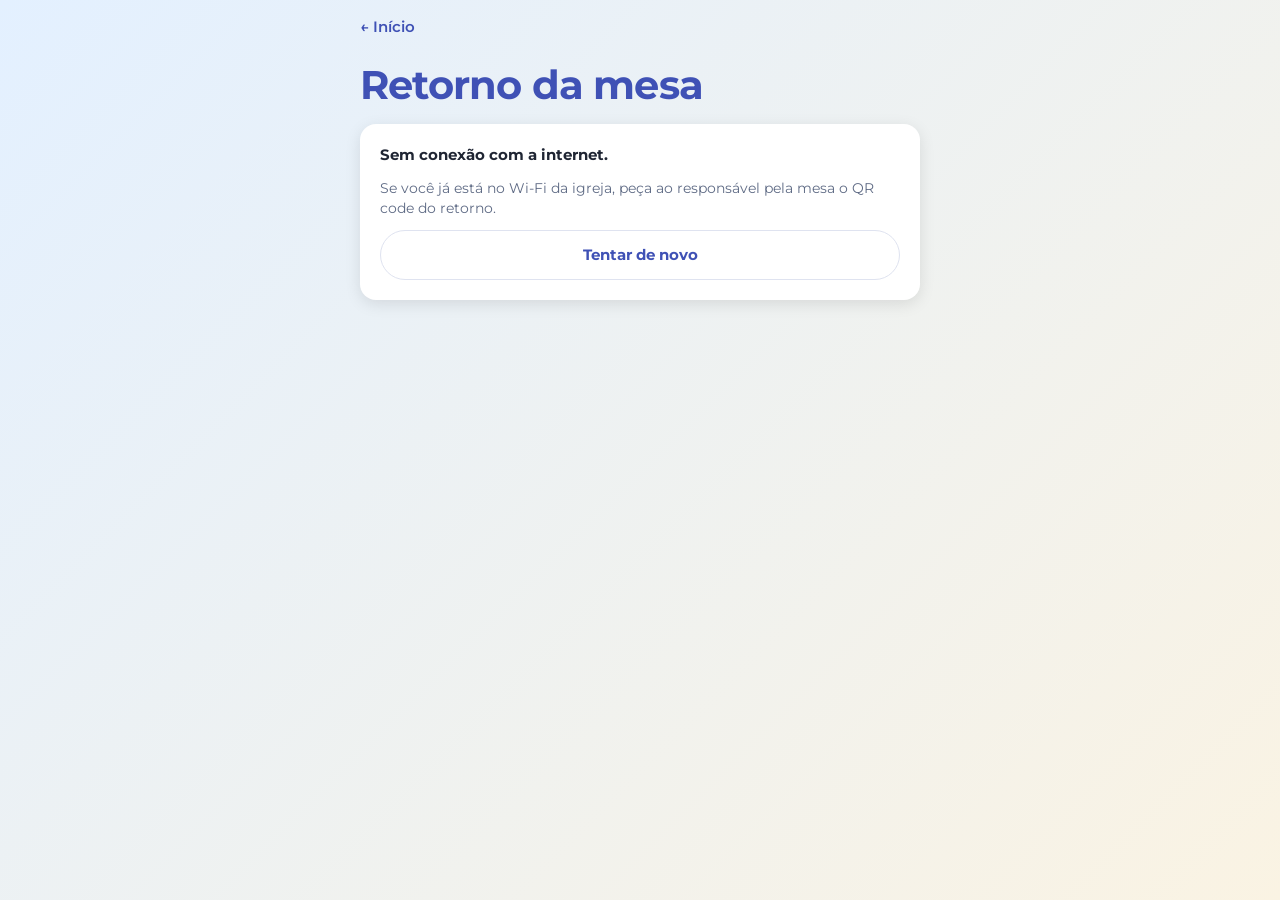
<file: retorno/index.html>
<!doctype html>
<html lang="pt-BR">
<head>
<meta charset="utf-8">
<meta name="viewport" content="width=device-width, initial-scale=1">
<meta name="theme-color" content="#3f51b5">
<link rel="manifest" href="../manifest.webmanifest">
<link rel="icon" type="image/png" href="../icons/icon-192.png">
<link rel="apple-touch-icon" href="../icons/apple-touch-icon.png">
<meta name="apple-mobile-web-app-capable" content="yes">
<meta name="apple-mobile-web-app-title" content="Escala">
<title>Retorno da mesa</title>
<link rel="stylesheet" href="https://fonts.googleapis.com/css?family=Montserrat:400,500,600,700,800&display=swap">
<link rel="stylesheet" href="../theme.css">
<script src="../theme.js"></script>
<script src="../site.js" defer></script>
<style>
* { box-sizing: border-box; }
body { margin: 0; background: var(--bg); background-image: var(--page-bg); background-attachment: fixed; color: var(--text); font-family: var(--font); font-size: 15px; line-height: 1.45; min-height: 100vh; padding: 16px clamp(16px, 3vw, 40px) 48px; }
.wrap { max-width: 560px; margin: 0 auto; display: flex; flex-direction: column; gap: 18px; }
h1 { color: var(--brand-text); font-weight: 700; font-size: clamp(28px, 6vw, 40px); line-height: 1.05; margin: 8px 0 0; letter-spacing: -0.02em; }
.cartao { background: var(--surface); box-shadow: var(--shadow); border-radius: var(--radius); padding: 20px; display: flex; flex-direction: column; gap: 12px; }
.cartao p { margin: 0; }
.muted { color: var(--muted); font-size: 14px; }
.botao { display: inline-flex; justify-content: center; align-items: center; gap: 8px; padding: 13px 18px; border-radius: 999px; background: var(--brand); color: var(--on-brand); font: inherit; font-weight: 700; text-decoration: none; border: 0; cursor: pointer; }
.botao.secundario { background: transparent; color: var(--brand-text); border: 1px solid var(--border); }
.voltar { color: var(--brand-text); text-decoration: none; font-weight: 600; }
</style>
</head>
<body>
<div class="wrap">
  <a class="voltar" href="../">← Início</a>
  <h1>Retorno da mesa</h1>
  <div class="cartao" id="estado" aria-live="polite">
    <p>Procurando a mesa…</p>
  </div>
</div>
<script>
// Endereço da ponte (celular do master, no Wi-Fi da igreja), publicado pelo app Retorno AXIOS.
var FUNCAO = "https://ipdrbhkzluuwjulkhjkd.supabase.co/functions/v1/mesa-retorno";
var caixa = document.getElementById("estado");

function mostrar(html) { caixa.innerHTML = html; }

function procurar() {
  mostrar("<p>Procurando a mesa…</p>");
  fetch(FUNCAO, { cache: "no-store" })
    .then(function (r) { return r.json(); })
    .then(function (d) {
      if (d && d.ativa && d.url) {
        mostrar(
          "<p><strong>A mesa está ativa.</strong></p>" +
          "<p class='muted'>Você precisa estar conectado ao <strong>Wi-Fi da igreja</strong>. Na primeira vez, informe seu nome e o PIN do ministério.</p>" +
          "<a class='botao' href='" + d.url + "'>Abrir meu retorno</a>"
        );
        // abre sozinho; o botão fica para o caso de o navegador bloquear
        setTimeout(function () { location.href = d.url; }, 600);
      } else {
        mostrar(
          "<p><strong>A mesa não está ativa agora.</strong></p>" +
          "<p class='muted'>O retorno só funciona durante o culto, depois que o responsável pela mesa liga o app no celular dele.</p>" +
          "<button type='button' class='botao secundario' onclick='procurar()'>Tentar de novo</button>"
        );
      }
    })
    .catch(function () {
      mostrar(
        "<p><strong>Sem conexão com a internet.</strong></p>" +
        "<p class='muted'>Se você já está no Wi-Fi da igreja, peça ao responsável pela mesa o QR code do retorno.</p>" +
        "<button type='button' class='botao secundario' onclick='procurar()'>Tentar de novo</button>"
      );
    });
}
procurar();
</script>
</body>
</html>
</file>
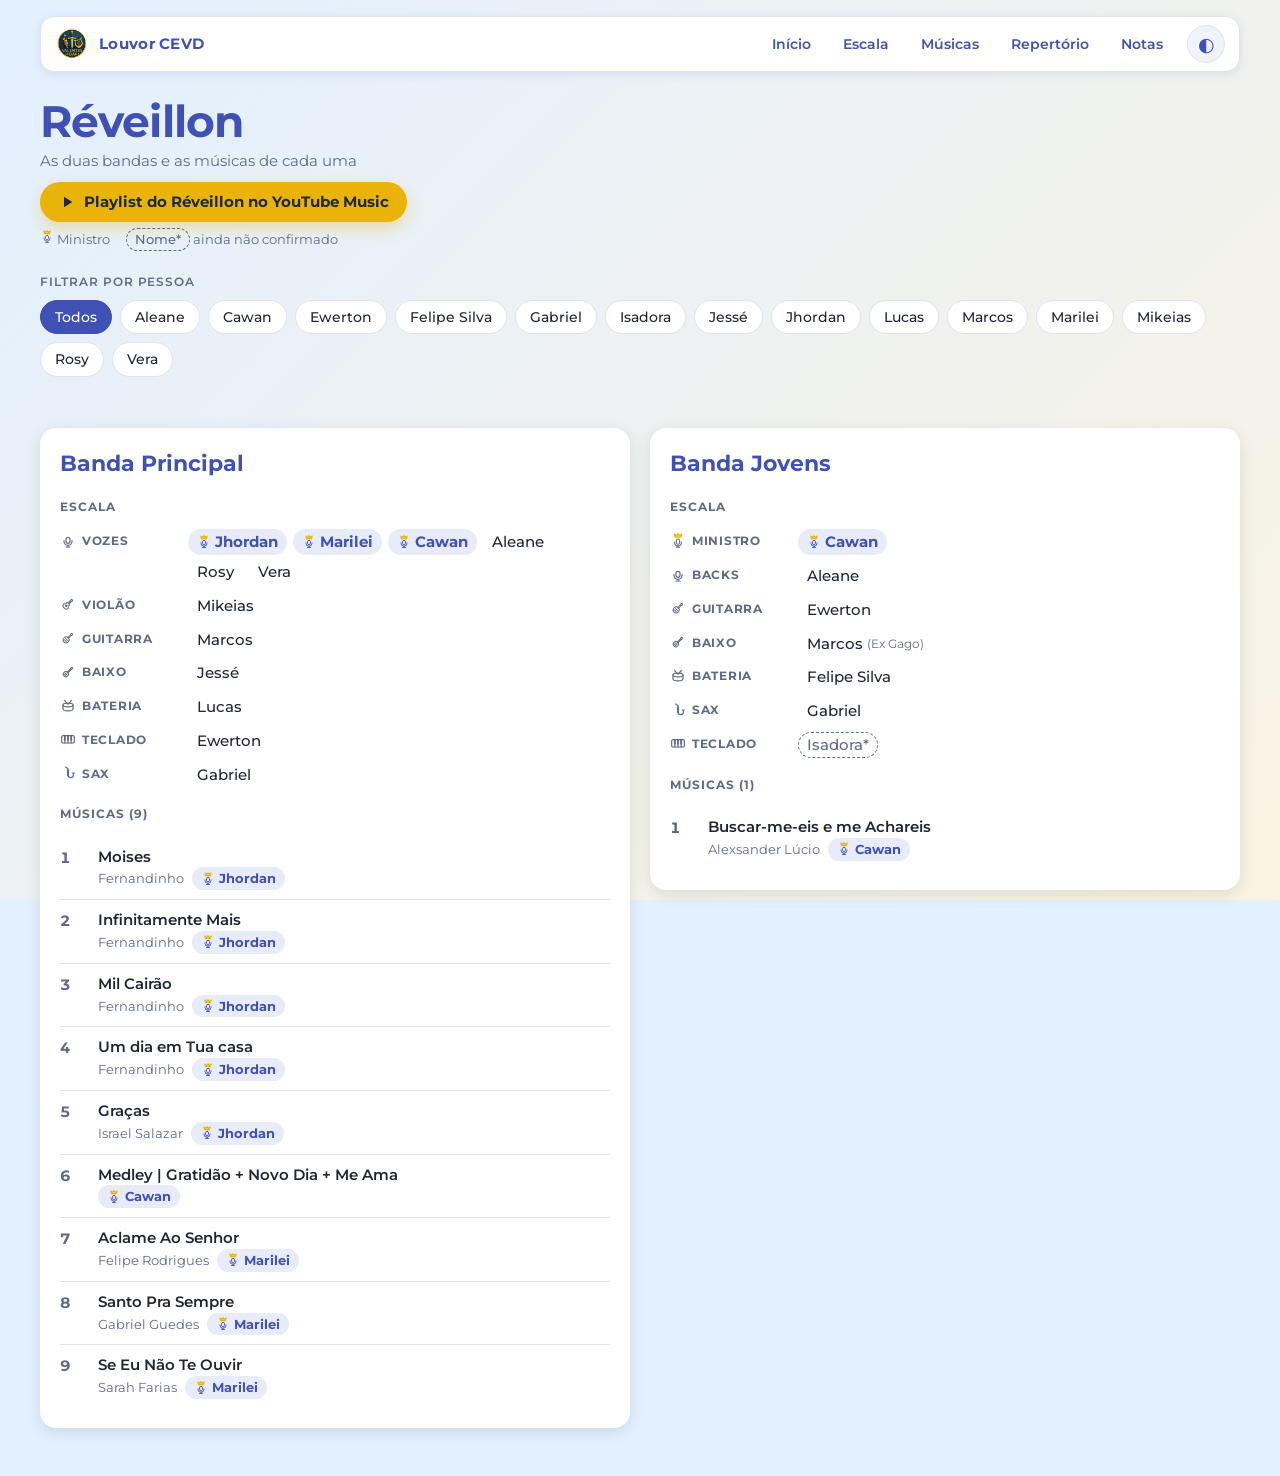
<file: reveillon/index.html>
<!doctype html>
<html lang="pt-BR">
<head>
<meta charset="utf-8">
<meta name="viewport" content="width=device-width, initial-scale=1">
<meta name="theme-color" content="#3f51b5">
<link rel="manifest" href="../manifest.webmanifest">
<link rel="icon" type="image/png" href="../icons/icon-192.png">
<link rel="apple-touch-icon" href="../icons/apple-touch-icon.png">
<meta name="apple-mobile-web-app-capable" content="yes">
<meta name="apple-mobile-web-app-title" content="Escala">
<title>Réveillon</title>
<link rel="stylesheet" href="https://fonts.googleapis.com/css?family=Montserrat:400,500,600,700,800&display=swap">
<link rel="stylesheet" href="../theme.css">
<script src="../theme.js"></script>
<script src="../site.js" defer></script>
<style>
* { box-sizing: border-box; }
body { margin: 0; background: var(--bg); background-image: var(--page-bg); background-attachment: fixed; color: var(--text); font-family: var(--font); font-size: 15px; line-height: 1.45; min-height: 100vh; padding: 16px clamp(16px, 3vw, 40px) 48px; }
.wrap { max-width: 1200px; margin: 0 auto; display: flex; flex-direction: column; gap: 22px; }
header { display: flex; flex-direction: column; gap: 6px; }
h1 { color: var(--brand-text); font-weight: 700; font-size: clamp(30px, 6vw, 44px); line-height: 1.05; margin: 0; letter-spacing: -0.02em; }
.sub { color: var(--muted); margin: 0; }
.playlist { align-self: flex-start; display: inline-flex; align-items: center; gap: 8px; margin-top: 4px; padding: 9px 18px; border-radius: 999px; background: #eab308; color: #1f2937; font-weight: 700; text-decoration: none; box-shadow: 0 6px 16px rgba(234, 179, 8, 0.35); transition: transform .15s, box-shadow .15s; }
.playlist:hover { transform: translateY(-2px); box-shadow: 0 10px 22px rgba(234, 179, 8, 0.45); }
.playlist:focus-visible { outline: 2px solid var(--brand-text); outline-offset: 3px; }
.legenda { display: flex; flex-wrap: wrap; gap: 6px 16px; font-size: 13px; color: var(--muted); align-items: center; }
.filtro { display: flex; flex-direction: column; gap: 10px; }
.filtro-label { font-size: 12px; font-weight: 600; text-transform: uppercase; letter-spacing: .08em; color: var(--muted); }
.pills { display: flex; flex-wrap: wrap; gap: 8px; }
.pill { font: inherit; font-weight: 500; font-size: 14px; color: var(--text); background: var(--surface); border: 1px solid var(--border); border-radius: 999px; padding: 6px 14px; cursor: pointer; }
.pill:hover { border-color: var(--brand-text); }
.pill[aria-pressed="true"] { background: var(--brand); border-color: var(--brand); color: var(--on-brand); }
.pill:focus-visible { outline: 2px solid var(--brand-text); outline-offset: 2px; }
.resumo { color: var(--brand-text); font-weight: 600; min-height: 1.3em; }
.bandas { display: grid; grid-template-columns: repeat(auto-fit, minmax(min(100%, 460px), 1fr)); gap: 20px; align-items: start; }
.banda { background: var(--surface); box-shadow: var(--shadow); border-radius: var(--radius); padding: 20px; display: flex; flex-direction: column; gap: 14px; min-width: 0; }
.banda h2 { margin: 0; font-size: 22px; color: var(--brand-text); }
.banda h3 { margin: 4px 0 0; font-size: 12px; font-weight: 700; text-transform: uppercase; letter-spacing: .08em; color: var(--muted); }
.equipe { display: grid; gap: 8px; }
.funcao { display: grid; grid-template-columns: 120px minmax(0, 1fr); gap: 8px; align-items: start; }
.fn-nome { display: inline-flex; align-items: center; gap: 6px; font-size: 12px; font-weight: 700; text-transform: uppercase; letter-spacing: .06em; color: var(--muted); padding-top: 3px; }
.fn-nome svg { flex: none; }
.pessoas { display: flex; flex-wrap: wrap; gap: 4px 6px; }
.pessoa { display: inline-flex; align-items: center; gap: 4px; font-weight: 500; padding: 1px 8px; border-radius: 999px; border: 1px solid transparent; }
.pessoa.min { font-weight: 700; color: var(--brand-text); background: var(--brand-soft); }
.pessoa.incerto { border: 1px dashed var(--muted); color: var(--muted); }
.pessoa .nota { font-size: 12px; font-weight: 400; color: var(--muted); }
.pessoa.me { outline: 2px solid var(--coral); outline-offset: 1px; }
.musicas { display: grid; gap: 0; }
.musica { display: grid; grid-template-columns: 28px minmax(0, 1fr); gap: 4px 10px; padding: 9px 0; border-top: 1px solid var(--border); align-items: start; }
.musica:first-child { border-top: 0; }
.musica .n { font-weight: 700; color: var(--muted); font-variant-numeric: tabular-nums; padding-top: 1px; }
.musica .t { font-weight: 600; color: var(--text); text-decoration: none; overflow-wrap: break-word; }
.musica .t:hover { color: var(--brand-text); text-decoration: underline; }
.musica .meta { display: flex; flex-wrap: wrap; align-items: center; gap: 4px 8px; font-size: 13px; color: var(--muted); }
.musica.me { background: var(--brand-soft); border-radius: 10px; padding-left: 8px; padding-right: 8px; }
@media (max-width: 480px) { .funcao { grid-template-columns: 1fr; gap: 2px; } .banda { padding: 16px; } }
</style>
</head>
<body>
<div class="wrap">
  <nav class="site-nav rounded" aria-label="Menu principal">
    <div class="site-nav-in">
      <a class="site-brand" href="../"><img src="../logo%20louvor.png" alt="" width="34" height="34"><span>Louvor CEVD</span></a>
      <div class="site-links"><a href="../">Início</a><a href="../escala/">Escala</a><a href="../musicas/biblioteca-musicas.html">Músicas</a><a href="../musicas/repertorio.html">Repertório</a><a href="../anotacoes/">Notas</a></div>
      <button type="button" class="theme-btn" data-theme-toggle></button>
    </div>
  </nav>
  <header>
    <h1>Réveillon</h1>
    <p class="sub">As duas bandas e as músicas de cada uma</p>
    <a class="playlist" href="https://music.youtube.com/playlist?list=PLE7nj23t-mEitsiidAhZ-EJDAQ5cn9FsE&si=1QbFBi_qhFhv0zuZ&drli=1" target="_blank" rel="noopener noreferrer"><svg viewBox="0 0 24 24" width="18" height="18" aria-hidden="true" focusable="false"><path fill="currentColor" d="M8 5v14l11-7z"/></svg> Playlist do Réveillon no YouTube Music</a>
    <div class="legenda" aria-label="Legenda">
      <span id="lgMin"></span>
      <span><span class="pessoa incerto">Nome*</span> ainda não confirmado</span>
    </div>
  </header>
  <div class="filtro">
    <span class="filtro-label">Filtrar por pessoa</span>
    <div class="pills" id="pills"></div>
    <div class="resumo" id="resumo" aria-live="polite"></div>
  </div>
  <main class="bandas" id="bandas"></main>
</div>
<script>
var MIC = '<rect x="9" y="6.5" width="6" height="9" rx="3"/><path d="M6 11.5v1a6 6 0 0 0 12 0v-1M12 18.5v2.5M9 21h6"/>';
var COROA = '<path d="M8 5.6l.9-3.2 3.1 2 3.1-2 .9 3.2z" stroke="#eab308" fill="#eab308" fill-opacity=".35"/>';
var ICONES = {
  min: '<g transform="translate(1.8 3.6) scale(.85)">' + MIC + '</g><path d="M7.6 6.2L6.6 1.6l3.3 2.4L12 1l2.1 3 3.3-2.4-1 4.6z" stroke="#eab308" fill="#eab308" fill-opacity=".35"/>',
  back: MIC,
  voc: MIC,
  tec: '<rect x="2.5" y="7" width="19" height="11" rx="2"/><path d="M7.3 13v5M12 13v5M16.7 13v5"/><path d="M7.3 7v6M12 7v6M16.7 7v6" stroke-width="2.8"/>',
  sax: '<path d="M8.5 3l3.5 2.5V15a4 4 0 0 0 4 4h.5a3.5 3.5 0 0 0 3.5-3.5V12M18.5 12h3"/><circle cx="12" cy="8.5" r=".9"/><circle cx="12" cy="11.5" r=".9"/><circle cx="12" cy="14.5" r=".9"/>',
  gui: '<g transform="translate(12 12) rotate(45) scale(.8) translate(-12 -12)"><rect x="10.4" y="0.8" width="3.2" height="3.6" rx=".8"/><path d="M11 4.4v8M13 4.4v8"/><rect x="6.6" y="11.2" width="10.8" height="11.4" rx="5.2"/><path d="M9.6 16h4.8M9.6 19h4.8"/></g>',
  bai: '<g transform="translate(12 12) rotate(45) scale(.8) translate(-12 -12)"><rect x="10.4" y="0.3" width="3.2" height="3.6" rx=".8"/><path d="M11 3.9v10M13 3.9v10"/><rect x="7.4" y="12.6" width="9.2" height="10" rx="4.4"/><path d="M10 17h4M10 19.8h4"/></g>',
  vio: '<g transform="translate(12 12) rotate(45) scale(.8) translate(-12 -12)"><rect x="10.4" y="0.8" width="3.2" height="3.4" rx=".8"/><path d="M11 4.2v6.6M13 4.2v6.6"/><path d="M12 9.2c-2.2 0-3.6 1.2-3.6 2.8 0 1.1.8 1.7 1.2 2.3-1.8.7-3.2 2.1-3.2 4 0 2.6 2.4 4.2 5.6 4.2s5.6-1.6 5.6-4.2c0-1.9-1.4-3.3-3.2-4 .4-.6 1.2-1.2 1.2-2.3 0-1.6-1.4-2.8-3.6-2.8z"/><circle cx="12" cy="17" r="1.3"/></g>',
  bat: '<ellipse cx="12" cy="10.5" rx="7.5" ry="2.8"/><path d="M4.5 10.5v6c0 1.6 3.4 2.8 7.5 2.8s7.5-1.2 7.5-2.8v-6M7 3.5l4 5.5M17 3.5l-4 5.5"/>'
};
function iconeSvg(k, cor, tam) {
  var t = tam || 16;
  return '<svg xmlns="http://www.w3.org/2000/svg" viewBox="0 0 24 24" width="' + t + '" height="' + t + '" fill="none" stroke="' + (cor || "currentColor") +
    '" stroke-width="1.8" stroke-linecap="round" stroke-linejoin="round" aria-hidden="true" focusable="false">' + (ICONES[k] || "") + '</svg>';
}


// Dados do Réveillon. "min" = ministro; "incerto" = ainda não confirmado; "id" = cadastro no app (quem não tem fica sem id).
var BANDAS = [
  {
    nome: "Banda Principal",
    funcoes: [
      ["back", "Vozes", [
        { n: "Jhordan", min: 1, id: "23d2d224-8f94-4e4f-ab13-7e8868e20611" },
        { n: "Marilei", min: 1, id: "3ed7eb98-bae2-4646-ab89-7efa19f414fd" },
        { n: "Cawan", min: 1, id: "6d601902-7f2a-4ad6-8045-5bbdd4c71f41" },
        { n: "Aleane", id: "24d79386-6eea-4478-8f2c-5611192b7a0c" },
        { n: "Rosy", id: "2ee9bbd2-f0e0-4e42-b7ca-a1eba002783b" },
        { n: "Vera" }
      ]],
      ["vio", "Violão", [{ n: "Mikeias", id: "35be7e54-5d03-4e92-9304-abe4ca3885e8" }]],
      ["gui", "Guitarra", [{ n: "Marcos", id: "1563eb41-f8ad-4ff8-a141-778e4e73a288" }]],
      ["bai", "Baixo", [{ n: "Jessé", id: "c17bccf7-57e8-4a89-96e0-afbdc7179196" }]],
      ["bat", "Bateria", [{ n: "Lucas", id: "03d35d69-0c7b-4a35-8019-06ff299670e0" }]],
      ["tec", "Teclado", [{ n: "Ewerton", id: "e74c904e-6dcd-4536-af23-74401f842f22" }]],
      ["sax", "Sax", [{ n: "Gabriel" }]]
    ],
    musicas: [
      { t: "Moises", c: "Fernandinho", min: ["Jhordan"] },
      { t: "Infinitamente Mais", c: "Fernandinho", min: ["Jhordan"] },
      { t: "Mil Cairão", c: "Fernandinho", min: ["Jhordan"] },
      { t: "Um dia em Tua casa", c: "Fernandinho", min: ["Jhordan"] },
      { t: "Graças", c: "Israel Salazar", min: ["Jhordan"] },
      { t: "Medley | Gratidão + Novo Dia + Me Ama", c: "", min: ["Cawan"] },
      { t: "Aclame Ao Senhor", c: "Felipe Rodrigues", min: ["Marilei"] },
      { t: "Santo Pra Sempre", c: "Gabriel Guedes", min: ["Marilei"] },
      { t: "Se Eu Não Te Ouvir", c: "Sarah Farias", min: ["Marilei"] }
    ]
  },
  {
    nome: "Banda Jovens",
    funcoes: [
      ["min", "Ministro", [{ n: "Cawan", min: 1, id: "6d601902-7f2a-4ad6-8045-5bbdd4c71f41" }]],
      ["back", "Backs", [{ n: "Aleane", id: "24d79386-6eea-4478-8f2c-5611192b7a0c" }]],
      ["gui", "Guitarra", [{ n: "Ewerton", id: "e74c904e-6dcd-4536-af23-74401f842f22" }]],
      ["bai", "Baixo", [{ n: "Marcos", id: "1563eb41-f8ad-4ff8-a141-778e4e73a288", nota: "Ex Gago" }]],
      ["bat", "Bateria", [{ n: "Felipe Silva", id: "b64a4caa-b645-414e-a213-d3076076922b" }]],
      ["sax", "Sax", [{ n: "Gabriel" }]],
      ["tec", "Teclado", [{ n: "Isadora", incerto: 1 }]]
    ],
    musicas: [
      { t: "Buscar-me-eis e me Achareis", c: "Alexsander Lúcio", min: ["Cawan"] }
    ]
  }
];

var selecionado = null;
function el(tag, cls, text) { var e = document.createElement(tag); if (cls) e.className = cls; if (text != null) e.textContent = text; return e; }
function ehMinistro(banda, nome) {
  return banda.funcoes.some(function (f) { return f[2].some(function (p) { return p.n === nome && p.min; }); });
}
function chip(p, banda) {
  var c = el("span", "pessoa" + (p.min ? " min" : "") + (p.incerto ? " incerto" : "") + (p.n === selecionado ? " me" : ""));
  if (p.id) c.setAttribute("data-membro", p.id);
  if (p.min) { var i = el("span"); i.innerHTML = iconeSvg("min", "currentColor", 14); c.appendChild(i.firstChild); }
  c.appendChild(document.createTextNode(p.n + (p.incerto ? "*" : "")));
  if (p.incerto) c.title = "Ainda não confirmado";
  if (p.nota) c.appendChild(el("span", "nota", "(" + p.nota + ")"));
  return c;
}
function nomesTodos() {
  var vistos = {}, lista = [];
  BANDAS.forEach(function (b) { b.funcoes.forEach(function (f) { f[2].forEach(function (p) { if (!vistos[p.n]) { vistos[p.n] = 1; lista.push(p.n); } }); }); });
  return lista.sort(function (a, b) { return a.localeCompare(b, "pt-BR"); });
}
function desenhaPills() {
  var box = document.getElementById("pills"); box.textContent = "";
  [null].concat(nomesTodos()).forEach(function (n) {
    var b = el("button", "pill", n || "Todos"); b.type = "button";
    b.setAttribute("aria-pressed", String(n === selecionado));
    b.addEventListener("click", function () { selecionado = (n === selecionado ? null : n); desenhaPills(); desenha(); });
    box.appendChild(b);
  });
}
function resumoDe(nome) {
  if (!nome) return "";
  var partes = [];
  BANDAS.forEach(function (b) {
    var fs = [];
    b.funcoes.forEach(function (f) { if (f[2].some(function (p) { return p.n === nome; })) fs.push(f[1]); });
    var ms = b.musicas.filter(function (m) { return m.min.indexOf(nome) >= 0; }).length;
    if (fs.length) partes.push(b.nome + ": " + fs.join(", ") + (ms ? " · ministra " + ms + (ms === 1 ? " música" : " músicas") : ""));
  });
  return nome + " — " + (partes.length ? partes.join(" | ") : "não está em nenhuma banda");
}
function desenha() {
  var main = document.getElementById("bandas"); main.textContent = "";
  document.getElementById("resumo").textContent = resumoDe(selecionado);
  BANDAS.forEach(function (b) {
    var card = el("section", "banda");
    card.appendChild(el("h2", "", b.nome));
    card.appendChild(el("h3", "", "Escala"));
    var eq = el("div", "equipe");
    b.funcoes.forEach(function (f) {
      var linha = el("div", "funcao");
      var nome = el("span", "fn-nome"); nome.innerHTML = iconeSvg(f[0], "currentColor", 16); nome.appendChild(document.createTextNode(f[1]));
      linha.appendChild(nome);
      var ps = el("div", "pessoas"); f[2].forEach(function (p) { ps.appendChild(chip(p, b)); });
      linha.appendChild(ps); eq.appendChild(linha);
    });
    card.appendChild(eq);
    card.appendChild(el("h3", "", "Músicas (" + b.musicas.length + ")"));
    var lista = el("div", "musicas");
    b.musicas.forEach(function (m, i) {
      var li = el("div", "musica" + (selecionado && m.min.indexOf(selecionado) >= 0 ? " me" : ""));
      li.appendChild(el("span", "n", String(i + 1)));
      var corpo = el("div");
      var a = el("a", "t", m.t); a.href = "../musicas/biblioteca-musicas.html?q=" + encodeURIComponent(m.t.split("|").pop().split("+")[0].trim()); a.title = "Procurar na Biblioteca de Músicas";
      corpo.appendChild(a);
      var meta = el("div", "meta");
      if (m.c) meta.appendChild(el("span", "", m.c));
      m.min.forEach(function (n) {
        var pessoa = null;
        b.funcoes.forEach(function (f) { f[2].forEach(function (p) { if (p.n === n) pessoa = p; }); });
        meta.appendChild(chip(pessoa || { n: n, min: 1 }, b));
      });
      corpo.appendChild(meta); li.appendChild(corpo); lista.appendChild(li);
    });
    card.appendChild(lista);
    main.appendChild(card);
  });
}
document.getElementById("lgMin").innerHTML = iconeSvg("min", "currentColor", 14) + " Ministro";
desenhaPills(); desenha();
</script>
</body>
</html>
</file>
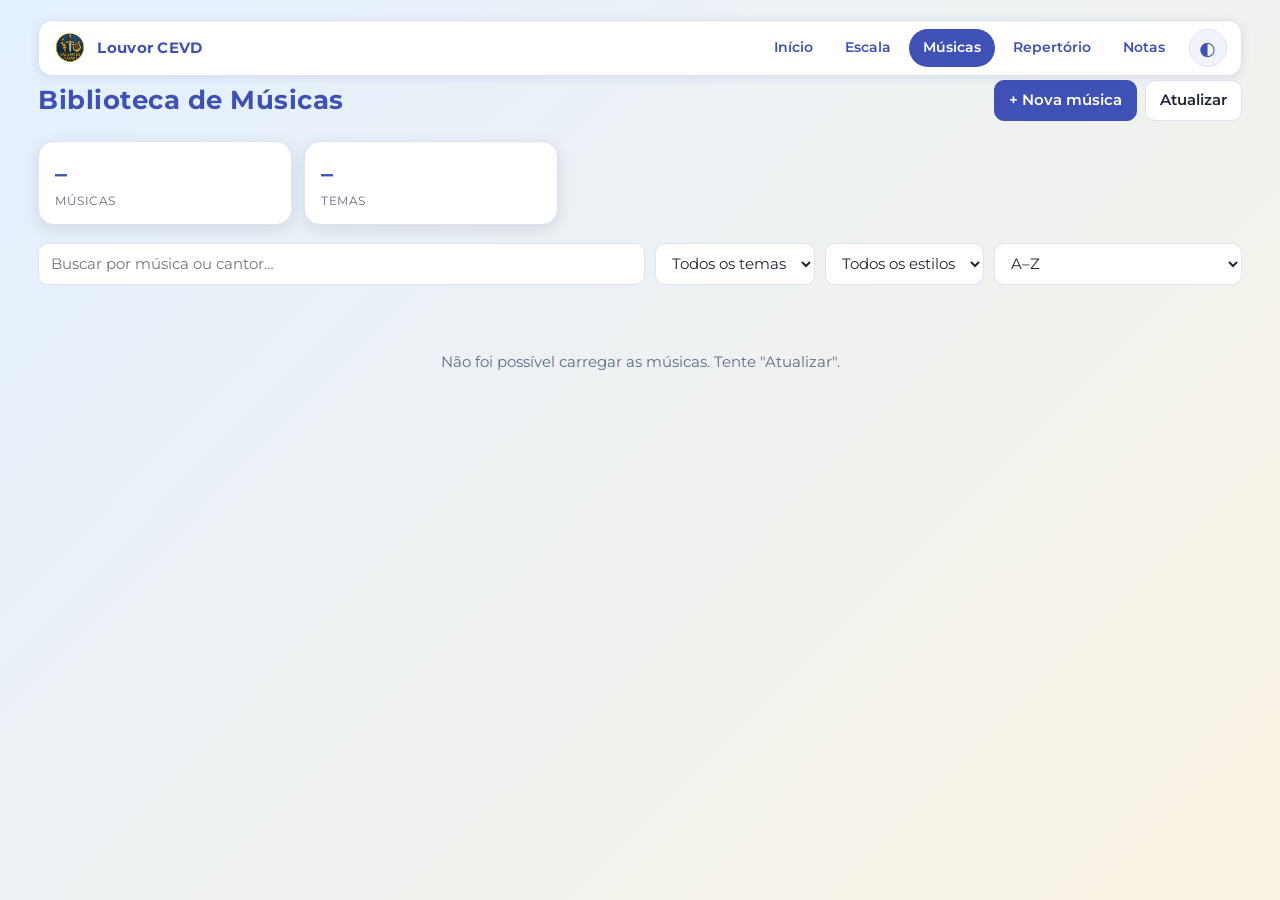
<file: musicas/biblioteca-musicas.html>
<!doctype html>
<html lang="pt-BR">
<head>
<meta charset="utf-8">
<meta name="viewport" content="width=device-width, initial-scale=1">
<title>Biblioteca de Músicas</title>
<meta name="theme-color" content="#3f51b5">
<link rel="manifest" href="../manifest.webmanifest">
<link rel="apple-touch-icon" href="../icons/apple-touch-icon.png">
<link rel="stylesheet" href="https://fonts.googleapis.com/css?family=Montserrat:400,500,600,700,800&display=swap">
<link rel="stylesheet" href="../theme.css">
<script src="../theme.js"></script>
<script src="../site.js" defer></script>
<meta name="description" content="Biblioteca de músicas do ministério com dados reais: busca por música, cantor, tema e estilo.">
<style>
  * { box-sizing: border-box; }
  body { margin: 0; background: var(--bg); background-image: var(--page-bg); background-attachment: fixed; min-height: 100vh; color: var(--text); font: 15px/1.5 'Montserrat', 'Segoe UI', system-ui, sans-serif; }
  button, input, select { font: inherit; color: inherit; }
  .wrap { max-width: none; margin: 0 auto; padding: 20px clamp(16px, 3vw, 40px) 60px; }
  header.top { display: flex; align-items: center; justify-content: space-between; gap: 12px; margin-bottom: 20px; flex-wrap: wrap; }
  h1 { font-size: 26px; margin: 0; letter-spacing: .5px; font-weight: 700; color: var(--brand-text); }
  .sub { color: var(--muted); font-size: 13px; }
  .btn { border: 1px solid var(--border); background: var(--surface); border-radius: 10px; padding: 8px 14px; cursor: pointer; }
  .btn { font-weight: 600; transition: background .2s, box-shadow .2s; }
  .btn:hover { background: var(--surface-2); }
  .btn.primary { background: var(--brand); color: #fff; border-color: var(--brand); }
  .btn.primary:hover { background: var(--brand-dark); border-color: var(--brand-dark); }
  .btn:focus-visible, .links a:focus-visible, input:focus-visible, select:focus-visible { outline: 2px solid var(--brand-text); outline-offset: 2px; }
  dialog { border: 1px solid var(--border); border-radius: var(--radius); background: var(--surface); color: var(--text); padding: 22px; width: min(420px, calc(100vw - 32px)); }
  dialog::backdrop { background: rgba(0,0,0,.5); }
  dialog h2 { margin: 0 0 14px; font-size: 18px; }
  .form { display: grid; gap: 10px; }
  .form .row { display: grid; grid-template-columns: 1fr 1fr; gap: 10px; }
  .form input, .form select { width: 100%; padding: 10px 12px; border-radius: 10px; border: 1px solid var(--border); background: var(--bg); }
  .form .actions { display: flex; gap: 8px; margin-top: 6px; }
  .form .actions .btn { flex: 1; }
  .msg { font-size: 13px; min-height: 1.2em; }
  .webcheck { display: flex; align-items: center; gap: 8px; font-size: 13px; font-weight: 600; }
  .webres { display: grid; gap: 6px; }
  .webres[hidden] { display: none; }
  .webres button { text-align: left; background: var(--surface); border: 1px solid var(--border); border-radius: 10px; padding: 8px 12px; font: inherit; color: var(--text); cursor: pointer; display: grid; gap: 2px; }
  .webres button:hover { border-color: var(--brand-text); }
  .webres .t { font-weight: 700; }
  .webres .a { font-size: 12px; color: var(--muted); }
  .webres .vazio { font-size: 12px; color: var(--muted); }
  .msg.err { color: #dc2626; }
  .msg.ok { color: #059669; }
  .card { background: var(--surface); border: 1px solid var(--border); border-radius: var(--radius); box-shadow: var(--shadow); }

  .stats { display: grid; grid-template-columns: repeat(2, minmax(0, 1fr)); gap: 12px; margin-bottom: 18px; max-width: 520px; }
  .stat { padding: 14px 16px; }
  .stat .v { color: var(--brand-text); font-size: 24px; font-weight: 700; font-variant-numeric: tabular-nums; }
  .stat .k { font-size: 12px; color: var(--muted); text-transform: uppercase; letter-spacing: .04em; }

  .filters { display: grid; grid-template-columns: 1fr auto auto auto; gap: 10px; margin-bottom: 16px; }
  .filters input, .filters select { padding: 9px 12px; border-radius: 10px; border: 1px solid var(--border); background: var(--surface); min-width: 0; }

  .grid { display: grid; grid-template-columns: repeat(auto-fill, minmax(300px, 1fr)); gap: 12px; }
  .song { padding: 16px 18px; display: grid; gap: 10px; transition: transform .18s, box-shadow .18s; }
  .song:hover { transform: translateY(-3px); box-shadow: 0 8px 22px rgba(63, 81, 181, 0.18); }
  .song .title { font-weight: 650; font-size: 15px; }
  .song .artist { color: var(--muted); font-size: 13px; }
  .song .meta { color: var(--brand-text); font-size: 12px; font-weight: 600; margin-top: 2px; }
  .tags { display: flex; gap: 6px; flex-wrap: wrap; }
  .tag { font-size: 11px; padding: 2px 8px; border-radius: 999px; background: var(--surface-2); color: var(--muted); }
  .tag.style-celebracao { color: var(--warn); }
  .tag.style-adoracao { color: var(--brand-text); }
  .links { display: flex; gap: 6px; }
  .links a { flex: 1; text-align: center; font-size: 12px; font-weight: 600; padding: 7px 0; border-radius: 7px; background: var(--brand); color: #fff; text-decoration: none; transition: background .2s; }
  .links a:hover { background: var(--brand-dark); }

  .empty, .loading { text-align: center; color: var(--muted); padding: 50px 0; }
  .count { color: var(--muted); font-size: 13px; margin-bottom: 10px; }
  [hidden] { display: none !important; }

  
  @media (max-width: 720px) {
    .filters { grid-template-columns: 1fr 1fr; }
    .filters input { grid-column: 1 / -1; }
    .grid { grid-template-columns: 1fr; }
  }
</style>
</head>
<body>
<main class="wrap">
  <nav class="site-nav rounded" aria-label="Menu principal">
    <div class="site-nav-in">
      <a class="site-brand" href="../"><img src="../logo%20louvor.png" alt="" width="34" height="34"><span>Louvor CEVD</span></a>
      <div class="site-links"><a href="../">Início</a><a href="../escala/">Escala</a><a href="./biblioteca-musicas.html" aria-current="page">Músicas</a><a href="./repertorio.html">Repertório</a><a href="../anotacoes/">Notas</a></div>
      <button type="button" class="theme-btn" data-theme-toggle></button>
    </div>
  </nav>
  <header class="top">
    <div>
      <h1>Biblioteca de Músicas</h1>
      <div class="sub" id="updated"></div>
    </div>
    <div style="display:flex;gap:8px">
      <button class="btn primary" id="addBtn">+ Nova música</button>
      <button class="btn" id="refreshBtn" title="Recarregar dados">Atualizar</button>
    </div>
  </header>

  <section class="stats">
    <div class="card stat"><div class="v" id="stTotal">–</div><div class="k">Músicas</div></div>
    <div class="card stat"><div class="v" id="stTemas">–</div><div class="k">Temas</div></div>
  </section>

  <div class="filters">
    <input id="search" type="search" placeholder="Buscar por música ou cantor…">
    <select id="themeFilter"><option value="">Todos os temas</option></select>
    <select id="styleFilter"><option value="">Todos os estilos</option></select>
    <select id="sortBy">
      <option value="az">A–Z</option>
      <option value="new">Adicionadas recentemente</option>
      <option value="top">Mais tocadas</option>
    </select>
  </div>
  <div class="count" id="songCount"></div>
  <div class="grid" id="songGrid"></div>
  <div class="loading" id="loading">Carregando…</div>
</main>

<dialog id="addDialog">
  <h2>Nova música</h2>
  <form class="form" id="addForm">
    <input id="fWeb" type="search" placeholder="Buscar na internet (nome ou cantor)…" autocomplete="off">
    <label class="webcheck"><input id="fGospel" type="checkbox" checked> Somente música gospel</label>
    <div class="webres" id="fWebRes" hidden></div>
    <input id="fSong" placeholder="Nome da música" maxlength="120" required>
    <input id="fSinger" placeholder="Cantor / Banda" maxlength="120" required>
    <div class="row">
      <select id="fTheme" required><option value="">Tema...</option></select>
      <select id="fStyle"><option>Adoração</option><option>Celebração</option></select>
    </div>
    <input id="fPin" type="password" placeholder="PIN" autocomplete="off" autocapitalize="off" autocorrect="off" spellcheck="false" maxlength="40" hidden>
    <div class="msg" id="fMsg" role="status"></div>
    <div class="actions">
      <button type="button" class="btn" id="fCancel">Cancelar</button>
      <button type="submit" class="btn primary" id="fSave">Salvar</button>
    </div>
  </form>
</dialog>

<script>
  // Dados reais vindos da Edge Function pública do Supabase (sem login).
  const API_URL = 'https://ipdrbhkzluuwjulkhjkd.supabase.co/functions/v1/biblioteca-musicas';

  const $ = (id) => document.getElementById(id);
  let songs = [];

  // ---------- Helpers ----------
  const esc = (s) => String(s ?? '').replace(/[&<>"']/g, (c) => ({ '&': '&amp;', '<': '&lt;', '>': '&gt;', '"': '&quot;', "'": '&#39;' }[c]));
  const norm = (s) => String(s ?? '').normalize('NFD').replace(/[̀-ͯ]/g, '').toLowerCase();
  const links = (song, singer) => {
    const q = `${song} ${singer || ''}`.trim();
    return {
      YouTube: 'https://www.youtube.com/results?search_query=' + encodeURIComponent(q),
      Spotify: 'https://open.spotify.com/search/' + encodeURIComponent(q),
      Letra: 'https://www.letras.mus.br/?q=' + encodeURIComponent(q),
      Cifra: 'https://www.cifraclub.com.br/?q=' + encodeURIComponent(q),
    };
  };

  // ---------- Dados ----------
  // A última lista fica salva no aparelho: abre na hora e funciona sem internet.
  const CACHE_KEY = 'bm-data';
  const savedLabel = (t) => {
    if (!t) return '';
    const d = new Date(t);
    return ' em ' + d.toLocaleDateString('pt-BR', { day: '2-digit', month: '2-digit' }) + ' às ' +
      d.toLocaleTimeString('pt-BR', { hour: '2-digit', minute: '2-digit' });
  };
  let savedAt = 0;

  // Quantas vezes cada música foi cantada e o último tom: vem do histórico do repertório (app).
  const REP_URL = 'https://ipdrbhkzluuwjulkhjkd.supabase.co/functions/v1/repertorio-publico';
  const PLAYS_KEY = 'bm-plays';
  let playMap = {};
  const playKey = (title, singer) => norm(title).replace(/\s+/g, ' ').trim() + '|' + norm(singer).replace(/\s+/g, ' ').trim();
  function buildPlays(hist) {
    const m = {};
    (hist || []).forEach((h) => { // o histórico vem do mais recente para o mais antigo
      const k = playKey(h.musica, h.cantor);
      if (!m[k]) m[k] = { count: 0, tone: h.tom || '' };
      m[k].count += 1;
    });
    return m;
  }
  function mergePlays() {
    songs.forEach((s) => {
      const p = playMap[playKey(s.title, s.singer)];
      s.plays = p ? p.count : 0;
      s.tone = p ? p.tone : '';
    });
  }
  async function loadPlays() {
    try {
      const res = await fetch(REP_URL, { cache: 'no-store' });
      const json = await res.json();
      if (!res.ok || !Array.isArray(json.historico)) return;
      playMap = buildPlays(json.historico);
      try { localStorage.setItem(PLAYS_KEY, JSON.stringify(playMap)); } catch {}
      mergePlays();
      renderSongs();
    } catch (err) { console.error(err); }
  }
  let urlTema = new URLSearchParams(location.search).get('tema') || ''; // vem do link do Passos de Fé

  function applyData(data) {
    pinRequired = Boolean(data.pin_obrigatorio);
    $('fPin').hidden = !pinRequired;
    $('fPin').required = pinRequired;
    const curTheme = $('fTheme').value;
    $('fTheme').innerHTML = '<option value="">Tema...</option>' +
      (data.temas || []).map((t) => `<option>${esc(t)}</option>`).join('');
    $('fTheme').value = curTheme;

    songs = data.musicas.map((m) => ({
      title: m.musica || 'Sem título',
      singer: m.cantor || '',
      style: m.estilo || '',
      theme: m.tema || 'Sem tema',
      created: m.criada_em,
      plays: m.vezes_tocada || 0,
      tone: m.ultimo_tom || '',
    }));

    mergePlays();
    $('updated').textContent = 'Atualizado em ' + new Date(data.atualizado_em).toLocaleString('pt-BR');
    fillFilters();
    if (urlTema) { $('themeFilter').value = urlTema; urlTema = ''; }
    $('stTotal').textContent = songs.length.toLocaleString('pt-BR');
    $('stTemas').textContent = new Set(songs.map((s) => s.theme)).size.toLocaleString('pt-BR');
    renderSongs();
    $('loading').hidden = true;
  }

  async function loadData() {
    $('loading').hidden = songs.length > 0;
    $('loading').textContent = 'Carregando…';
    try {
      const res = await fetch(API_URL, { cache: 'no-store' });
      const data = await res.json();
      if (!res.ok) throw new Error(data.error || `HTTP ${res.status}`);
      applyData(data);
      savedAt = Date.now();
      try { localStorage.setItem(CACHE_KEY, JSON.stringify({ savedAt, data })); } catch {}
    } catch (err) {
      console.error(err);
      if (songs.length) {
        $('updated').textContent = 'Sem conexão. Mostrando a lista salva' + savedLabel(savedAt) + '.';
        $('loading').hidden = true;
      } else {
        $('loading').hidden = false;
        $('loading').textContent = 'Não foi possível carregar as músicas. Tente "Atualizar".';
      }
    }
  }
  $('refreshBtn').onclick = () => { loadData(); loadPlays(); };

  // ---------- Render ----------
  function fillFilters() {
    const themes = [...new Set(songs.map((s) => s.theme))].sort((a, b) => a.localeCompare(b, 'pt-BR'));
    const styles = [...new Set(songs.map((s) => s.style).filter(Boolean))].sort();
    const keep = (sel, values, label) => {
      const cur = sel.value;
      sel.innerHTML = `<option value="">${label}</option>` + values.map((v) => `<option>${esc(v)}</option>`).join('');
      sel.value = values.includes(cur) ? cur : '';
    };
    keep($('themeFilter'), themes, 'Todos os temas');
    keep($('styleFilter'), styles, 'Todos os estilos');
  }

  function renderSongs() {
    const q = norm($('search').value);
    const theme = $('themeFilter').value;
    const style = $('styleFilter').value;

    const list = songs.filter((s) =>
      (!q || norm(s.title).includes(q) || norm(s.singer).includes(q)) &&
      (!theme || s.theme === theme) &&
      (!style || s.style === style));

    const byName = (a, b) => a.title.localeCompare(b.title, 'pt-BR');
    const sorters = {
      new: (a, b) => String(b.created || '').localeCompare(String(a.created || '')),
      top: (a, b) => b.plays - a.plays || byName(a, b),
      az: byName,
    };
    list.sort(sorters[$('sortBy').value] || byName);

    $('songCount').textContent = `${list.length} de ${songs.length} músicas`;
    $('songGrid').innerHTML = list.length === 0
      ? '<div class="empty">Nenhuma música encontrada.</div>'
      : list.map((s) => `
        <article class="card song">
          <div>
            <div class="title">${esc(s.title)}</div>
            <div class="artist">${esc(s.singer || 'Cantor não informado')}</div>
            ${s.plays ? `<div class="meta">Tocada ${s.plays}× · último tom ${esc(s.tone || '—')}</div>` : ''}
          </div>
          <div class="tags">
            <span class="tag">${esc(s.theme)}</span>
            ${s.style ? `<span class="tag style-${norm(s.style)}">${esc(s.style)}</span>` : ''}
          </div>
          <div class="links">
            ${Object.entries(links(s.title, s.singer)).map(([label, url]) =>
              `<a href="${esc(url)}" target="_blank" rel="noopener noreferrer">${label}</a>`).join('')}
          </div>
        </article>`).join('');
  }

  ['search', 'themeFilter', 'styleFilter', 'sortBy'].forEach((id) =>
    $(id).addEventListener('input', renderSongs));

  // ---------- Cadastro ----------
  let pinRequired = false;
  const fMsg = (text, kind) => { $('fMsg').textContent = text; $('fMsg').className = 'msg ' + (kind || ''); };
  $('addBtn').onclick = () => { fMsg(''); $('addDialog').showModal(); $('fSong').focus(); };
  $('fCancel').onclick = () => $('addDialog').close();
  // Busca no iTunes (gratuita, sem chave): preenche nome e cantor
  const limpaTitulo = (t) => String(t || '').replace(/\s*[\(\[][^\)\]]*[\)\]]/g, '').replace(/\s+-\s+(ao vivo|live|remaster.*|single|ep).*$/i, '').replace(/\s+/g, ' ').trim();
  const GOSPEL = /gospel|relig|crist|christian|louvor|adora|worship|espiritual|inspir/i;
  let webTimer = null, webSeq = 0;
  async function buscarNaWeb() {
    const q = $('fWeb').value.trim(), box = $('fWebRes');
    if (q.length < 3) { box.hidden = true; box.textContent = ''; return; }
    const seq = ++webSeq;
    try {
      const r = await fetch('https://itunes.apple.com/search?media=music&entity=song&limit=' + ($('fGospel').checked ? 50 : 15) + '&country=BR&term=' + encodeURIComponent($('fGospel').checked ? q + ' gospel' : q));
      if (!r.ok) throw new Error('http');
      const j = await r.json();
      if (seq !== webSeq) return;
      const vistos = new Set(), itens = [];
      for (const x of j.results || []) {
        if ($('fGospel').checked && !GOSPEL.test(x.primaryGenreName || '')) continue;
        const t = limpaTitulo(x.trackName), a = String(x.artistName || '').replace(/\s+/g, ' ').trim(), k = (t + '|' + a).toLowerCase();
        if (!t || !a || vistos.has(k) || itens.length >= 6) continue;
        vistos.add(k); itens.push({ t, a });
      }
      box.textContent = '';
      if (!itens.length) { const v = document.createElement('div'); v.className = 'vazio'; v.textContent = $('fGospel').checked ? 'Nada encontrado entre as músicas gospel. Desmarque "Somente música gospel" ou digite o nome e o cantor abaixo.' : 'Nada encontrado. Digite o nome e o cantor abaixo.'; box.appendChild(v); }
      for (const i of itens) {
        const b = document.createElement('button'); b.type = 'button';
        const t = document.createElement('span'); t.className = 't'; t.textContent = i.t;
        const a = document.createElement('span'); a.className = 'a'; a.textContent = i.a;
        b.append(t, a);
        b.onclick = () => { $('fSong').value = i.t; $('fSinger').value = i.a; box.hidden = true; box.textContent = ''; $('fTheme').focus(); };
        box.appendChild(b);
      }
      box.hidden = false;
    } catch { if (seq === webSeq) box.hidden = true; }
  }
  $('fGospel').addEventListener('change', buscarNaWeb);
  $('fWeb').addEventListener('input', () => { clearTimeout(webTimer); webTimer = setTimeout(buscarNaWeb, 400); });
  $('addForm').onsubmit = async (e) => {
    e.preventDefault();
    $('fSave').disabled = true;
    fMsg('Salvando…');
    try {
      const res = await fetch(API_URL, {
        method: 'POST',
        headers: { 'Content-Type': 'application/json' },
        body: JSON.stringify({
          musica: $('fSong').value, cantor: $('fSinger').value,
          tema: $('fTheme').value, estilo: $('fStyle').value, pin: $('fPin').value,
        }),
      });
      const data = await res.json().catch(() => ({}));
      if (!res.ok) throw new Error(data.error || 'Erro ao salvar.');
      fMsg('Música adicionada!', 'ok');
      $('fSong').value = ''; $('fSinger').value = ''; $('fWeb').value = ''; $('fWebRes').hidden = true;
      await loadData();
      setTimeout(() => $('addDialog').close(), 700);
    } catch (err) {
      fMsg(err.message, 'err');
    } finally {
      $('fSave').disabled = false;
    }
  };

  // Abre já filtrado quando vem de um link da escala (?q=nome da música)
  $('search').value = new URLSearchParams(location.search).get('q') || '';
  try { playMap = JSON.parse(localStorage.getItem(PLAYS_KEY) || '{}') || {}; } catch {}
  try {
    const saved = JSON.parse(localStorage.getItem(CACHE_KEY) || 'null');
    if (saved && saved.data && Array.isArray(saved.data.musicas)) {
      savedAt = saved.savedAt || 0;
      applyData(saved.data);
      $('updated').textContent = 'Lista salva' + savedLabel(savedAt) + '. Atualizando…';
    }
  } catch {}
  loadData();
  loadPlays();

</script>
</body>
</html>
</file>
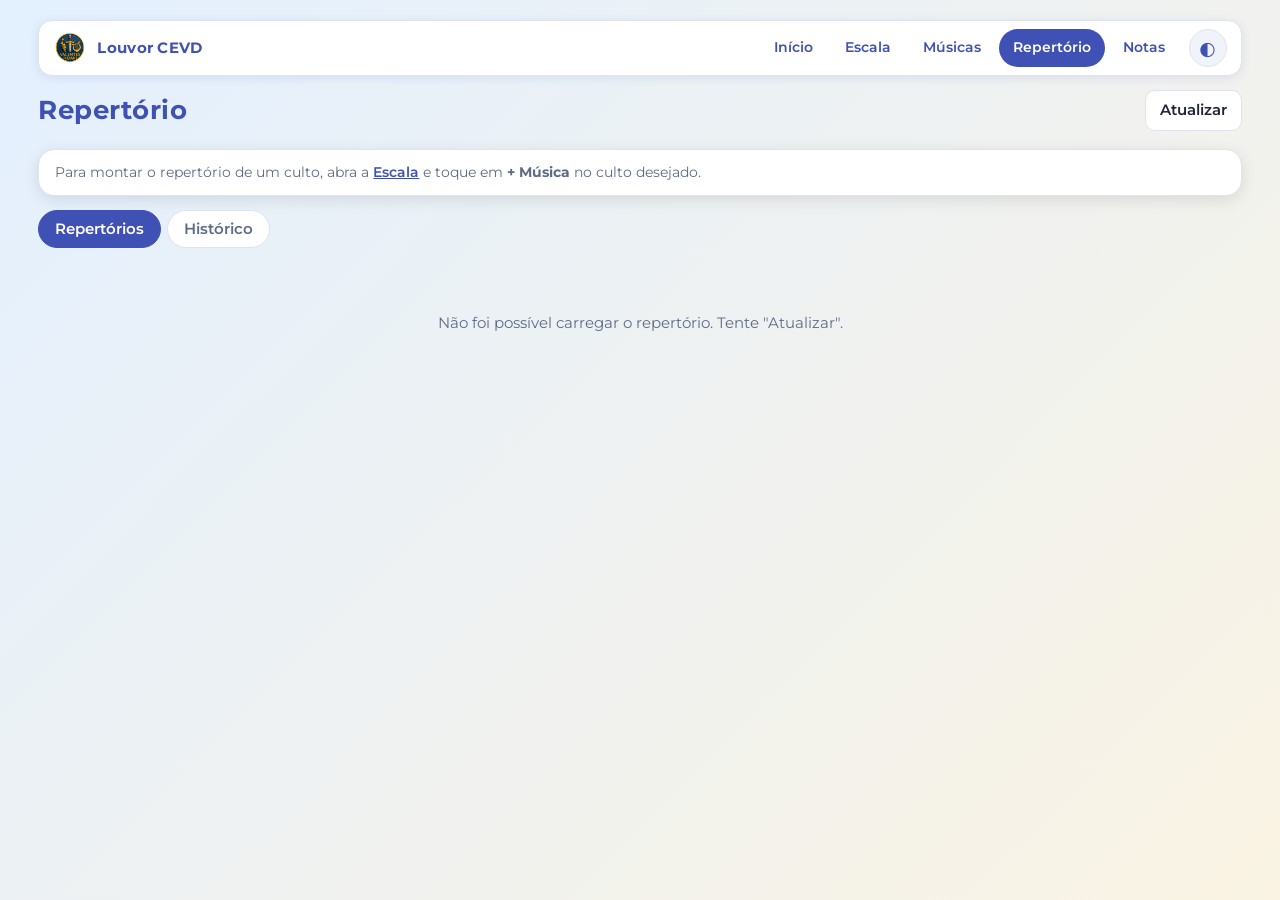
<file: musicas/repertorio.html>
<!doctype html>
<html lang="pt-BR">
<head>
<meta charset="utf-8">
<meta name="viewport" content="width=device-width, initial-scale=1">
<title>Repertório</title>
<meta name="description" content="Repertório do louvor por culto e histórico das músicas cantadas.">
<meta name="theme-color" content="#3f51b5">
<link rel="manifest" href="../manifest.webmanifest">
<link rel="apple-touch-icon" href="../icons/apple-touch-icon.png">
<link rel="stylesheet" href="https://fonts.googleapis.com/css?family=Montserrat:400,500,600,700,800&display=swap">
<link rel="stylesheet" href="../theme.css">
<script src="../theme.js"></script>
<script src="../site.js" defer></script>
<style>
  * { box-sizing: border-box; }
  body { margin: 0; background: var(--bg); background-image: var(--page-bg); background-attachment: fixed; min-height: 100vh; color: var(--text); font: 15px/1.5 var(--font); }
  button, input, select { font: inherit; color: inherit; }
  .wrap { max-width: none; margin: 0 auto; padding: 20px clamp(16px, 3vw, 40px) 60px; }
  header.top { display: flex; align-items: center; justify-content: space-between; gap: 12px; margin: 14px 0 18px; flex-wrap: wrap; }
  h1 { font-size: 26px; margin: 0; letter-spacing: .5px; font-weight: 700; color: var(--brand-text); }
  .sub { color: var(--muted); font-size: 13px; }
  .btn { border: 1px solid var(--border); background: var(--surface); border-radius: 10px; padding: 8px 14px; cursor: pointer; font-weight: 600; transition: background .2s; }
  .btn:hover { background: var(--surface-2); }
  .btn:focus-visible, .tab:focus-visible, input:focus-visible, select:focus-visible, .link:focus-visible { outline: 2px solid var(--brand-text); outline-offset: 2px; }
  .card { background: var(--surface); border: 1px solid var(--border); border-radius: var(--radius); box-shadow: var(--shadow); }

  .tabs { display: flex; gap: 6px; margin-bottom: 14px; flex-wrap: wrap; }
  .tab { border: 1px solid var(--border); background: var(--surface); border-radius: 999px; padding: 7px 16px; cursor: pointer; color: var(--muted); font-weight: 600; }
  .tab[aria-selected="true"] { background: var(--brand); color: var(--on-brand); border-color: var(--brand); }

  .tip { margin: 0 0 14px; padding: 12px 16px; font-size: 14px; color: var(--muted); }
  .tip a { color: var(--brand-text); font-weight: 600; }

  .filters { display: grid; grid-template-columns: 1fr auto; gap: 10px; margin-bottom: 14px; }
  .filters input, .filters select { padding: 9px 12px; border-radius: 10px; border: 1px solid var(--border); background: var(--surface); min-width: 0; }
  .count { color: var(--muted); font-size: 13px; margin-bottom: 10px; }

  .group { margin-bottom: 12px; overflow: hidden; }
  #repList, #histList { display: grid; grid-template-columns: repeat(auto-fill, minmax(min(100%, 480px), 1fr)); gap: 12px; align-items: start; }
  #repList .group, #histList .group { margin-bottom: 0; }
  #repList > .empty, #histList > .empty, #histList > .group:only-child { grid-column: 1 / -1; }
  .group-head { padding: 12px 16px; display: flex; justify-content: space-between; gap: 10px; border-bottom: 1px solid var(--border); flex-wrap: wrap; }
  .group-head strong { color: var(--brand-text); }
  .group-head .when { color: var(--muted); font-size: 13px; }
  table { width: 100%; border-collapse: collapse; font-size: 14px; }
  td { padding: 9px 16px; border-bottom: 1px solid var(--border); vertical-align: top; }
  tr:last-child td { border-bottom: 0; }
  td.tone { width: 92px; font-weight: 600; white-space: nowrap; font-variant-numeric: tabular-nums; }
  td.who { color: var(--muted); text-align: right; white-space: nowrap; }
  td.date { color: var(--muted); width: 100px; white-space: nowrap; font-variant-numeric: tabular-nums; }
  td.act { width: 44px; text-align: right; }
  .tom-btn { font: inherit; font-size: 13px; font-weight: 600; color: var(--muted); background: none; border: 1px dashed transparent; border-radius: 8px; padding: 1px 6px; margin-left: -6px; cursor: pointer; white-space: nowrap; }
  .tom-btn:hover { color: var(--brand-text); border-color: var(--border); }
  .tom-btn.vazio { color: var(--brand-text); border-color: var(--border); }
  .tom-btn:focus-visible { outline: 2px solid var(--brand-text); outline-offset: 2px; }
  .del { border: 0; background: transparent; color: var(--muted); cursor: pointer; padding: 4px 8px; border-radius: 8px; font-size: 18px; line-height: 1; }
  .del:hover { color: #dc2626; background: var(--surface-2); }
  .del:focus-visible { outline: 2px solid var(--brand-text); outline-offset: 2px; }
  td a { color: var(--text); text-decoration: none; font-weight: 500; }
  details.group > summary { list-style: none; cursor: pointer; border-bottom: 0; align-items: center; }
  details.group > summary::-webkit-details-marker { display: none; }
  details.group > summary::before { content: "\25B8"; color: var(--muted); margin-right: 8px; transition: transform .15s; display: inline-block; }
  details.group[open] > summary::before { transform: rotate(90deg); }
  details.group[open] > summary { border-bottom: 1px solid var(--border); }
  details.group > summary:focus-visible { outline: 2px solid var(--brand-text); outline-offset: -2px; }
  details.group > summary .name { flex: 1 1 auto; font-weight: 700; color: var(--brand-text); }
  .hist-tools { display: flex; gap: 8px; margin-bottom: 10px; flex-wrap: wrap; }
  td a:hover { color: var(--brand-text); text-decoration: underline; }

  .empty, .loading { text-align: center; color: var(--muted); padding: 50px 0; }
  .empty a { color: var(--brand-text); font-weight: 600; }
  [hidden] { display: none !important; }

  @media (max-width: 640px) {
    td.who { display: none; }
    td.date { width: 80px; }
    .filters { grid-template-columns: 1fr; }
  }
</style>
</head>
<body>
<main class="wrap">
  <nav class="site-nav rounded" aria-label="Menu principal">
    <div class="site-nav-in">
      <a class="site-brand" href="../"><img src="../logo%20louvor.png" alt="" width="34" height="34"><span>Louvor CEVD</span></a>
      <div class="site-links"><a href="../">Início</a><a href="../escala/">Escala</a><a href="./biblioteca-musicas.html">Músicas</a><a href="./repertorio.html" aria-current="page">Repertório</a><a href="../anotacoes/">Notas</a></div>
      <button type="button" class="theme-btn" data-theme-toggle></button>
    </div>
  </nav>

  <header class="top">
    <div>
      <h1>Repertório</h1>
      <div class="sub" id="updated"></div>
    </div>
    <button class="btn" id="refreshBtn" title="Recarregar dados">Atualizar</button>
  </header>

  <p class="card tip">Para montar o repertório de um culto, abra a <a href="../escala/">Escala</a> e toque em <strong>+ Música</strong> no culto desejado.</p>

  <nav class="tabs" role="tablist" aria-label="Seções">
    <button class="tab" role="tab" aria-selected="true" data-tab="reps">Repertórios</button>
    <button class="tab" role="tab" aria-selected="false" data-tab="hist">Histórico</button>
  </nav>

  <div class="loading" id="loading">Carregando…</div>

  <section id="tab-reps" hidden>
    <div class="filters">
      <input id="repSearch" type="search" placeholder="Buscar música, culto ou ministro…">
    </div>
    <div class="count" id="repCount"></div>
    <div id="repList"></div>
  </section>

  <section id="tab-hist" hidden>
    <div class="filters">
      <input id="histSearch" type="search" placeholder="Buscar música ou ministro…">
      <select id="histGroup">
        <option value="ministro" selected>Por ministro</option>
        <option value="musica">Por música</option>
        <option value="data">Por data</option>
      </select>
    </div>
    <div class="hist-tools" id="histTools">
      <button type="button" class="btn" id="histOpenAll">Expandir todos</button>
      <button type="button" class="btn" id="histCloseAll">Recolher todos</button>
    </div>
    <div class="count" id="histCount"></div>
    <div id="histList"></div>
  </section>
</main>

<script>
  // Dados do app (função pública do Supabase, sem login). O cadastro de músicas no repertório fica na Escala.
  const API_URL = 'https://ipdrbhkzluuwjulkhjkd.supabase.co/functions/v1/repertorio-publico';
  const CACHE_KEY = 'rep-data';

  const $ = (id) => document.getElementById(id);
  let data = { repertorios: [], historico: [] };
  let activeTab = 'reps';
  let loaded = false;

  // ---------- Helpers ----------
  const esc = (s) => String(s ?? '').replace(/[&<>"']/g, (c) => ({ '&': '&amp;', '<': '&lt;', '>': '&gt;', '"': '&quot;', "'": '&#39;' }[c]));
  const norm = (s) => String(s ?? '').normalize('NFD').replace(/[̀-ͯ]/g, '').toLowerCase();
  const fmtDate = (d) => d ? new Date(d.length === 10 ? d + 'T12:00:00' : d).toLocaleDateString('pt-BR') : '—';
  const libLink = (name) => `<a href="./biblioteca-musicas.html?q=${encodeURIComponent(name)}" title="Abrir na biblioteca de músicas">${esc(name)}</a>`;
  const savedLabel = (t) => {
    if (!t) return '';
    const d = new Date(t);
    return ' em ' + d.toLocaleDateString('pt-BR', { day: '2-digit', month: '2-digit' }) + ' às ' +
      d.toLocaleTimeString('pt-BR', { hour: '2-digit', minute: '2-digit' });
  };
  let savedAt = 0;

  // ---------- Abas ----------
  const showTab = (tab) => {
    activeTab = tab;
    document.querySelectorAll('.tab').forEach((t) => t.setAttribute('aria-selected', t.dataset.tab === tab));
    ['reps', 'hist'].forEach((t) => { $('tab-' + t).hidden = t !== tab || !$('loading').hidden; });
  };
  document.querySelectorAll('.tab').forEach((t) => t.onclick = () => showTab(t.dataset.tab));

  // ---------- Dados (a última leitura fica salva no aparelho) ----------
  function applyData(json) {
    data = json;
    $('updated').textContent = 'Atualizado em ' + new Date(json.atualizado_em).toLocaleString('pt-BR');
    renderReps();
    renderHist();
    $('loading').hidden = true;
    loaded = true;
    showTab(activeTab);
  }

  async function loadData() {
    if (!loaded) { $('loading').hidden = false; $('loading').textContent = 'Carregando…'; showTab(activeTab); }
    try {
      const res = await fetch(API_URL, { cache: 'no-store' });
      const json = await res.json();
      if (!res.ok) throw new Error(json.error || `HTTP ${res.status}`);
      applyData(json);
      savedAt = Date.now();
      try { localStorage.setItem(CACHE_KEY, JSON.stringify({ savedAt, json })); } catch {}
    } catch (err) {
      console.error(err);
      if (loaded) {
        $('updated').textContent = 'Sem conexão. Mostrando os dados salvos' + savedLabel(savedAt) + '.';
      } else {
        $('loading').hidden = false;
        $('loading').textContent = 'Não foi possível carregar o repertório. Tente "Atualizar".';
      }
    }
  }
  $('refreshBtn').onclick = () => loadData();

  // ---------- Repertórios ----------
  function renderReps() {
    const q = norm($('repSearch').value);
    const groups = data.repertorios
      .map((r) => ({
        ...r,
        itens: r.itens.filter((i) => !q || norm(r.culto.nome).includes(q) ||
          norm(i.musica).includes(q) || norm(i.cantor).includes(q) || norm(i.ministro).includes(q)),
      }))
      .filter((r) => r.itens.length > 0);

    $('repCount').textContent = `${groups.length} culto(s) com repertório`;
    $('repList').innerHTML = groups.length === 0
      ? '<div class="empty">Nenhum repertório cadastrado ainda.<br>Abra a <a href="../escala/">Escala</a> e use <strong>+ Música</strong> em um culto.</div>'
      : groups.map((r) => `
        <div class="card group">
          <div class="group-head">
            <strong>${esc(r.culto.nome.trim())}</strong>
            <span class="when">${fmtDate(r.culto.data)}${r.culto.horario ? ' · ' + esc(r.culto.horario) : ''} · ${r.itens.length} música(s)</span>
          </div>
          <table>${r.itens.map((i) => `
            <tr>
              <td class="tone">${i.id ? `<button class="tom-btn${i.tom ? '' : ' vazio'}" type="button" title="${i.tom ? 'Editar o tom' : 'Definir o tom'}" data-id="${esc(i.id)}" data-nome="${esc(i.musica)}" data-tom="${esc(i.id_tom ?? '')}" data-tomnome="${esc(i.tom)}">${esc(i.tom || '+ tom')}</button>` : esc(i.tom || '—')}</td>
              <td>${libLink(i.musica)}<div class="sub">${esc(i.cantor)}</div></td>
              <td class="who">${esc(i.ministro)}</td>
              <td class="act">${i.id ? `<button class="del" type="button" title="Excluir do repertório" aria-label="Excluir ${esc(i.musica)} do repertório" data-id="${esc(i.id)}" data-nome="${esc(i.musica)}">&times;</button>` : ''}</td>
            </tr>`).join('')}
          </table>
        </div>`).join('');
  }
  $('repList').addEventListener('click', (e) => {
    const tb = e.target.closest('.tom-btn');
    if (tb && window.SiteRep && window.SiteRep.editarTom) {
      let atual = tb.dataset.tom === '' ? null : Number(tb.dataset.tom);
      if (atual === null && tb.dataset.tomnome) {
        const achado = (data.tons || []).find((t) => t.nome === tb.dataset.tomnome);
        atual = achado ? achado.id : null;
      }
      window.SiteRep.editarTom({ id: tb.dataset.id, nome: tb.dataset.nome, tomAtual: atual, tons: data.tons || [], apiUrl: API_URL, pinRequired: Boolean(data.pin_obrigatorio), onDone: loadData });
      return;
    }
    const btn = e.target.closest('.del');
    if (!btn || !window.SiteRep) return;
    window.SiteRep.excluir({ id: btn.dataset.id, nome: btn.dataset.nome, apiUrl: API_URL, pinRequired: Boolean(data.pin_obrigatorio), onDone: loadData });
  });
  $('repSearch').addEventListener('input', renderReps);

  // ---------- Histórico ----------
  function renderHist() {
    const q = norm($('histSearch').value);
    const mode = $('histGroup').value;
    const list = data.historico.filter((h) => !q ||
      norm(h.musica).includes(q) || norm(h.cantor).includes(q) || norm(h.ministro).includes(q));

    $('histCount').textContent = `${list.length} música(s) cantada(s)`;
    $('histTools').hidden = mode === 'data';
    if (list.length === 0) { $('histList').innerHTML = '<div class="empty">Nenhuma música no histórico.</div>'; return; }

    if (mode === 'data') {
      $('histList').innerHTML = `<div class="card group"><table>${list.map((h) => `
        <tr>
          <td class="date">${fmtDate(h.data)}</td>
          <td>${libLink(h.musica)}<div class="sub">${esc(h.cantor)}</div></td>
          <td class="tone">${esc(h.tom || '—')}</td>
          <td class="who">${esc(h.ministro)}</td>
        </tr>`).join('')}</table></div>`;
      return;
    }

    const key = mode === 'ministro' ? (h) => h.ministro : (h) => `${h.musica}\u0000${h.cantor}`;
    const groups = new Map();
    list.forEach((h) => {
      const k = key(h);
      if (!groups.has(k)) groups.set(k, []);
      groups.get(k).push(h);
    });
    const sorted = [...groups.entries()].sort((a, b) => b[1].length - a[1].length || a[0].localeCompare(b[0], 'pt-BR'));

    // Cada ministro (ou música) vira um bloco recolhido; abre sozinho quando há busca.
    const open = q ? ' open' : '';
    $('histList').innerHTML = sorted.map(([k, items]) => {
      const title = mode === 'ministro'
        ? esc(k)
        : `${esc(items[0].musica)} <span class="sub">${esc(items[0].cantor)}</span>`;
      return `
        <details class="card group"${open}>
          <summary class="group-head">
            <span class="name">${title}</span>
            <span class="when">${items.length}× cantada(s)</span>
          </summary>
          <table>${items.map((h) => `
            <tr>
              <td class="date">${fmtDate(h.data)}</td>
              <td>${mode === 'ministro' ? `${libLink(h.musica)}<div class="sub">${esc(h.cantor)}</div>` : esc(h.ministro)}</td>
              <td class="tone">${esc(h.tom || '—')}</td>
            </tr>`).join('')}
          </table>
        </details>`;
    }).join('');
  }
  $('histOpenAll').onclick = () => document.querySelectorAll('#histList details').forEach((d) => { d.open = true; });
  $('histCloseAll').onclick = () => document.querySelectorAll('#histList details').forEach((d) => { d.open = false; });
  $('histSearch').addEventListener('input', renderHist);
  $('histGroup').addEventListener('input', renderHist);

  try {
    const saved = JSON.parse(localStorage.getItem(CACHE_KEY) || 'null');
    if (saved && saved.json && Array.isArray(saved.json.repertorios)) {
      savedAt = saved.savedAt || 0;
      applyData(saved.json);
      $('updated').textContent = 'Dados salvos' + savedLabel(savedAt) + '. Atualizando…';
    }
  } catch {}
  loadData();
</script>
</body>
</html>
</file>
<file: theme.css>
/* Tema único do site (claro e escuro). Todas as páginas usam estas variáveis. */
:root {
  --font: "Montserrat", "Segoe UI", system-ui, -apple-system, Arial, sans-serif;
  --bg: #e3f0ff;
  --page-bg: linear-gradient(135deg, #e3f0ff 0%, #faf3e3 100%);
  --surface: #ffffff;
  --surface-2: #f1f3fb;
  --border: #dfe3f0;
  --text: #1f2533;
  --muted: #5f6b85;
  --brand: #3f51b5;
  --brand-dark: #283593;
  --brand-text: #3f51b5;
  --brand-soft: #e8ebfa;
  --on-brand: #ffffff;
  --coral: #e5532d;
  --coral-dark: #c4421f;
  --today: #b4570a;
  --today-soft: #fdebd6;
  --warn: #b45309;
  --empty: #8b97a4;
  --radius: 16px;
  --shadow: 0 4px 16px rgba(0, 0, 0, 0.10);
  color-scheme: light;
}
@media (prefers-color-scheme: dark) {
  :root:not([data-theme="light"]) {
    --bg: #0f1626;
    --page-bg: linear-gradient(135deg, #0f1626 0%, #1b1a17 100%);
    --surface: #172033;
    --surface-2: #1d2740;
    --border: #2a3552;
    --text: #e6e9ef;
    --muted: #a5afc0;
    --brand: #5361bd;
    --brand-dark: #6b79d1;
    --brand-text: #9fb0ff;
    --brand-soft: #1f2b52;
    --on-brand: #ffffff;
    --coral: #e5532d;
    --coral-dark: #ff6b3d;
    --today: #f0a15a;
    --today-soft: #3a2815;
    --warn: #fbbf24;
    --empty: #6f7d8b;
    --shadow: 0 4px 16px rgba(0, 0, 0, 0.5);
    color-scheme: dark;
  }
}
:root[data-theme="dark"] {
  --bg: #0f1626;
  --page-bg: linear-gradient(135deg, #0f1626 0%, #1b1a17 100%);
  --surface: #172033;
  --surface-2: #1d2740;
  --border: #2a3552;
  --text: #e6e9ef;
  --muted: #a5afc0;
  --brand: #5361bd;
  --brand-dark: #6b79d1;
  --brand-text: #9fb0ff;
  --brand-soft: #1f2b52;
  --on-brand: #ffffff;
  --coral: #e5532d;
  --coral-dark: #ff6b3d;
  --today: #f0a15a;
  --today-soft: #3a2815;
  --warn: #fbbf24;
  --empty: #6f7d8b;
  --shadow: 0 4px 16px rgba(0, 0, 0, 0.5);
  color-scheme: dark;
}

/* Botão de alternar tema */
.theme-btn { width: 38px; height: 38px; flex: none; border-radius: 50%; border: 1px solid var(--border); background: var(--surface-2); color: var(--brand-text); cursor: pointer; display: inline-grid; place-items: center; font-size: 19px; line-height: 1; padding: 0; }
.theme-btn::before { content: "\25D0"; }
.theme-btn:hover { background: var(--brand-soft); }
.theme-btn:focus-visible { outline: 2px solid var(--brand-text); outline-offset: 2px; }
.theme-fab { position: fixed; top: 12px; right: 12px; z-index: 40; box-shadow: var(--shadow); }

/* Menu do site (páginas Escala e Músicas) */
.site-nav { background: var(--surface); box-shadow: 0 2px 10px rgba(63, 81, 181, 0.12); position: sticky; top: 0; z-index: 50; }
.site-nav.rounded { border: 1px solid var(--border); border-radius: 14px; margin-bottom: 4px; }
.site-nav-in { max-width: 1400px; margin: 0 auto; padding: 8px 14px; display: flex; align-items: center; gap: 10px; flex-wrap: wrap; }
.site-brand { display: flex; align-items: center; gap: 10px; font-weight: 700; color: var(--brand-text); text-decoration: none; letter-spacing: .3px; }
.site-brand img { border-radius: 50%; background: var(--surface); }
.site-links { display: flex; gap: 4px; margin-left: auto; }
.site-links a { padding: 8px 14px; border-radius: 999px; font-weight: 600; font-size: .95em; color: var(--brand-text); text-decoration: none; }
.site-links a:hover { background: var(--brand-soft); }
.site-links a[aria-current="page"] { background: var(--brand); color: var(--on-brand); }
.site-brand:focus-visible, .site-links a:focus-visible { outline: 2px solid var(--brand-text); outline-offset: 2px; }
@media (max-width: 700px) { .site-brand span { display: none; } .site-nav-in { padding: 8px 10px; gap: 6px; } .site-links { gap: 0; } .site-links a { padding: 8px 9px; font-size: .88em; } }
@media (max-width: 380px) { .site-links a { padding: 8px 6px; font-size: .8em; } }
/* celular: logo e tema na primeira linha, links na segunda (cabem os cinco, sem quebrar o botão de tema) */
@media (max-width: 480px) { .site-nav-in { gap: 4px 8px; } .site-brand { order: 1; } .theme-btn { order: 2; margin-left: auto; } .site-links { order: 3; flex: 1 1 100%; margin-left: 0; justify-content: space-between; } .site-links a { padding: 8px 8px; font-size: .88em; } }

/* Aviso de versão nova */
.update-bar { position: fixed; left: 12px; right: 12px; bottom: 12px; z-index: 2000; max-width: 480px; margin: 0 auto; display: flex; align-items: center; gap: 10px; flex-wrap: wrap; background: var(--surface); color: var(--text); border: 1px solid var(--border); border-radius: 12px; padding: 12px 14px; box-shadow: var(--shadow); font-size: 14px; }
.update-bar span { flex: 1 1 160px; font-weight: 600; }
.update-bar button { font: inherit; font-weight: 600; border: 0; border-radius: 8px; padding: 8px 14px; background: var(--brand); color: var(--on-brand); cursor: pointer; }
.update-bar button.ghost { background: var(--surface-2); color: var(--brand-text); border: 1px solid var(--border); }
.update-bar button:focus-visible { outline: 2px solid var(--brand-text); outline-offset: 2px; }

/* Diálogo de confirmação (excluir do repertório) */
dialog.dlg { border: 1px solid var(--border); border-radius: var(--radius); background: var(--surface); color: var(--text); padding: 0; width: min(420px, calc(100vw - 24px)); }
dialog.dlg::backdrop { background: rgba(0, 0, 0, .55); }
.dlg-form { display: grid; gap: 12px; padding: 18px; font-family: var(--font); }
.dlg-form h2 { margin: 0; font-size: 20px; color: var(--brand-text); }
.dlg-form p { margin: 0; overflow-wrap: anywhere; }
.dlg-form label { display: grid; gap: 5px; font-size: 13px; font-weight: 600; color: var(--muted); }
.dlg-form input { width: 100%; padding: 10px 12px; border-radius: 10px; border: 1px solid var(--border); background: var(--bg); color: var(--text); font: inherit; font-weight: 400; }
.dlg-msg { font-size: 13px; min-height: 1.2em; color: var(--muted); }
.dlg-msg.err { color: #dc2626; }
.dlg-actions { display: flex; gap: 8px; justify-content: flex-end; }
.dlg-btn { font: inherit; font-weight: 600; border: 1px solid var(--border); background: var(--surface-2); color: var(--text); border-radius: 10px; padding: 8px 16px; cursor: pointer; }
.dlg-btn.danger { background: #dc2626; border-color: #dc2626; color: #fff; }
.dlg-btn:disabled { opacity: .6; cursor: default; }
.dlg-btn:focus-visible, .dlg-form input:focus-visible { outline: 2px solid var(--brand-text); outline-offset: 2px; }
.dlg-form select { width: 100%; padding: 10px 12px; border-radius: 10px; border: 1px solid var(--border); background: var(--bg); color: var(--text); font: inherit; font-weight: 400; }
.dlg-form select:focus-visible { outline: 2px solid var(--brand-text); outline-offset: 2px; }
.dlg-btn.primary { background: var(--brand); border-color: var(--brand); color: var(--on-brand); }
</file>
